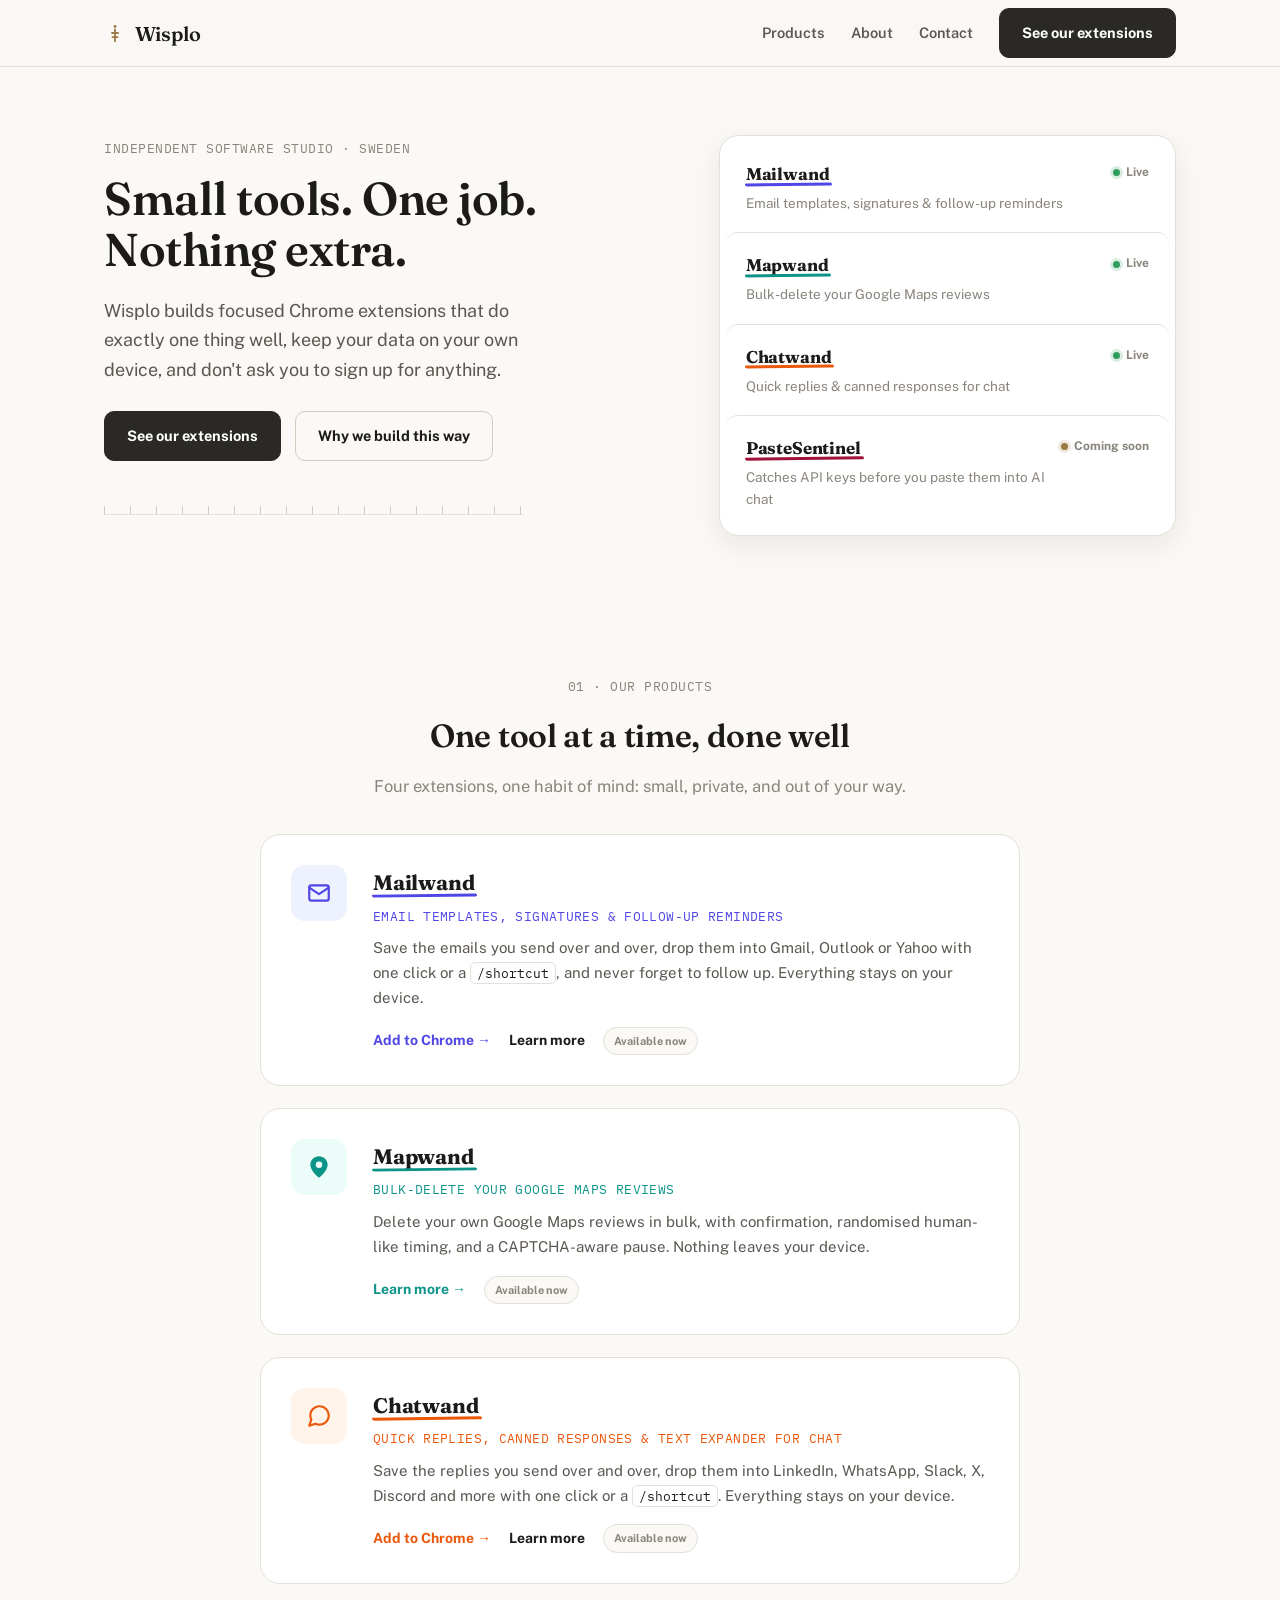
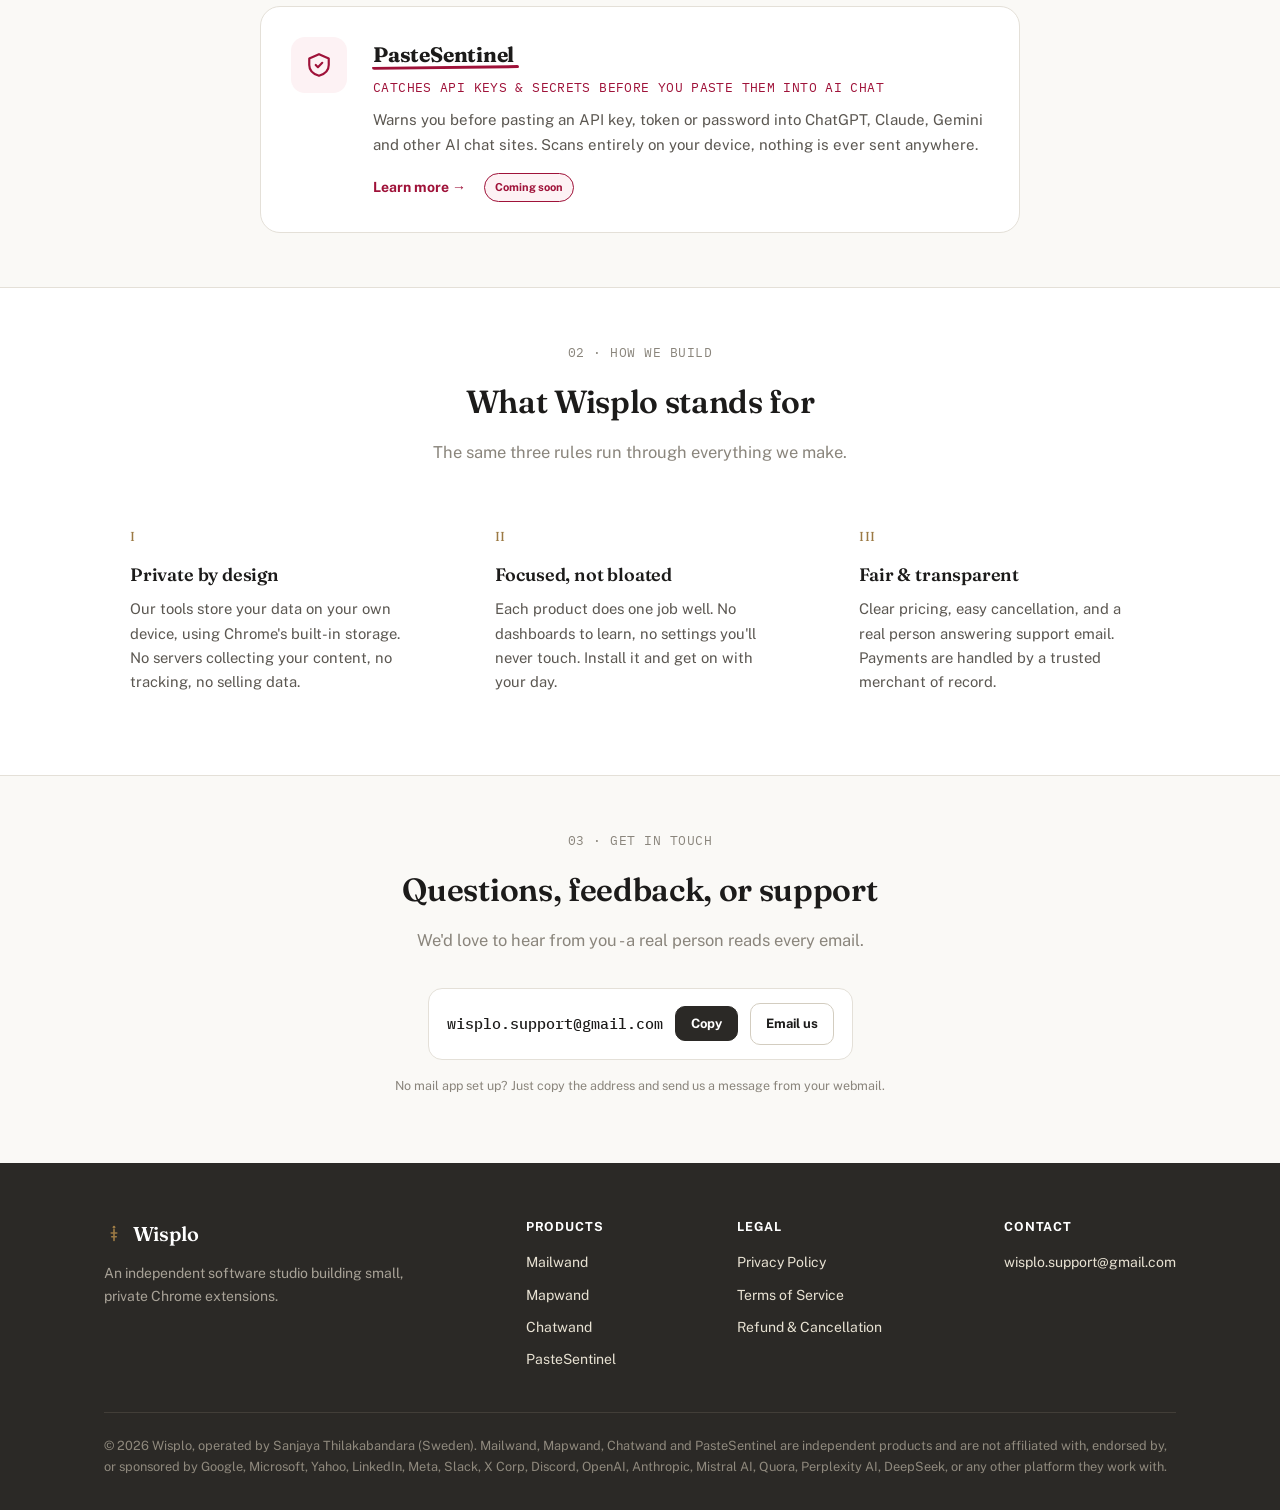
<file: index.html>
<!DOCTYPE html>
<html lang="en">
<head>
<meta charset="utf-8" />
<meta name="viewport" content="width=device-width, initial-scale=1" />
<title>Wisplo - Small, private Chrome extensions that stay on your device</title>
<meta name="description" content="Wisplo builds small, private Chrome extensions: Mailwand (email templates & reminders), Mapwand (bulk-delete Google Maps reviews) and Chatwand (quick replies for chat). No accounts, no servers." />
<meta name="keywords" content="Wisplo, Mailwand, Mapwand, Chatwand, Chrome extensions, email templates extension, quick reply extension, bulk delete Google Maps reviews, private browser extensions" />
<link rel="canonical" href="https://wisplo.github.io/" />

<meta property="og:type" content="website" />
<meta property="og:site_name" content="Wisplo" />
<meta property="og:title" content="Wisplo - Small, private Chrome extensions that stay on your device" />
<meta property="og:description" content="Mailwand, Mapwand and Chatwand: focused browser tools with no accounts, no tracking, and no data leaving your device." />
<meta property="og:url" content="https://wisplo.github.io/" />
<meta name="twitter:card" content="summary" />
<meta name="twitter:title" content="Wisplo - Small, private Chrome extensions" />
<meta name="twitter:description" content="Mailwand, Mapwand and Chatwand: focused browser tools with no accounts, no tracking, and no data leaving your device." />

<link rel="icon" href="data:image/svg+xml,%3Csvg xmlns='http://www.w3.org/2000/svg' viewBox='0 0 24 24' fill='none' stroke='%231c1b1a' stroke-width='2' stroke-linecap='round'%3E%3Ccircle cx='12' cy='5' r='1.6' fill='%231c1b1a' stroke='none'/%3E%3Cline x1='12' y1='8' x2='12' y2='21'/%3E%3Cline x1='8.7' y1='12' x2='15.3' y2='12'/%3E%3Cline x1='9.3' y1='16.5' x2='14.7' y2='16.5'/%3E%3C/svg%3E" />

<link rel="preconnect" href="https://fonts.googleapis.com" />
<link rel="preconnect" href="https://fonts.gstatic.com" crossorigin />
<link href="https://fonts.googleapis.com/css2?family=Fraunces:opsz,wght@9..144,500;9..144,600&family=Public+Sans:wght@400;500;600;700&family=IBM+Plex+Mono:wght@500&display=swap" rel="stylesheet" />
<link rel="stylesheet" href="styles.css" />

<script type="application/ld+json">
{
  "@context": "https://schema.org",
  "@type": "Organization",
  "name": "Wisplo",
  "url": "https://wisplo.github.io/",
  "email": "wisplo.support@gmail.com",
  "founder": { "@type": "Person", "name": "Sanjaya Thilakabandara" },
  "areaServed": "Worldwide",
  "sameAs": [
    "https://chromewebstore.google.com/detail/mailwand-%E2%80%94-email-template/bdbcpodclhigbdpkjklegboafaabkldg",
    "https://chromewebstore.google.com/detail/chatwand-quick-replies-ca/enoifickfoncepigjicllgffecklnncp"
  ]
}
</script>

<style>
  .hero { padding: 68px 0 var(--space-7); }
  .hero-grid {
    display: grid;
    grid-template-columns: 1.1fr 0.9fr;
    gap: 56px;
    align-items: start;
  }
  @media (max-width: 880px) {
    .hero-grid { grid-template-columns: 1fr; gap: 40px; }
  }
  .hero h1 {
    font-size: 46px;
    line-height: 1.12;
    margin: 0 0 20px;
    max-width: 560px;
  }
  .hero p.lead {
    font-size: 18px;
    max-width: 460px;
    margin: 0 0 26px;
  }
  @media (max-width: 560px) {
    .hero h1 { font-size: 34px; }
  }
  .roster {
    background: var(--paper-raised);
    border: 1px solid var(--hairline);
    border-radius: var(--radius-lg);
    padding: 6px;
    box-shadow: var(--shadow-md);
  }
  .roster-item {
    display: flex;
    align-items: flex-start;
    justify-content: space-between;
    gap: 14px;
    padding: 18px 20px;
    text-decoration: none;
    border-radius: 12px;
  }
  .roster-item + .roster-item {
    border-top: 1px solid var(--hairline);
  }
  .roster-item:hover {
    background: var(--paper);
    text-decoration: none;
  }
  .roster-item h3 {
    font-size: 17px;
    margin: 0 0 4px;
    color: var(--ink);
  }
  .roster-item p {
    margin: 0;
    font-size: 13.5px;
    color: var(--ink-faint);
  }
  .roster-status {
    display: flex;
    align-items: center;
    gap: 6px;
    font-size: 12px;
    font-weight: 700;
    color: var(--ink-faint);
    white-space: nowrap;
    margin-top: 3px;
  }
  .roster-status .dot {
    width: 7px;
    height: 7px;
    border-radius: 50%;
    background: #2f9e5c;
    box-shadow: 0 0 0 3px rgba(47, 158, 92, 0.18);
  }
  .roster-status--pending .dot {
    background: var(--studio-brass);
    box-shadow: 0 0 0 3px rgba(156, 122, 68, 0.18);
  }
  .products {
    display: grid;
    grid-template-columns: 1fr;
    gap: 22px;
    max-width: 760px;
    margin: 0 auto;
  }
  .product {
    display: grid;
    grid-template-columns: 60px 1fr;
    gap: 22px;
    border: 1px solid var(--hairline);
    border-radius: var(--radius-lg);
    padding: 30px;
    background: var(--paper-raised);
  }
  @media (max-width: 560px) {
    .product { grid-template-columns: 1fr; }
  }
  .product .logo {
    width: 56px;
    height: 56px;
    border-radius: 14px;
    display: flex;
    align-items: center;
    justify-content: center;
  }
  .product h3 {
    font-size: 21px;
    margin: 0 0 6px;
  }
  .product .tagline {
    font-family: var(--font-mono);
    font-size: 12.5px;
    text-transform: uppercase;
    letter-spacing: 0.03em;
    margin: 0 0 10px;
    color: var(--ink-faint);
  }
  .product p.desc {
    margin: 0 0 16px;
    font-size: 15px;
  }
  .product .links {
    display: flex;
    gap: 18px;
    align-items: center;
    font-size: 14px;
    font-weight: 700;
    flex-wrap: wrap;
  }
  .product .links a {
    text-decoration: none;
  }
  .values {
    display: grid;
    grid-template-columns: repeat(3, 1fr);
    gap: 22px;
  }
  @media (max-width: 720px) {
    .values { grid-template-columns: 1fr; }
  }
  .val {
    padding: 26px;
  }
  .val .num {
    font-family: var(--font-display);
    font-size: 13px;
    color: var(--studio-brass);
    margin-bottom: 12px;
    letter-spacing: 0.02em;
  }
  .val h3 {
    font-size: 18px;
    margin: 0 0 8px;
  }
  .val p {
    margin: 0;
    font-size: 14.75px;
  }
  .contact-card {
    display: inline-flex;
    align-items: center;
    gap: 12px;
    border: 1px solid var(--hairline);
    border-radius: 14px;
    padding: 14px 18px;
    background: var(--paper-raised);
    flex-wrap: wrap;
    justify-content: center;
  }
  .contact-card span.addr {
    font-family: var(--font-mono);
    font-weight: 500;
    color: var(--ink);
    font-size: 15px;
  }
</style>
</head>
<body>

<header class="nav">
  <div class="wrap nav-inner">
    <a class="brand" href="index.html">
      <svg viewBox="0 0 24 24" width="22" height="22" fill="none" stroke="currentColor" stroke-width="2" stroke-linecap="round"><circle cx="12" cy="5" r="1.6" fill="currentColor" stroke="none"/><line x1="12" y1="8" x2="12" y2="21"/><line x1="8.7" y1="12" x2="15.3" y2="12"/><line x1="9.3" y1="16.5" x2="14.7" y2="16.5"/></svg>
      Wisplo
    </a>
    <nav class="nav-links">
      <a href="#products">Products</a>
      <a href="#about">About</a>
      <a href="#contact">Contact</a>
      <a class="btn" href="#products">See our extensions</a>
    </nav>
  </div>
</header>

<section class="hero">
  <div class="wrap hero-grid">
    <div>
      <span class="eyebrow">Independent software studio &middot; Sweden</span>
      <h1>Small tools. One job. Nothing extra.</h1>
      <p class="lead">Wisplo builds focused Chrome extensions that do exactly one thing well, keep your data on your own device, and don't ask you to sign up for anything.</p>
      <div style="display:flex; gap:14px; flex-wrap:wrap;">
        <a class="btn" href="#products">See our extensions</a>
        <a class="btn ghost" href="#about">Why we build this way</a>
      </div>
      <div class="tick-rule" style="margin-top:44px; max-width:420px;"></div>
    </div>

    <div class="roster">
      <a class="roster-item" href="mailwand.html">
        <div>
          <h3><span class="mark mark--mailwand">Mailwand</span></h3>
          <p>Email templates, signatures &amp; follow-up reminders</p>
        </div>
        <span class="roster-status"><span class="dot"></span>Live</span>
      </a>
      <a class="roster-item" href="mapwand.html">
        <div>
          <h3><span class="mark mark--mapwand">Mapwand</span></h3>
          <p>Bulk-delete your Google Maps reviews</p>
        </div>
        <span class="roster-status"><span class="dot"></span>Live</span>
      </a>
      <a class="roster-item" href="chatwand.html">
        <div>
          <h3><span class="mark mark--chatwand">Chatwand</span></h3>
          <p>Quick replies &amp; canned responses for chat</p>
        </div>
        <span class="roster-status"><span class="dot"></span>Live</span>
      </a>
      <a class="roster-item" href="pastesentinel.html">
        <div>
          <h3><span class="mark mark--pastesentinel">PasteSentinel</span></h3>
          <p>Catches API keys before you paste them into AI chat</p>
        </div>
        <span class="roster-status roster-status--pending"><span class="dot"></span>Coming soon</span>
      </a>
    </div>
  </div>
</section>

<section id="products">
  <div class="wrap">
    <span class="eyebrow" style="display:flex; justify-content:center;">01 &middot; Our products</span>
    <h2 class="sec">One tool at a time, done well</h2>
    <p class="sub">Four extensions, one habit of mind: small, private, and out of your way.</p>

    <div class="products">
      <div class="product">
        <div class="logo" style="background:var(--mailwand-soft);">
          <svg viewBox="0 0 24 24" width="26" height="26" fill="none" stroke="var(--mailwand)" stroke-width="2" stroke-linecap="round" stroke-linejoin="round"><rect x="3" y="5" width="18" height="14" rx="2"/><path d="m3 7 9 6 9-6"/></svg>
        </div>
        <div>
          <h3><span class="mark mark--mailwand">Mailwand</span></h3>
          <p class="tagline" style="color:var(--mailwand);">Email templates, signatures &amp; follow-up reminders</p>
          <p class="desc">Save the emails you send over and over, drop them into Gmail, Outlook or Yahoo with one click or a <code>/shortcut</code>, and never forget to follow up. Everything stays on your device.</p>
          <div class="links">
            <a href="https://chromewebstore.google.com/detail/mailwand-%E2%80%94-email-template/bdbcpodclhigbdpkjklegboafaabkldg" target="_blank" rel="noopener" style="color:var(--mailwand);">Add to Chrome &rarr;</a>
            <a href="mailwand.html" style="color:var(--ink);">Learn more</a>
            <span class="badge">Available now</span>
          </div>
        </div>
      </div>

      <div class="product">
        <div class="logo" style="background:var(--mapwand-soft);">
          <svg viewBox="0 0 24 24" width="26" height="26" fill="var(--mapwand)"><path d="M12 2C7.6 2 4 5.6 4 10c0 4.4 5.2 10 8 12 2.8-2 8-7.6 8-12 0-4.4-3.6-8-8-8zm0 11a3 3 0 110-6 3 3 0 010 6z"/></svg>
        </div>
        <div>
          <h3><span class="mark mark--mapwand">Mapwand</span></h3>
          <p class="tagline" style="color:var(--mapwand);">Bulk-delete your Google Maps reviews</p>
          <p class="desc">Delete your own Google Maps reviews in bulk, with confirmation, randomised human-like timing, and a CAPTCHA-aware pause. Nothing leaves your device.</p>
          <div class="links">
            <a href="mapwand.html" style="color:var(--mapwand);">Learn more &rarr;</a>
            <span class="badge">Available now</span>
          </div>
        </div>
      </div>

      <div class="product">
        <div class="logo" style="background:var(--chatwand-soft);">
          <svg viewBox="0 0 24 24" width="26" height="26" fill="none" stroke="var(--chatwand)" stroke-width="2" stroke-linecap="round" stroke-linejoin="round"><path d="M21 11.5a8.38 8.38 0 0 1-.9 3.8 8.5 8.5 0 0 1-7.6 4.7 8.38 8.38 0 0 1-3.8-.9L3 21l1.9-5.7a8.38 8.38 0 0 1-.9-3.8 8.5 8.5 0 0 1 4.7-7.6 8.38 8.38 0 0 1 3.8-.9h.5a8.48 8.48 0 0 1 8 8v.5z"/></svg>
        </div>
        <div>
          <h3><span class="mark mark--chatwand">Chatwand</span></h3>
          <p class="tagline" style="color:var(--chatwand);">Quick replies, canned responses &amp; text expander for chat</p>
          <p class="desc">Save the replies you send over and over, drop them into LinkedIn, WhatsApp, Slack, X, Discord and more with one click or a <code>/shortcut</code>. Everything stays on your device.</p>
          <div class="links">
            <a href="https://chromewebstore.google.com/detail/chatwand-quick-replies-ca/enoifickfoncepigjicllgffecklnncp" target="_blank" rel="noopener" style="color:var(--chatwand);">Add to Chrome &rarr;</a>
            <a href="chatwand.html" style="color:var(--ink);">Learn more</a>
            <span class="badge">Available now</span>
          </div>
        </div>
      </div>

      <div class="product">
        <div class="logo" style="background:var(--pastesentinel-soft);">
          <svg viewBox="0 0 24 24" width="26" height="26" fill="none" stroke="var(--pastesentinel)" stroke-width="2" stroke-linecap="round" stroke-linejoin="round"><path d="M12 2 3 6v6c0 5 4 8.5 9 10 5-1.5 9-5 9-10V6z"/><path d="m9 12 2 2 4-4"/></svg>
        </div>
        <div>
          <h3><span class="mark mark--pastesentinel">PasteSentinel</span></h3>
          <p class="tagline" style="color:var(--pastesentinel);">Catches API keys &amp; secrets before you paste them into AI chat</p>
          <p class="desc">Warns you before pasting an API key, token or password into ChatGPT, Claude, Gemini and other AI chat sites. Scans entirely on your device, nothing is ever sent anywhere.</p>
          <div class="links">
            <a href="pastesentinel.html" style="color:var(--pastesentinel);">Learn more &rarr;</a>
            <span class="badge" style="color:var(--pastesentinel); border-color:var(--pastesentinel); background:var(--pastesentinel-soft);">Coming soon</span>
          </div>
        </div>
      </div>
    </div>
  </div>
</section>

<section id="about" class="alt">
  <div class="wrap">
    <span class="eyebrow" style="display:flex; justify-content:center;">02 &middot; How we build</span>
    <h2 class="sec">What Wisplo stands for</h2>
    <p class="sub">The same three rules run through everything we make.</p>
    <div class="values">
      <div class="val">
        <div class="num">I</div>
        <h3>Private by design</h3>
        <p>Our tools store your data on your own device, using Chrome's built-in storage. No servers collecting your content, no tracking, no selling data.</p>
      </div>
      <div class="val">
        <div class="num">II</div>
        <h3>Focused, not bloated</h3>
        <p>Each product does one job well. No dashboards to learn, no settings you'll never touch. Install it and get on with your day.</p>
      </div>
      <div class="val">
        <div class="num">III</div>
        <h3>Fair &amp; transparent</h3>
        <p>Clear pricing, easy cancellation, and a real person answering support email. Payments are handled by a trusted merchant of record.</p>
      </div>
    </div>
  </div>
</section>

<section id="contact">
  <div class="wrap" style="text-align:center;">
    <span class="eyebrow" style="display:flex; justify-content:center;">03 &middot; Get in touch</span>
    <h2 class="sec">Questions, feedback, or support</h2>
    <p class="sub">We'd love to hear from you - a real person reads every email.</p>
    <div class="contact-card">
      <span class="addr" id="contactEmail">wisplo.support@gmail.com</span>
      <button id="copyEmail" class="btn" style="padding:9px 15px; font-size:13px;">Copy</button>
      <a class="btn ghost" style="padding:9px 15px; font-size:13px;" href="mailto:wisplo.support@gmail.com">Email us</a>
    </div>
    <p style="font-size:12.5px; color:var(--ink-faint); margin-top:16px;">No mail app set up? Just copy the address and send us a message from your webmail.</p>
  </div>
</section>

<footer class="site">
  <div class="wrap">
    <div class="cols">
      <div style="max-width:300px;">
        <div class="brand" style="display:flex; align-items:center; gap:9px; margin-bottom:12px;">
          <svg viewBox="0 0 24 24" width="20" height="20" fill="none" stroke="currentColor" stroke-width="2" stroke-linecap="round"><circle cx="12" cy="5" r="1.6" fill="currentColor" stroke="none"/><line x1="12" y1="8" x2="12" y2="21"/><line x1="8.7" y1="12" x2="15.3" y2="12"/><line x1="9.3" y1="16.5" x2="14.7" y2="16.5"/></svg>
          Wisplo
        </div>
        <p style="margin:0; color:#a8a297;">An independent software studio building small, private Chrome extensions.</p>
      </div>
      <div>
        <h4>Products</h4>
        <ul>
          <li><a href="mailwand.html">Mailwand</a></li>
          <li><a href="mapwand.html">Mapwand</a></li>
          <li><a href="chatwand.html">Chatwand</a></li>
          <li><a href="pastesentinel.html">PasteSentinel</a></li>
        </ul>
      </div>
      <div>
        <h4>Legal</h4>
        <ul>
          <li><a href="privacy-policy.html">Privacy Policy</a></li>
          <li><a href="terms.html">Terms of Service</a></li>
          <li><a href="refund.html">Refund &amp; Cancellation</a></li>
        </ul>
      </div>
      <div>
        <h4>Contact</h4>
        <ul>
          <li><a href="mailto:wisplo.support@gmail.com">wisplo.support@gmail.com</a></li>
        </ul>
      </div>
    </div>
    <div class="legal">
      &copy; <span id="yr">2026</span> Wisplo, operated by Sanjaya Thilakabandara (Sweden). Mailwand, Mapwand, Chatwand and PasteSentinel are independent products and are not affiliated with, endorsed by, or sponsored by Google, Microsoft, Yahoo, LinkedIn, Meta, Slack, X Corp, Discord, OpenAI, Anthropic, Mistral AI, Quora, Perplexity AI, DeepSeek, or any other platform they work with.
    </div>
  </div>
</footer>

<script>
  document.getElementById('yr').textContent = new Date().getFullYear();
  const copyBtn = document.getElementById('copyEmail');
  if (copyBtn) {
    copyBtn.addEventListener('click', () => {
      navigator.clipboard.writeText('wisplo.support@gmail.com').then(() => {
        const original = copyBtn.textContent;
        copyBtn.textContent = 'Copied';
        setTimeout(() => { copyBtn.textContent = original; }, 1600);
      });
    });
  }
</script>

</body>
</html>
</file>
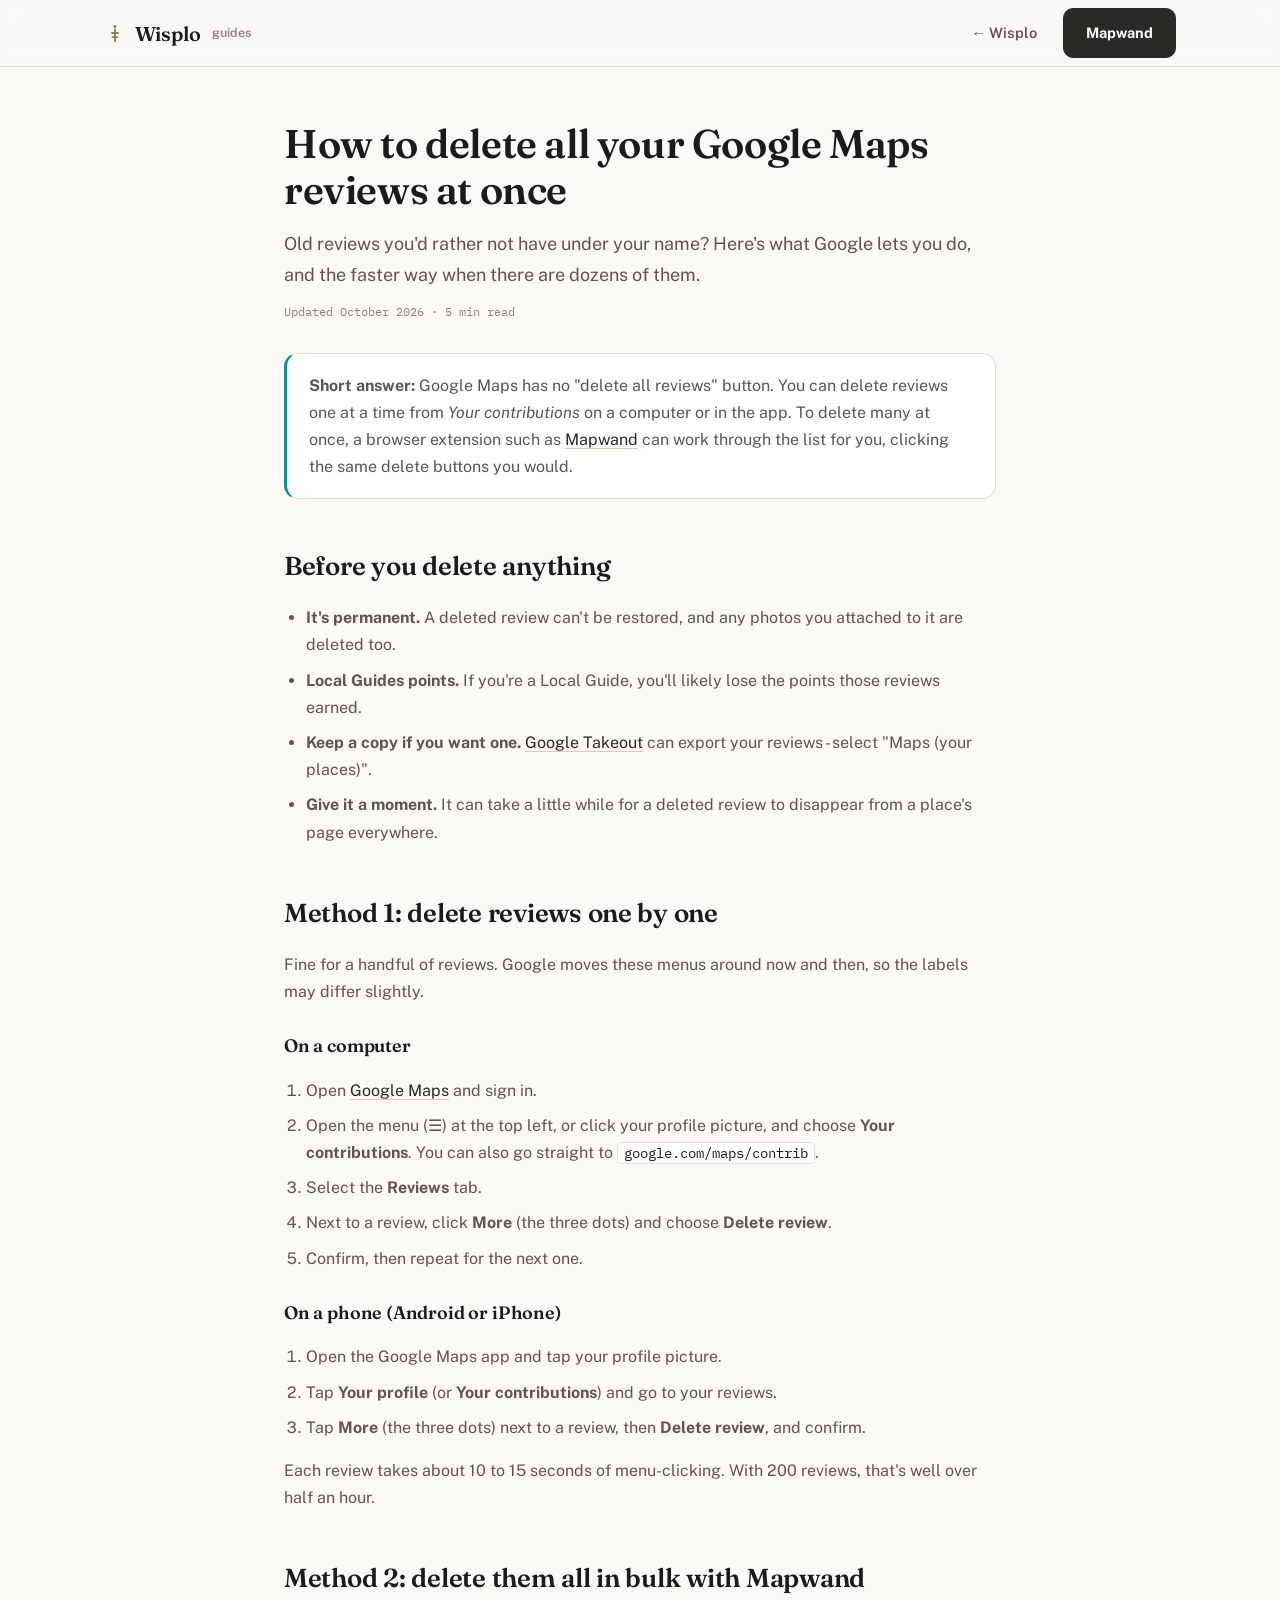
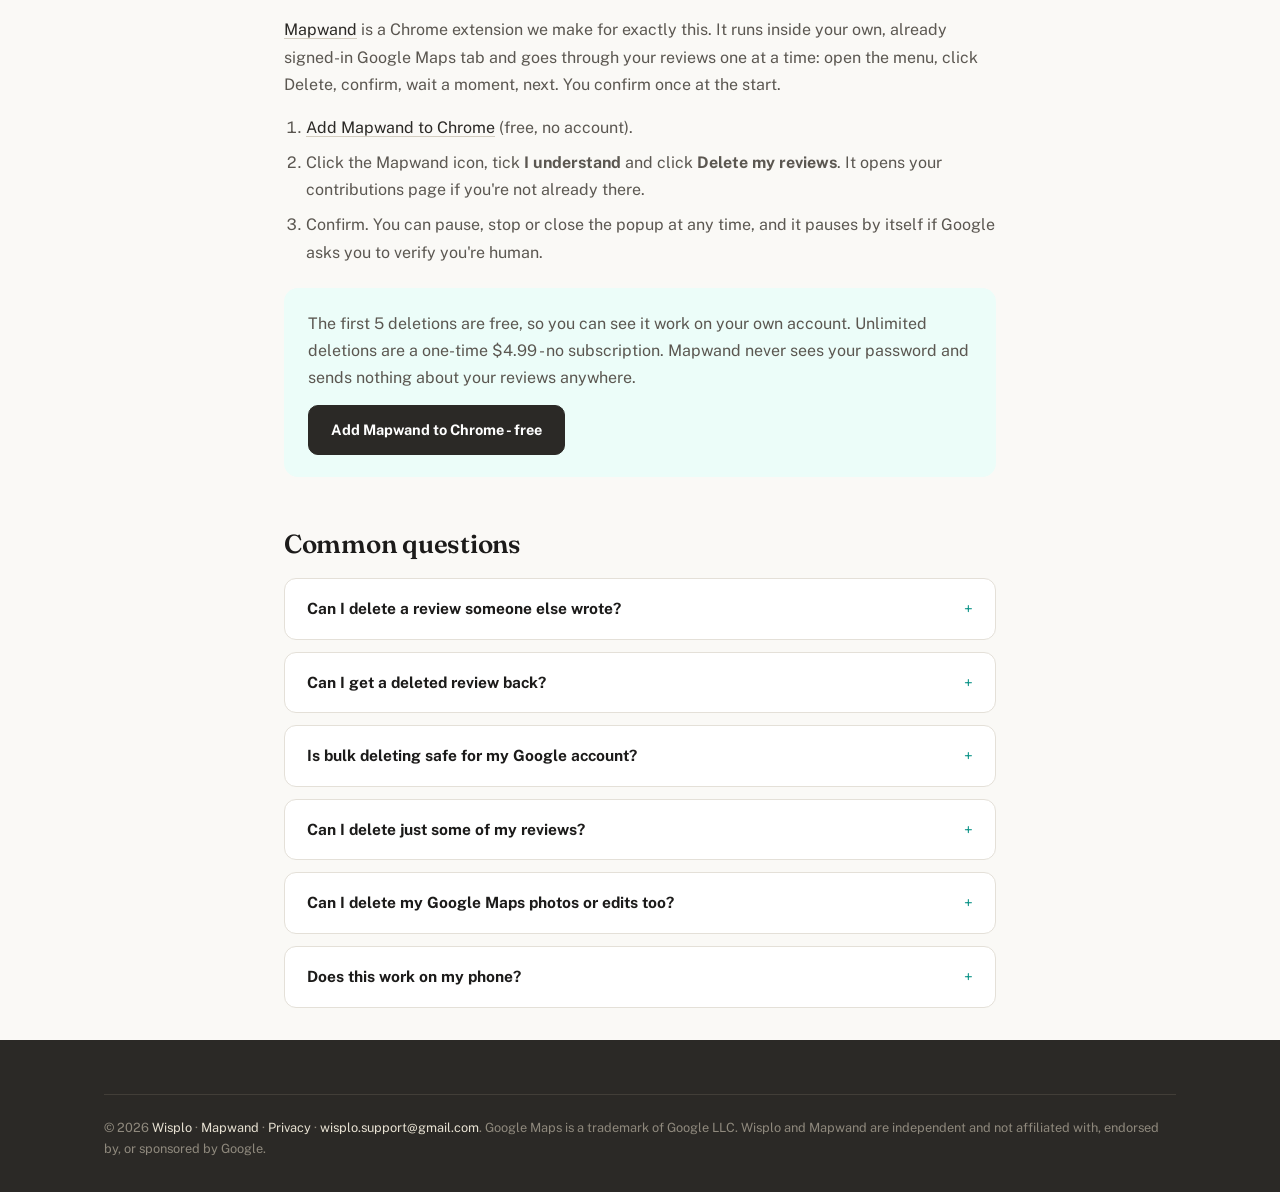
<file: delete-google-maps-reviews.html>
<!DOCTYPE html>
<html lang="en">
<head>
<meta charset="utf-8" />
<meta name="viewport" content="width=device-width, initial-scale=1" />
<title>How to Delete All Your Google Maps Reviews at Once (2026)</title>
<meta name="description" content="Google Maps has no delete-all button. Here's how to delete your Google Maps reviews one by one on desktop or phone - and how to remove all of them in bulk." />
<link rel="canonical" href="https://wisplo.github.io/delete-google-maps-reviews.html" />

<meta property="og:type" content="article" />
<meta property="og:site_name" content="Wisplo" />
<meta property="og:title" content="How to delete all your Google Maps reviews at once" />
<meta property="og:description" content="There's no delete-all button in Google Maps. The manual way, and the bulk way." />
<meta property="og:url" content="https://wisplo.github.io/delete-google-maps-reviews.html" />
<meta name="twitter:card" content="summary" />

<link rel="icon" href="data:image/svg+xml,%3Csvg xmlns='http://www.w3.org/2000/svg' viewBox='0 0 24 24' fill='%230d9488'%3E%3Cpath d='M12 2C7.6 2 4 5.6 4 10c0 4.4 5.2 10 8 12 2.8-2 8-7.6 8-12 0-4.4-3.6-8-8-8zm0 11a3 3 0 110-6 3 3 0 010 6z'/%3E%3C/svg%3E" />
<link rel="preconnect" href="https://fonts.googleapis.com" />
<link rel="preconnect" href="https://fonts.gstatic.com" crossorigin />
<link href="https://fonts.googleapis.com/css2?family=Fraunces:opsz,wght@9..144,500;9..144,600&family=Public+Sans:wght@400;500;600;700&family=IBM+Plex+Mono:wght@500&display=swap" rel="stylesheet" />
<link rel="stylesheet" href="styles.css" />

<script type="application/ld+json">
{
  "@context": "https://schema.org",
  "@type": "Article",
  "headline": "How to delete all your Google Maps reviews at once",
  "dateModified": "2026-10-29",
  "author": { "@type": "Organization", "name": "Wisplo" },
  "publisher": { "@type": "Organization", "name": "Wisplo" },
  "mainEntityOfPage": "https://wisplo.github.io/delete-google-maps-reviews.html"
}
</script>

<style>
  body { --accent: var(--mapwand); --accent-soft: var(--mapwand-soft); }
  .article { padding: 54px 0 20px; }
  .article h1 { font-size: 40px; line-height: 1.15; margin: 0 0 16px; }
  @media (max-width: 640px) { .article h1 { font-size: 30px; } }
  .article .lead { font-size: 18px; color: var(--ink-soft); margin: 0 0 8px; }
  .article .meta { font-family: var(--font-mono); font-size: 12px; color: var(--ink-faint); margin-bottom: 30px; }
  .article h2 { font-size: 26px; margin: 46px 0 12px; }
  .article h3 { font-size: 18px; margin: 26px 0 8px; }
  .article p, .article li { font-size: 16px; line-height: 1.7; }
  .article ol, .article ul { padding-left: 22px; }
  .article li { margin-bottom: 8px; }
  .answer { background: var(--paper-raised); border: 1px solid var(--hairline); border-left: 3px solid var(--accent); border-radius: 14px; padding: 18px 22px; margin: 0 0 10px; }
  .answer p { margin: 0; }
  .cta-inline { background: var(--accent-soft); border-radius: 14px; padding: 22px 24px; margin: 22px 0; }
  .cta-inline p { margin: 0 0 14px; }
</style>
</head>
<body>

<header class="nav">
  <div class="wrap nav-inner">
    <a class="brand" href="index.html">
      <svg viewBox="0 0 24 24" width="22" height="22" fill="none" stroke="currentColor" stroke-width="2" stroke-linecap="round"><circle cx="12" cy="5" r="1.6" fill="currentColor" stroke="none"/><line x1="12" y1="8" x2="12" y2="21"/><line x1="8.7" y1="12" x2="15.3" y2="12"/><line x1="9.3" y1="16.5" x2="14.7" y2="16.5"/></svg>
      Wisplo <small>guides</small>
    </a>
    <nav class="nav-links">
      <a class="nav-home" href="index.html">&larr; Wisplo</a>
      <a class="btn" href="mapwand.html">Mapwand</a>
    </nav>
  </div>
</header>

<main class="article">
  <div class="wrap wrap--narrow">
    <h1>How to delete all your Google Maps reviews at once</h1>
    <p class="lead">Old reviews you'd rather not have under your name? Here's what Google lets you do, and the faster way when there are dozens of them.</p>
    <p class="meta">Updated October 2026 &middot; 5 min read</p>

    <div class="answer">
      <p><strong>Short answer:</strong> Google Maps has no "delete all reviews" button. You can delete reviews one at a time from <em>Your contributions</em> on a computer or in the app. To delete many at once, a browser extension such as <a href="mapwand.html">Mapwand</a> can work through the list for you, clicking the same delete buttons you would.</p>
    </div>

    <h2>Before you delete anything</h2>
    <ul>
      <li><strong>It's permanent.</strong> A deleted review can't be restored, and any photos you attached to it are deleted too.</li>
      <li><strong>Local Guides points.</strong> If you're a Local Guide, you'll likely lose the points those reviews earned.</li>
      <li><strong>Keep a copy if you want one.</strong> <a href="https://takeout.google.com/" target="_blank" rel="noopener">Google Takeout</a> can export your reviews - select "Maps (your places)".</li>
      <li><strong>Give it a moment.</strong> It can take a little while for a deleted review to disappear from a place's page everywhere.</li>
    </ul>

    <h2>Method 1: delete reviews one by one</h2>
    <p>Fine for a handful of reviews. Google moves these menus around now and then, so the labels may differ slightly.</p>

    <h3>On a computer</h3>
    <ol>
      <li>Open <a href="https://www.google.com/maps" target="_blank" rel="noopener">Google Maps</a> and sign in.</li>
      <li>Open the menu (&#9776;) at the top left, or click your profile picture, and choose <strong>Your contributions</strong>. You can also go straight to <code>google.com/maps/contrib</code>.</li>
      <li>Select the <strong>Reviews</strong> tab.</li>
      <li>Next to a review, click <strong>More</strong> (the three dots) and choose <strong>Delete review</strong>.</li>
      <li>Confirm, then repeat for the next one.</li>
    </ol>

    <h3>On a phone (Android or iPhone)</h3>
    <ol>
      <li>Open the Google Maps app and tap your profile picture.</li>
      <li>Tap <strong>Your profile</strong> (or <strong>Your contributions</strong>) and go to your reviews.</li>
      <li>Tap <strong>More</strong> (the three dots) next to a review, then <strong>Delete review</strong>, and confirm.</li>
    </ol>
    <p>Each review takes about 10 to 15 seconds of menu-clicking. With 200 reviews, that's well over half an hour.</p>

    <h2>Method 2: delete them all in bulk with Mapwand</h2>
    <p><a href="mapwand.html">Mapwand</a> is a Chrome extension we make for exactly this. It runs inside your own, already signed-in Google Maps tab and goes through your reviews one at a time: open the menu, click Delete, confirm, wait a moment, next. You confirm once at the start.</p>
    <ol>
      <li><a href="https://chromewebstore.google.com/detail/nlddbgkldhblkbikdkojeboihaphehck?utm_source=wisplo-site&amp;utm_medium=website&amp;utm_campaign=guide" target="_blank" rel="noopener">Add Mapwand to Chrome</a> (free, no account).</li>
      <li>Click the Mapwand icon, tick <strong>I understand</strong> and click <strong>Delete my reviews</strong>. It opens your contributions page if you're not already there.</li>
      <li>Confirm. You can pause, stop or close the popup at any time, and it pauses by itself if Google asks you to verify you're human.</li>
    </ol>
    <div class="cta-inline">
      <p>The first 5 deletions are free, so you can see it work on your own account. Unlimited deletions are a one-time $4.99 - no subscription. Mapwand never sees your password and sends nothing about your reviews anywhere.</p>
      <a class="btn" href="https://chromewebstore.google.com/detail/nlddbgkldhblkbikdkojeboihaphehck?utm_source=wisplo-site&amp;utm_medium=website&amp;utm_campaign=guide" target="_blank" rel="noopener">Add Mapwand to Chrome - free</a>
    </div>

    <h2>Common questions</h2>
    <div class="faq" style="margin:0;">
      <details>
        <summary>Can I delete a review someone else wrote?</summary>
        <div class="a">No - only the account that wrote a review can delete it, and that includes Mapwand, which only works on your own reviews. If you own a business and a review breaks Google's content policies, you can report it from your Google Business Profile.</div>
      </details>
      <details>
        <summary>Can I get a deleted review back?</summary>
        <div class="a">No. Google has no undo for deleted reviews, so export a copy with Google Takeout first if you might want them later.</div>
      </details>
      <details>
        <summary>Is bulk deleting safe for my Google account?</summary>
        <div class="a">You're only removing your own content, the same way you would by hand. Mapwand adds randomised pauses between deletions and stops if Google shows a verification step. Any automated activity on Google services carries some risk, though, so if you have hundreds of reviews, splitting them across a few sittings is the gentlest approach.</div>
      </details>
      <details>
        <summary>Can I delete just some of my reviews?</summary>
        <div class="a">By hand, yes - pick any review and delete it. Mapwand currently works from the top of your list down, and you can stop it at any point.</div>
      </details>
      <details>
        <summary>Can I delete my Google Maps photos or edits too?</summary>
        <div class="a">Yes, by hand, from the Photos and Edits tabs of Your contributions. Mapwand deletes reviews only (including photos attached to a review); it doesn't handle stand-alone photos or edits yet.</div>
      </details>
      <details>
        <summary>Does this work on my phone?</summary>
        <div class="a">The manual method does. Mapwand is a desktop browser extension for Chrome (and Chromium-based browsers such as Edge) on Windows, Mac, Linux and ChromeOS.</div>
      </details>
    </div>
  </div>
</main>

<footer class="site">
  <div class="wrap">
    <div class="legal">
      &copy; <span id="yr">2026</span> <a href="index.html">Wisplo</a> &middot; <a href="mapwand.html">Mapwand</a> &middot; <a href="privacy-policy.html">Privacy</a> &middot; <a href="mailto:wisplo.support@gmail.com">wisplo.support@gmail.com</a>. Google Maps is a trademark of Google LLC. Wisplo and Mapwand are independent and not affiliated with, endorsed by, or sponsored by Google.
    </div>
  </div>
  <script>document.getElementById('yr').textContent = new Date().getFullYear();</script>
</footer>

</body>
</html>
</file>
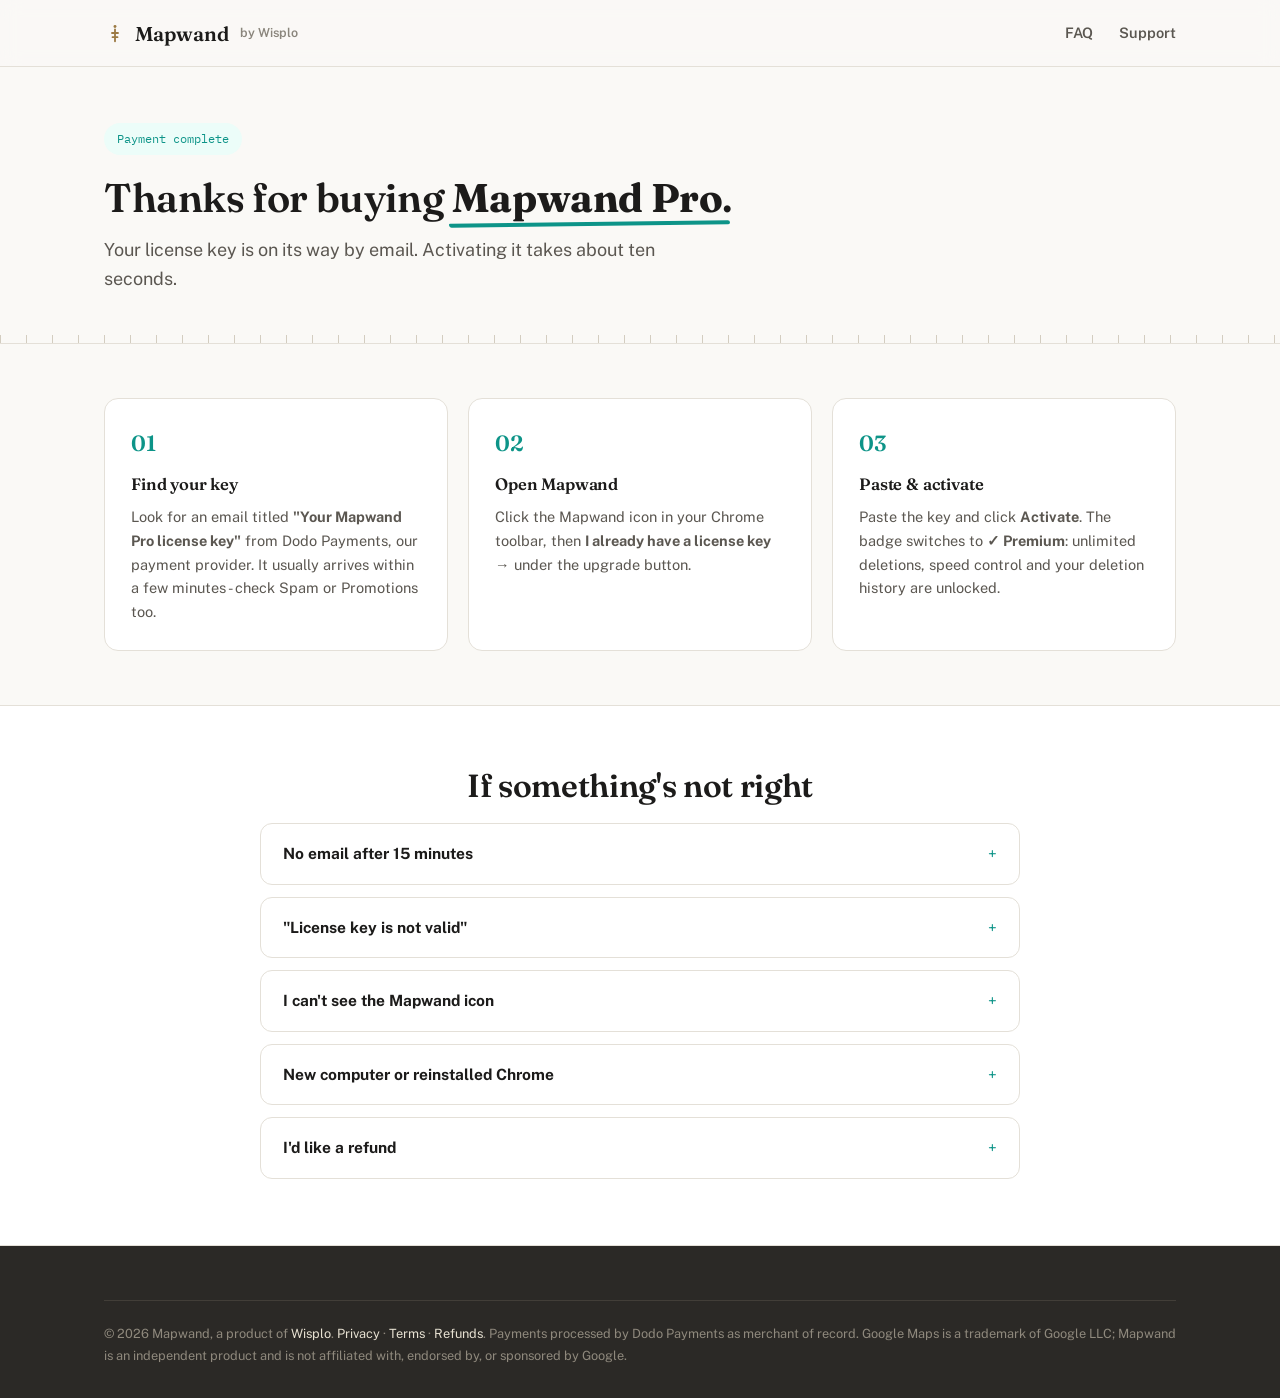
<file: mapwand-thanks.html>
<!DOCTYPE html>
<html lang="en">
<head>
<meta charset="utf-8" />
<meta name="viewport" content="width=device-width, initial-scale=1" />
<title>Thanks for Buying Mapwand Pro - Activate Your Key</title>
<meta name="description" content="How to activate your Mapwand Pro license key in three steps." />
<meta name="robots" content="noindex" />
<link rel="canonical" href="https://wisplo.github.io/mapwand-thanks.html" />
<link rel="icon" href="data:image/svg+xml,%3Csvg xmlns='http://www.w3.org/2000/svg' viewBox='0 0 24 24' fill='%230d9488'%3E%3Cpath d='M12 2C7.6 2 4 5.6 4 10c0 4.4 5.2 10 8 12 2.8-2 8-7.6 8-12 0-4.4-3.6-8-8-8zm0 11a3 3 0 110-6 3 3 0 010 6z'/%3E%3C/svg%3E" />
<link rel="preconnect" href="https://fonts.googleapis.com" />
<link rel="preconnect" href="https://fonts.gstatic.com" crossorigin />
<link href="https://fonts.googleapis.com/css2?family=Fraunces:opsz,wght@9..144,500;9..144,600&family=Public+Sans:wght@400;500;600;700&family=IBM+Plex+Mono:wght@500&display=swap" rel="stylesheet" />
<link rel="stylesheet" href="styles.css" />
<style>
  body { --accent: var(--mapwand); --accent-soft: var(--mapwand-soft); }
  .hero { padding: 56px 0 40px; }
  .hero h1 { font-size: 40px; line-height: 1.15; margin: 0 0 14px; }
  .hero p.lead { font-size: 18px; max-width: 620px; margin: 0; }
  @media (max-width: 640px) { .hero h1 { font-size: 31px; } }
  .pill { display: inline-block; font-family: var(--font-mono); font-size: 12px; color: var(--accent); background: var(--accent-soft); padding: 6px 13px; border-radius: 999px; margin-bottom: 20px; }
</style>
</head>
<body>

<header class="nav">
  <div class="wrap nav-inner">
    <a class="brand" href="mapwand.html">
      <svg viewBox="0 0 24 24" width="22" height="22" fill="none" stroke="currentColor" stroke-width="2" stroke-linecap="round"><circle cx="12" cy="5" r="1.6" fill="currentColor" stroke="none"/><line x1="12" y1="8" x2="12" y2="21"/><line x1="8.7" y1="12" x2="15.3" y2="12"/><line x1="9.3" y1="16.5" x2="14.7" y2="16.5"/></svg>
      Mapwand <small>by Wisplo</small>
    </a>
    <nav class="nav-links">
      <a href="mapwand.html#faq">FAQ</a>
      <a href="mailto:wisplo.support@gmail.com">Support</a>
    </nav>
  </div>
</header>

<section class="hero">
  <div class="wrap">
    <span class="pill">Payment complete</span>
    <h1>Thanks for buying <span class="mark mark--mapwand">Mapwand Pro</span>.</h1>
    <p class="lead">Your license key is on its way by email. Activating it takes about ten seconds.</p>
  </div>
</section>

<div class="tick-rule"></div>

<section>
  <div class="wrap">
    <div class="steps">
      <div class="step">
        <div class="n">01</div>
        <h3>Find your key</h3>
        <p>Look for an email titled <strong>"Your Mapwand Pro license key"</strong> from Dodo Payments, our payment provider. It usually arrives within a few minutes - check Spam or Promotions too.</p>
      </div>
      <div class="step">
        <div class="n">02</div>
        <h3>Open Mapwand</h3>
        <p>Click the Mapwand icon in your Chrome toolbar, then <strong>I already have a license key &rarr;</strong> under the upgrade button.</p>
      </div>
      <div class="step">
        <div class="n">03</div>
        <h3>Paste &amp; activate</h3>
        <p>Paste the key and click <strong>Activate</strong>. The badge switches to <strong>&#10003; Premium</strong>: unlimited deletions, speed control and your deletion history are unlocked.</p>
      </div>
    </div>
  </div>
</section>

<section id="help" class="alt">
  <div class="wrap">
    <h2 class="sec">If something's not right</h2>
    <div class="faq">
      <details>
        <summary>No email after 15 minutes</summary>
        <div class="a">Check Spam and Promotions first. Still nothing? Email <a href="mailto:wisplo.support@gmail.com?subject=Mapwand%20Pro%3A%20license%20key%20not%20received">wisplo.support@gmail.com</a> from the address you paid with, and we'll send your key manually.</div>
      </details>
      <details>
        <summary>"License key is not valid"</summary>
        <div class="a">Copy the whole key from the email, with no spaces before or after it, and try again. If it still fails, email us the key and we'll check it with Dodo Payments.</div>
      </details>
      <details>
        <summary>I can't see the Mapwand icon</summary>
        <div class="a">Click the puzzle-piece icon at the top right of Chrome and pin Mapwand. If it isn't listed there, the extension isn't installed in this browser yet - <a href="https://chromewebstore.google.com/detail/nlddbgkldhblkbikdkojeboihaphehck?utm_source=wisplo-site&amp;utm_medium=website&amp;utm_campaign=thanks-page" target="_blank" rel="noopener">get it from the Chrome Web Store</a>.</div>
      </details>
      <details>
        <summary>New computer or reinstalled Chrome</summary>
        <div class="a">Your key is stored only in your browser, so after reinstalling just paste the same key from your email again.</div>
      </details>
      <details>
        <summary>I'd like a refund</summary>
        <div class="a">See our <a href="refund.html">Refund &amp; Cancellation Policy</a>, or just email us.</div>
      </details>
    </div>
  </div>
</section>

<footer class="site">
  <div class="wrap">
    <div class="legal">
      &copy; <span id="yr">2026</span> Mapwand, a product of <a href="index.html">Wisplo</a>. <a href="privacy-policy.html">Privacy</a> &middot; <a href="terms.html">Terms</a> &middot; <a href="refund.html">Refunds</a>. Payments processed by Dodo Payments as merchant of record. Google Maps is a trademark of Google LLC; Mapwand is an independent product and is not affiliated with, endorsed by, or sponsored by Google.
    </div>
  </div>
  <script>document.getElementById('yr').textContent = new Date().getFullYear();</script>
</footer>

</body>
</html>
</file>
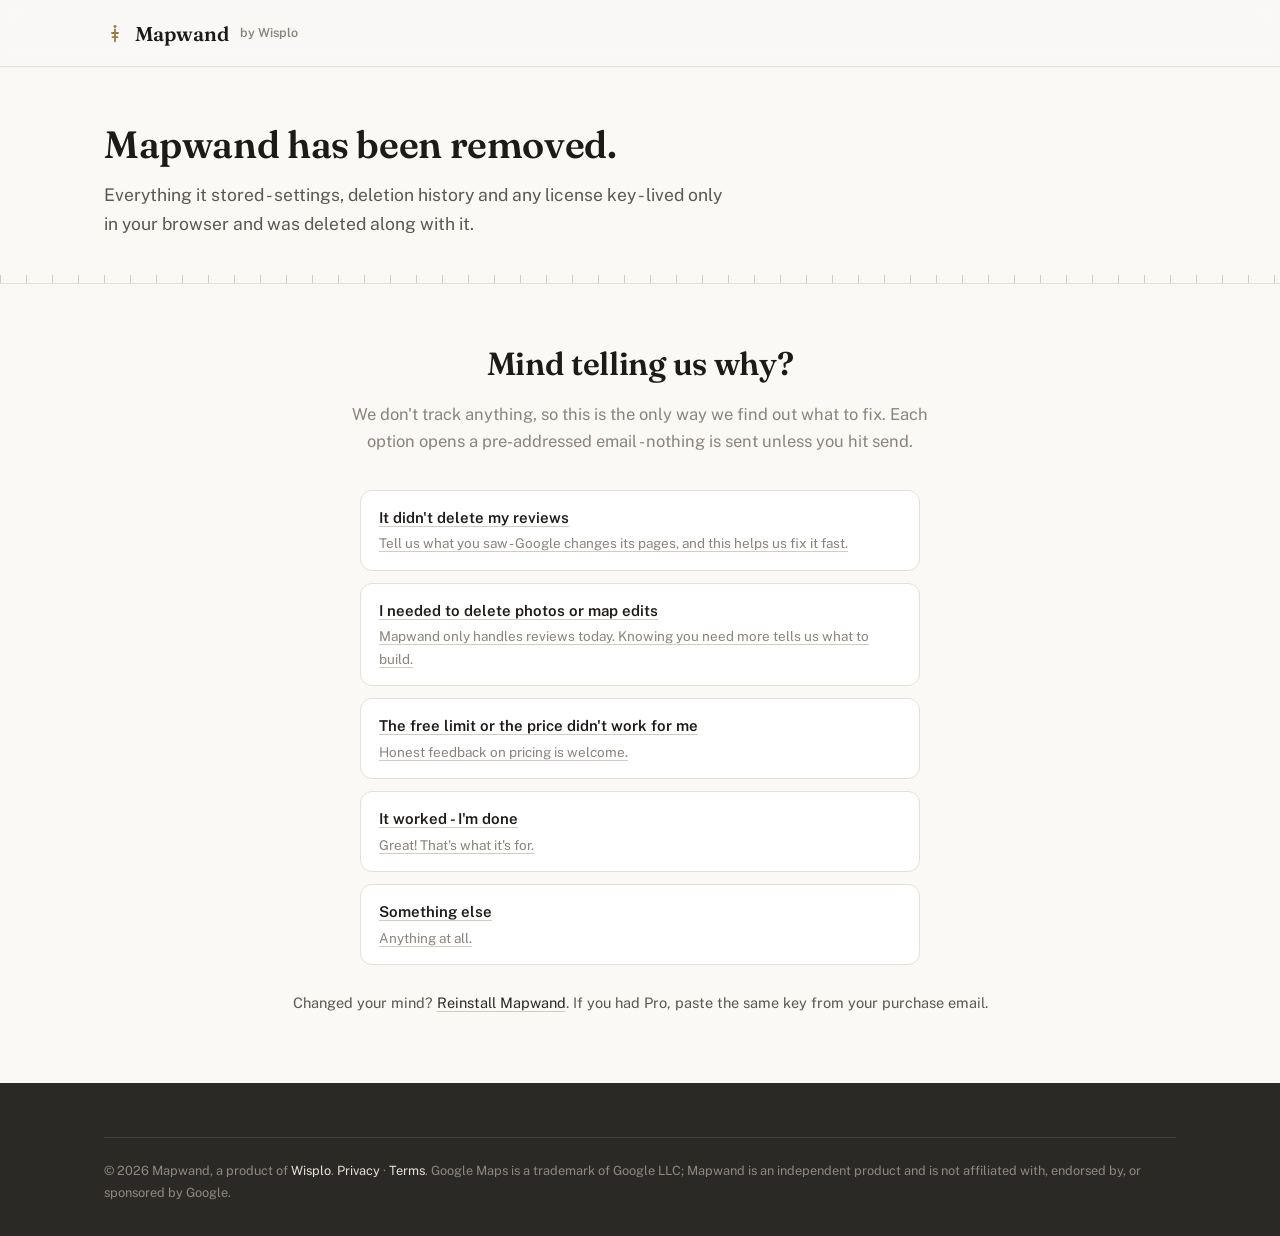
<file: mapwand-uninstall.html>
<!DOCTYPE html>
<html lang="en">
<head>
<meta charset="utf-8" />
<meta name="viewport" content="width=device-width, initial-scale=1" />
<title>Mapwand Removed - Quick Feedback</title>
<meta name="description" content="Mapwand has been removed from your browser." />
<meta name="robots" content="noindex" />
<link rel="canonical" href="https://wisplo.github.io/mapwand-uninstall.html" />
<link rel="icon" href="data:image/svg+xml,%3Csvg xmlns='http://www.w3.org/2000/svg' viewBox='0 0 24 24' fill='%230d9488'%3E%3Cpath d='M12 2C7.6 2 4 5.6 4 10c0 4.4 5.2 10 8 12 2.8-2 8-7.6 8-12 0-4.4-3.6-8-8-8zm0 11a3 3 0 110-6 3 3 0 010 6z'/%3E%3C/svg%3E" />
<link rel="preconnect" href="https://fonts.googleapis.com" />
<link rel="preconnect" href="https://fonts.gstatic.com" crossorigin />
<link href="https://fonts.googleapis.com/css2?family=Fraunces:opsz,wght@9..144,500;9..144,600&family=Public+Sans:wght@400;500;600;700&family=IBM+Plex+Mono:wght@500&display=swap" rel="stylesheet" />
<link rel="stylesheet" href="styles.css" />
<style>
  body { --accent: var(--mapwand); --accent-soft: var(--mapwand-soft); }
  .hero { padding: 56px 0 36px; }
  .hero h1 { font-size: 38px; line-height: 1.15; margin: 0 0 14px; }
  .hero p.lead { font-size: 17.5px; max-width: 620px; margin: 0; }
  @media (max-width: 640px) { .hero h1 { font-size: 30px; } }
  .reasons { display: grid; gap: 12px; max-width: 560px; margin: 0 auto; }
  .reasons a { display: block; background: var(--paper-raised); border: 1px solid var(--hairline); border-radius: 12px; padding: 15px 18px; color: var(--ink); font-weight: 600; font-size: 15px; }
  .reasons a:hover { border-color: var(--accent); text-decoration: none; }
  .reasons small { display: block; font-weight: 400; color: var(--ink-faint); font-size: 13.5px; margin-top: 2px; }
  .after { text-align: center; font-size: 14.5px; color: var(--ink-soft); margin-top: 26px; }
</style>
</head>
<body>

<header class="nav">
  <div class="wrap nav-inner">
    <a class="brand" href="mapwand.html">
      <svg viewBox="0 0 24 24" width="22" height="22" fill="none" stroke="currentColor" stroke-width="2" stroke-linecap="round"><circle cx="12" cy="5" r="1.6" fill="currentColor" stroke="none"/><line x1="12" y1="8" x2="12" y2="21"/><line x1="8.7" y1="12" x2="15.3" y2="12"/><line x1="9.3" y1="16.5" x2="14.7" y2="16.5"/></svg>
      Mapwand <small>by Wisplo</small>
    </a>
  </div>
</header>

<section class="hero">
  <div class="wrap">
    <h1>Mapwand has been removed.</h1>
    <p class="lead">Everything it stored - settings, deletion history and any license key - lived only in your browser and was deleted along with it.</p>
  </div>
</section>

<div class="tick-rule"></div>

<section>
  <div class="wrap">
    <h2 class="sec">Mind telling us why?</h2>
    <p class="sub">We don't track anything, so this is the only way we find out what to fix. Each option opens a pre-addressed email - nothing is sent unless you hit send.</p>
    <div class="reasons">
      <a href="mailto:wisplo.support@gmail.com?subject=Mapwand%20feedback%3A%20it%20didn't%20delete%20my%20reviews&amp;body=What%20happened%20when%20you%20clicked%20Delete%3F%0A%0A">It didn't delete my reviews<small>Tell us what you saw - Google changes its pages, and this helps us fix it fast.</small></a>
      <a href="mailto:wisplo.support@gmail.com?subject=Mapwand%20feedback%3A%20I%20needed%20photos%20or%20edits">I needed to delete photos or map edits<small>Mapwand only handles reviews today. Knowing you need more tells us what to build.</small></a>
      <a href="mailto:wisplo.support@gmail.com?subject=Mapwand%20feedback%3A%20pricing">The free limit or the price didn't work for me<small>Honest feedback on pricing is welcome.</small></a>
      <a href="mailto:wisplo.support@gmail.com?subject=Mapwand%20feedback%3A%20job%20done">It worked - I'm done<small>Great! That's what it's for.</small></a>
      <a href="mailto:wisplo.support@gmail.com?subject=Mapwand%20feedback">Something else<small>Anything at all.</small></a>
    </div>
    <p class="after">Changed your mind? <a href="https://chromewebstore.google.com/detail/nlddbgkldhblkbikdkojeboihaphehck?utm_source=wisplo-site&amp;utm_medium=website&amp;utm_campaign=uninstall-page" target="_blank" rel="noopener">Reinstall Mapwand</a>. If you had Pro, paste the same key from your purchase email.</p>
  </div>
</section>

<footer class="site">
  <div class="wrap">
    <div class="legal">
      &copy; <span id="yr">2026</span> Mapwand, a product of <a href="index.html">Wisplo</a>. <a href="privacy-policy.html">Privacy</a> &middot; <a href="terms.html">Terms</a>. Google Maps is a trademark of Google LLC; Mapwand is an independent product and is not affiliated with, endorsed by, or sponsored by Google.
    </div>
  </div>
  <script>document.getElementById('yr').textContent = new Date().getFullYear();</script>
</footer>

</body>
</html>
</file>
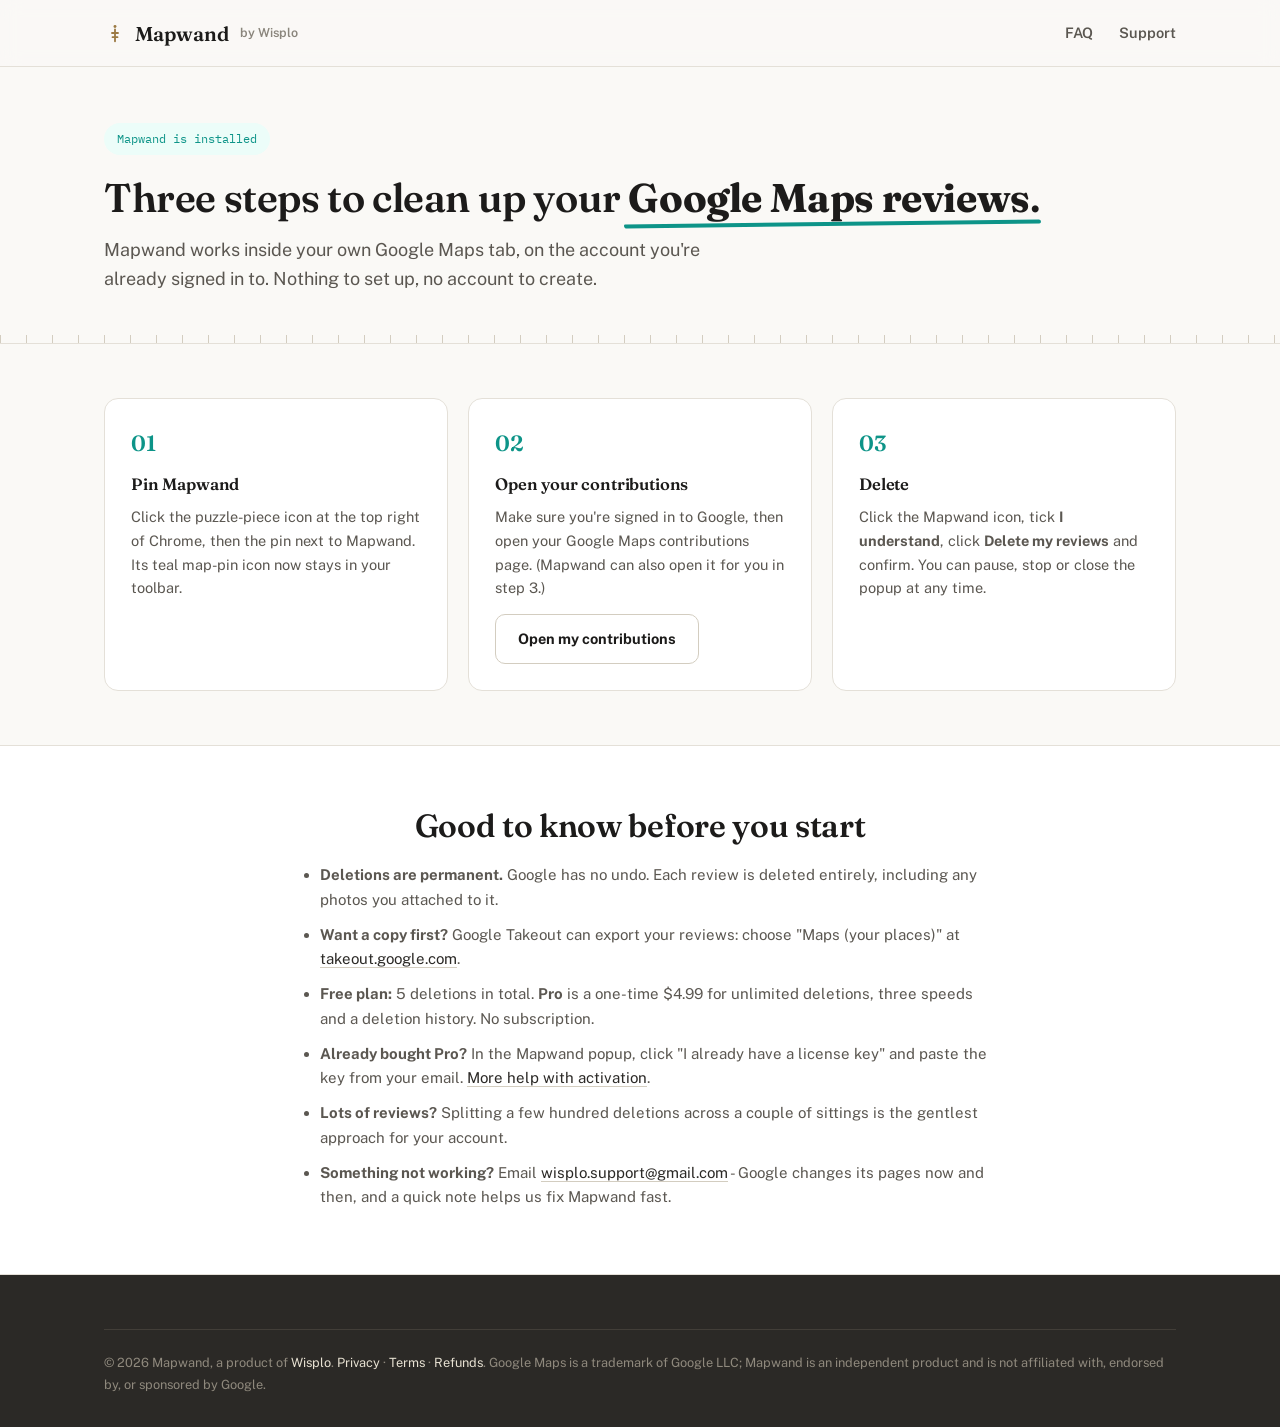
<file: mapwand-welcome.html>
<!DOCTYPE html>
<html lang="en">
<head>
<meta charset="utf-8" />
<meta name="viewport" content="width=device-width, initial-scale=1" />
<title>Welcome to Mapwand - Getting Started</title>
<meta name="description" content="Mapwand is installed. Three steps to bulk-delete your own Google Maps reviews." />
<meta name="robots" content="noindex" />
<link rel="canonical" href="https://wisplo.github.io/mapwand-welcome.html" />
<link rel="icon" href="data:image/svg+xml,%3Csvg xmlns='http://www.w3.org/2000/svg' viewBox='0 0 24 24' fill='%230d9488'%3E%3Cpath d='M12 2C7.6 2 4 5.6 4 10c0 4.4 5.2 10 8 12 2.8-2 8-7.6 8-12 0-4.4-3.6-8-8-8zm0 11a3 3 0 110-6 3 3 0 010 6z'/%3E%3C/svg%3E" />
<link rel="preconnect" href="https://fonts.googleapis.com" />
<link rel="preconnect" href="https://fonts.gstatic.com" crossorigin />
<link href="https://fonts.googleapis.com/css2?family=Fraunces:opsz,wght@9..144,500;9..144,600&family=Public+Sans:wght@400;500;600;700&family=IBM+Plex+Mono:wght@500&display=swap" rel="stylesheet" />
<link rel="stylesheet" href="styles.css" />
<style>
  body { --accent: var(--mapwand); --accent-soft: var(--mapwand-soft); }
  .hero { padding: 56px 0 40px; }
  .hero h1 { font-size: 40px; line-height: 1.15; margin: 0 0 14px; }
  .hero p.lead { font-size: 18px; max-width: 620px; margin: 0; }
  @media (max-width: 640px) { .hero h1 { font-size: 31px; } }
  .pill { display: inline-block; font-family: var(--font-mono); font-size: 12px; color: var(--accent); background: var(--accent-soft); padding: 6px 13px; border-radius: 999px; margin-bottom: 20px; }
  .notice { background: var(--paper-raised); border: 1px solid var(--hairline); border-left: 3px solid var(--accent); border-radius: 14px; padding: 18px 22px; margin: 0 0 28px; font-size: 15px; }
  .notice strong { color: var(--ink); }
  .step .btn { margin-top: 14px; }
  .facts { max-width: 720px; margin: 0 auto; }
  .facts li { margin-bottom: 10px; font-size: 15px; }
</style>
</head>
<body>

<header class="nav">
  <div class="wrap nav-inner">
    <a class="brand" href="mapwand.html">
      <svg viewBox="0 0 24 24" width="22" height="22" fill="none" stroke="currentColor" stroke-width="2" stroke-linecap="round"><circle cx="12" cy="5" r="1.6" fill="currentColor" stroke="none"/><line x1="12" y1="8" x2="12" y2="21"/><line x1="8.7" y1="12" x2="15.3" y2="12"/><line x1="9.3" y1="16.5" x2="14.7" y2="16.5"/></svg>
      Mapwand <small>by Wisplo</small>
    </a>
    <nav class="nav-links">
      <a href="mapwand.html#faq">FAQ</a>
      <a href="mailto:wisplo.support@gmail.com">Support</a>
    </nav>
  </div>
</header>

<section class="hero">
  <div class="wrap">
    <div id="updated" class="notice" hidden>
      <strong>Mapwand has been updated and now works properly.</strong> Version 1.0 had a bug that stopped the extension from starting, so if you tried it before and nothing happened, that's why - sorry about that. Your 5 free deletions are still there.
    </div>
    <span class="pill">Mapwand is installed</span>
    <h1>Three steps to clean up your <span class="mark mark--mapwand">Google Maps reviews</span>.</h1>
    <p class="lead">Mapwand works inside your own Google Maps tab, on the account you're already signed in to. Nothing to set up, no account to create.</p>
  </div>
</section>

<div class="tick-rule"></div>

<section>
  <div class="wrap">
    <div class="steps">
      <div class="step">
        <div class="n">01</div>
        <h3>Pin Mapwand</h3>
        <p>Click the puzzle-piece icon at the top right of Chrome, then the pin next to Mapwand. Its teal map-pin icon now stays in your toolbar.</p>
      </div>
      <div class="step">
        <div class="n">02</div>
        <h3>Open your contributions</h3>
        <p>Make sure you're signed in to Google, then open your Google Maps contributions page. (Mapwand can also open it for you in step 3.)</p>
        <a class="btn ghost" href="https://www.google.com/maps/contrib/" target="_blank" rel="noopener">Open my contributions</a>
      </div>
      <div class="step">
        <div class="n">03</div>
        <h3>Delete</h3>
        <p>Click the Mapwand icon, tick <strong>I understand</strong>, click <strong>Delete my reviews</strong> and confirm. You can pause, stop or close the popup at any time.</p>
      </div>
    </div>
  </div>
</section>

<section class="alt">
  <div class="wrap">
    <h2 class="sec">Good to know before you start</h2>
    <ul class="facts">
      <li><strong>Deletions are permanent.</strong> Google has no undo. Each review is deleted entirely, including any photos you attached to it.</li>
      <li><strong>Want a copy first?</strong> Google Takeout can export your reviews: choose "Maps (your places)" at <a href="https://takeout.google.com/" target="_blank" rel="noopener">takeout.google.com</a>.</li>
      <li><strong>Free plan:</strong> 5 deletions in total. <strong>Pro</strong> is a one-time $4.99 for unlimited deletions, three speeds and a deletion history. No subscription.</li>
      <li><strong>Already bought Pro?</strong> In the Mapwand popup, click "I already have a license key" and paste the key from your email. <a href="mapwand-thanks.html">More help with activation</a>.</li>
      <li><strong>Lots of reviews?</strong> Splitting a few hundred deletions across a couple of sittings is the gentlest approach for your account.</li>
      <li><strong>Something not working?</strong> Email <a href="mailto:wisplo.support@gmail.com">wisplo.support@gmail.com</a> - Google changes its pages now and then, and a quick note helps us fix Mapwand fast.</li>
    </ul>
  </div>
</section>

<footer class="site">
  <div class="wrap">
    <div class="legal">
      &copy; <span id="yr">2026</span> Mapwand, a product of <a href="index.html">Wisplo</a>. <a href="privacy-policy.html">Privacy</a> &middot; <a href="terms.html">Terms</a> &middot; <a href="refund.html">Refunds</a>. Google Maps is a trademark of Google LLC; Mapwand is an independent product and is not affiliated with, endorsed by, or sponsored by Google.
    </div>
  </div>
  <script>
    document.getElementById('yr').textContent = new Date().getFullYear();
    // Mapwand opens this page with #updated after upgrading from 1.0.x.
    if (location.hash === '#updated') document.getElementById('updated').hidden = false;
  </script>
</footer>

</body>
</html>
</file>
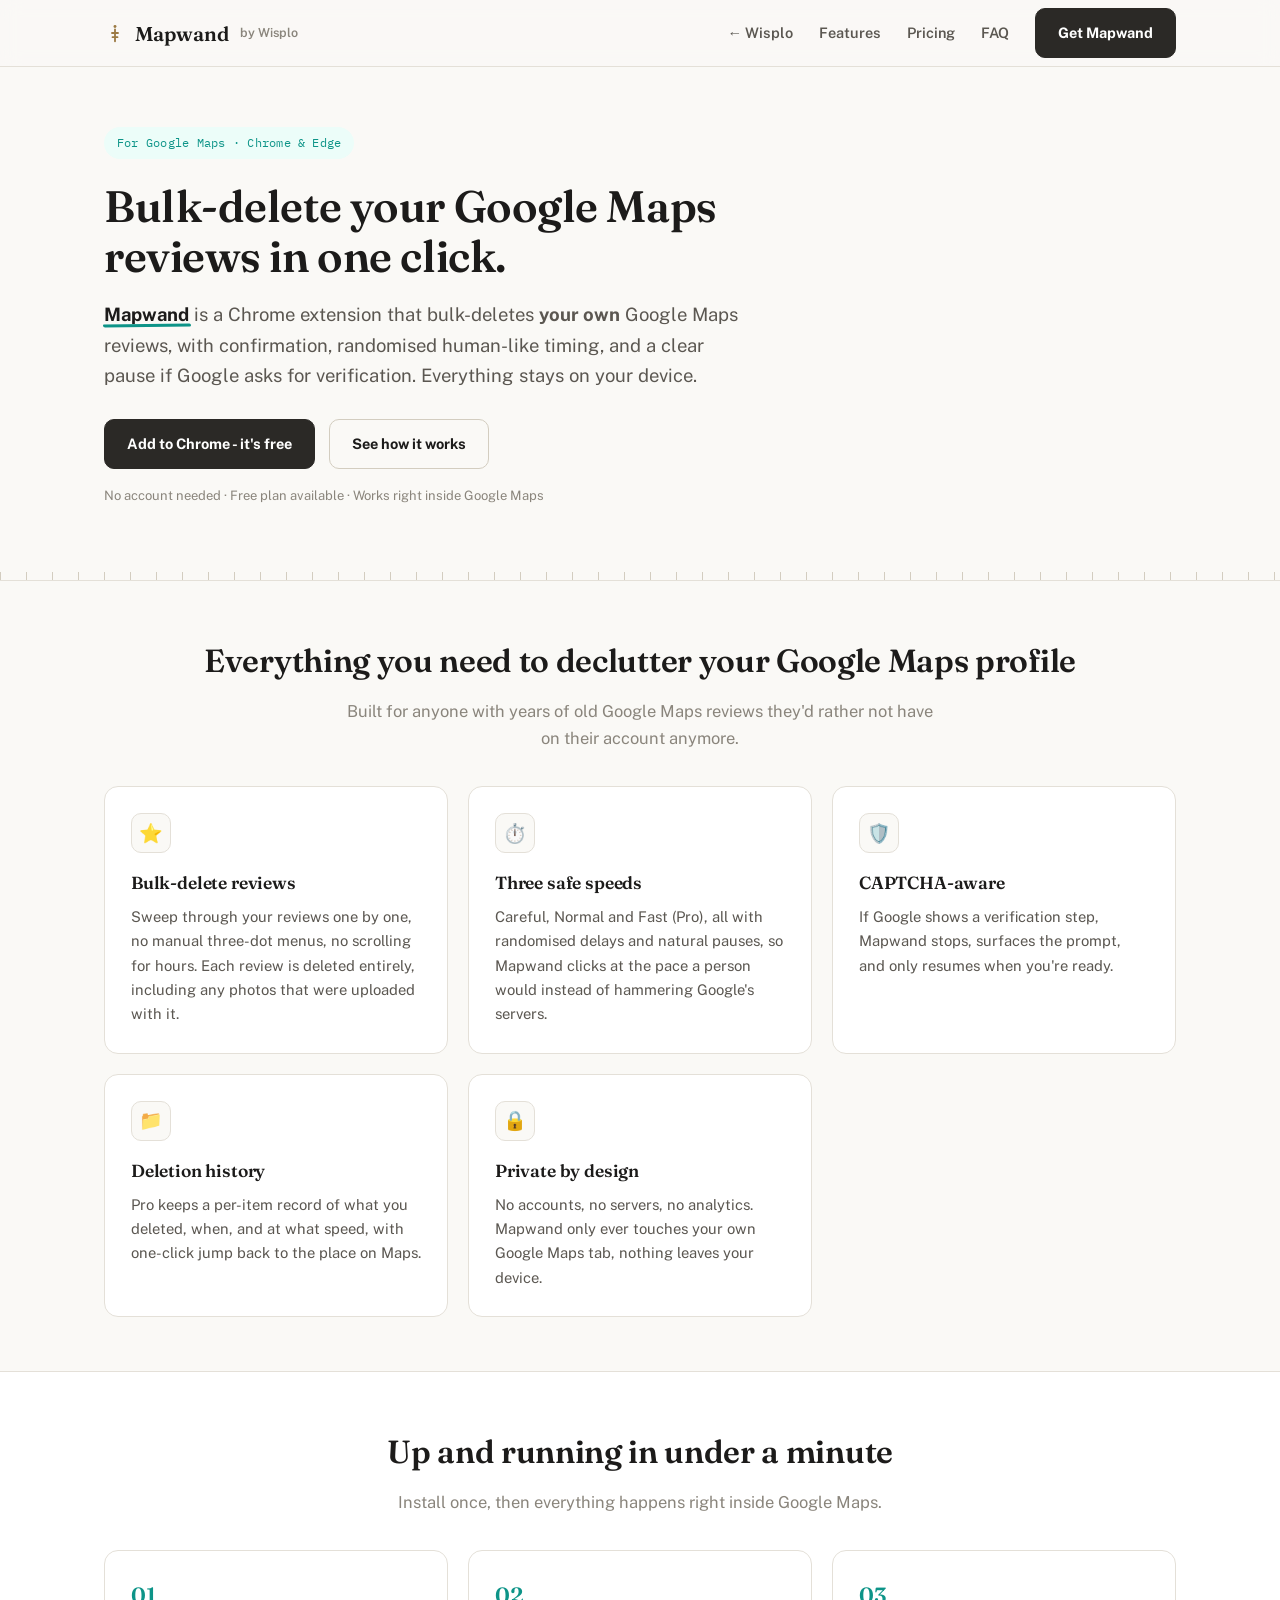
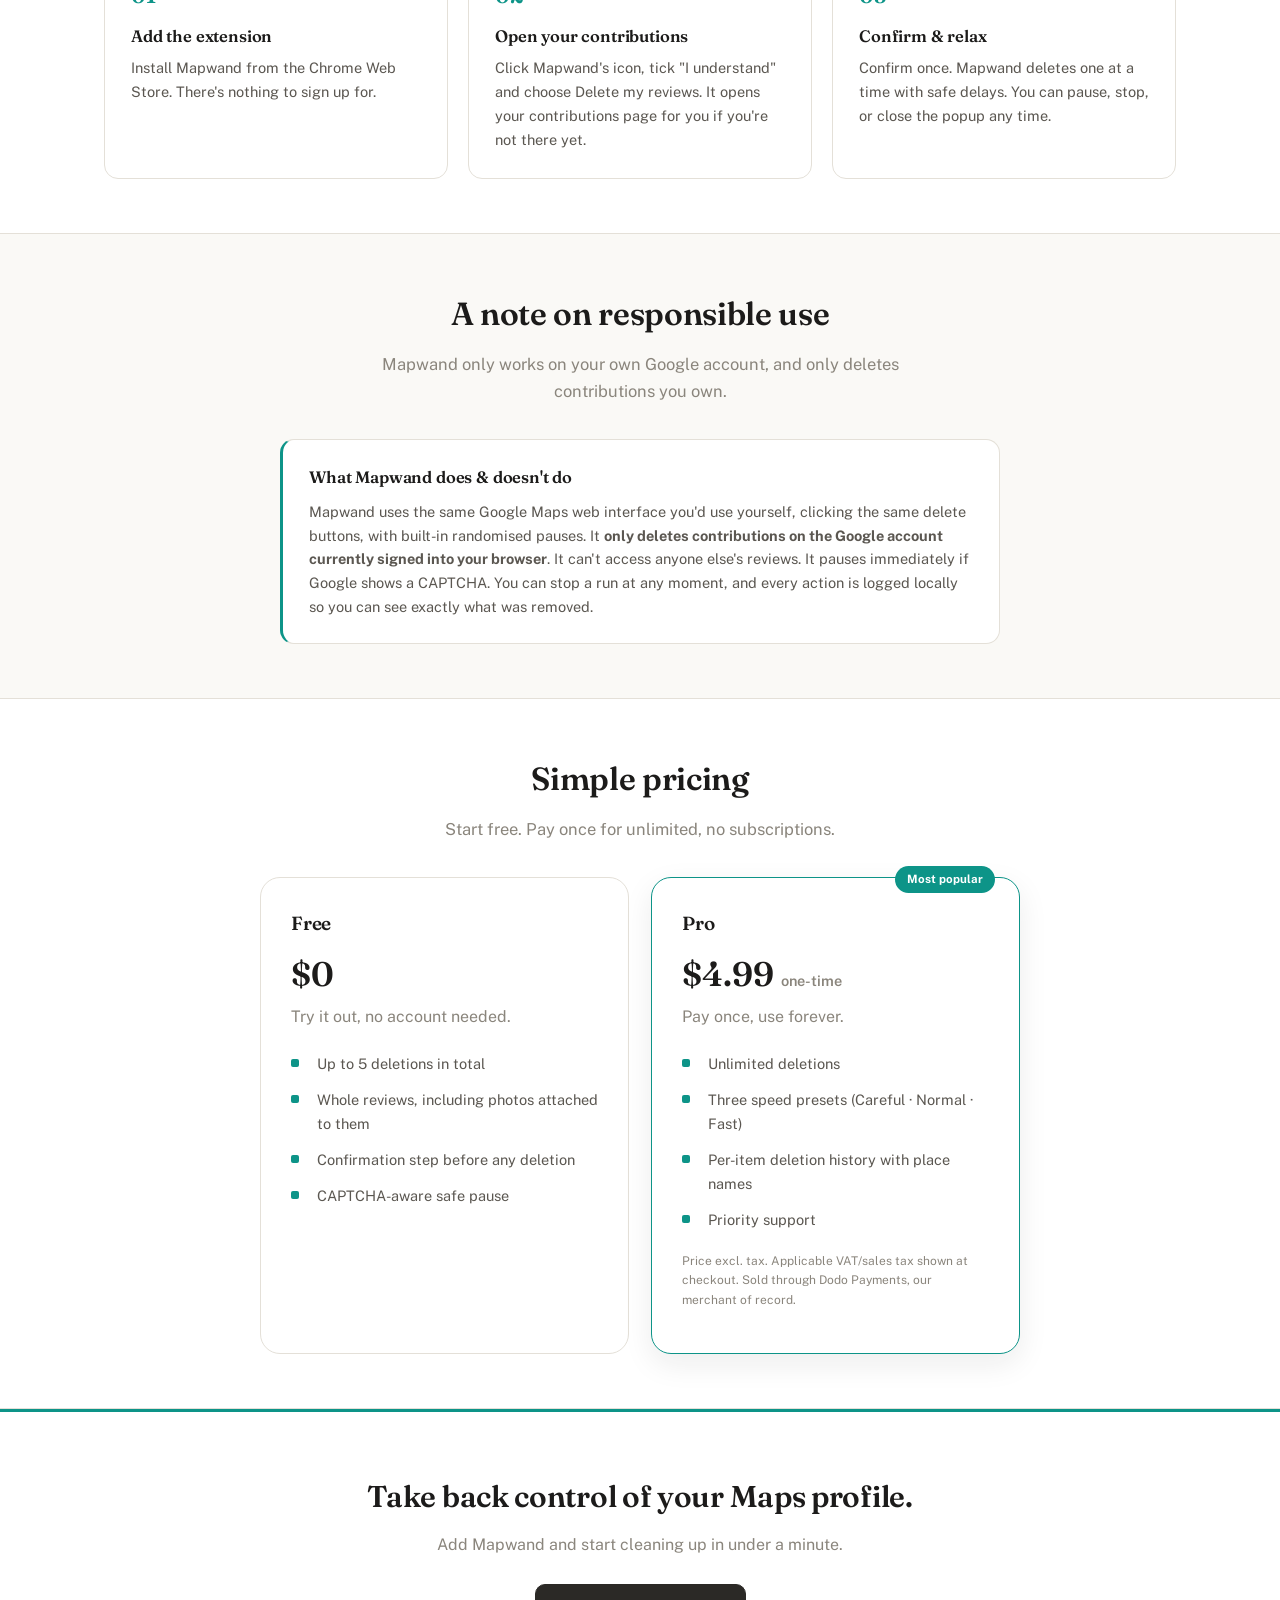
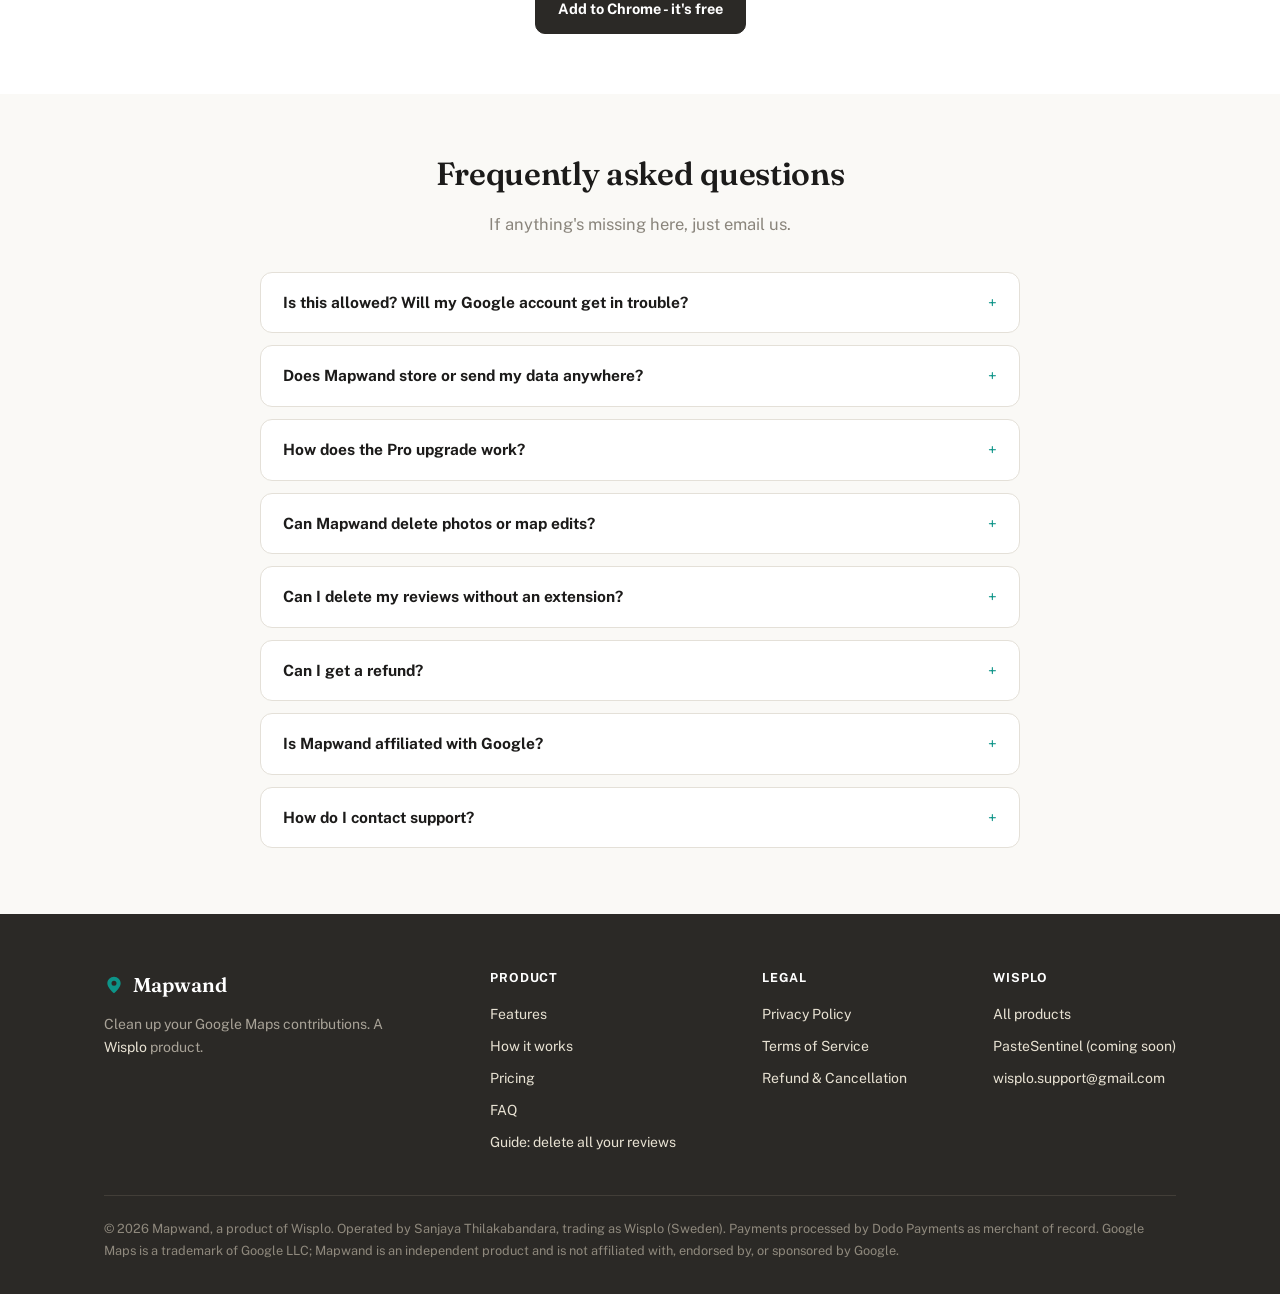
<file: mapwand.html>
<!DOCTYPE html>
<html lang="en">
<head>
<meta charset="utf-8" />
<meta name="viewport" content="width=device-width, initial-scale=1" />
<title>Mapwand - Bulk-Delete Your Google Maps Reviews Safely</title>
<meta name="description" content="Mapwand bulk-deletes your own Google Maps reviews, safely, with confirmation and human-like timing. Free up to 5 deletions; Pro is a one-time purchase. Private by design." />
<meta name="keywords" content="delete Google Maps reviews, bulk delete reviews, remove Google reviews, delete my Google Maps contributions, Google reviews cleanup extension" />
<link rel="canonical" href="https://wisplo.github.io/mapwand.html" />

<meta property="og:type" content="website" />
<meta property="og:site_name" content="Wisplo" />
<meta property="og:title" content="Mapwand - Bulk-delete your Google Maps reviews" />
<meta property="og:description" content="Delete your own Google Maps reviews in bulk, with confirmation, human-like timing, and a CAPTCHA-aware pause. Nothing leaves your device." />
<meta property="og:url" content="https://wisplo.github.io/mapwand.html" />
<meta name="twitter:card" content="summary" />
<meta name="twitter:title" content="Mapwand - Bulk-delete your Google Maps reviews" />
<meta name="twitter:description" content="Delete your own Google Maps reviews in bulk, safely and privately." />

<link rel="icon" href="data:image/svg+xml,%3Csvg xmlns='http://www.w3.org/2000/svg' viewBox='0 0 24 24' fill='%230d9488'%3E%3Cpath d='M12 2C7.6 2 4 5.6 4 10c0 4.4 5.2 10 8 12 2.8-2 8-7.6 8-12 0-4.4-3.6-8-8-8zm0 11a3 3 0 110-6 3 3 0 010 6z'/%3E%3C/svg%3E" />

<link rel="preconnect" href="https://fonts.googleapis.com" />
<link rel="preconnect" href="https://fonts.gstatic.com" crossorigin />
<link href="https://fonts.googleapis.com/css2?family=Fraunces:opsz,wght@9..144,500;9..144,600&family=Public+Sans:wght@400;500;600;700&family=IBM+Plex+Mono:wght@500&display=swap" rel="stylesheet" />
<link rel="stylesheet" href="styles.css" />

<script type="application/ld+json">
{
  "@context": "https://schema.org",
  "@type": "SoftwareApplication",
  "name": "Mapwand",
  "applicationCategory": "BrowserApplication",
  "operatingSystem": "Chrome",
  "url": "https://wisplo.github.io/mapwand.html",
  "description": "Bulk-delete your own Google Maps reviews, safely, with confirmation and human-like timing.",
  "offers": [
    { "@type": "Offer", "name": "Free", "price": "0", "priceCurrency": "USD" },
    { "@type": "Offer", "name": "Pro", "price": "4.99", "priceCurrency": "USD" }
  ],
  "publisher": { "@type": "Organization", "name": "Wisplo" }
}
</script>

<style>
  body { --accent: var(--mapwand); --accent-soft: var(--mapwand-soft); }
  .hero { padding: 60px 0 52px; }
  .hero h1 { font-size: 44px; line-height: 1.14; margin: 0 0 18px; max-width: 660px; }
  .hero p.lead { font-size: 18.5px; max-width: 640px; margin: 0 0 28px; }
  @media (max-width: 640px) { .hero h1 { font-size: 33px; } }
  .cta-row { display: flex; gap: 14px; flex-wrap: wrap; align-items: center; }
  .note { font-size: 13px; color: var(--ink-faint); margin-top: 16px; }
  .pill { display: inline-block; font-family: var(--font-mono); font-size: 12px; color: var(--accent); background: var(--accent-soft); padding: 6px 13px; border-radius: 999px; margin-bottom: 22px; letter-spacing: 0.02em; }
  .safety { background: var(--paper-raised); border: 1px solid var(--hairline); border-left: 3px solid var(--accent); border-radius: 14px; padding: 24px 26px; margin: 0 auto; max-width: 720px; }
  .safety h3 { margin: 0 0 8px; font-size: 16.5px; }
  .safety p { margin: 0; font-size: 14.5px; }
</style>
</head>
<body>

<header class="nav">
  <div class="wrap nav-inner">
    <a class="brand" href="index.html">
      <svg viewBox="0 0 24 24" width="22" height="22" fill="none" stroke="currentColor" stroke-width="2" stroke-linecap="round"><circle cx="12" cy="5" r="1.6" fill="currentColor" stroke="none"/><line x1="12" y1="8" x2="12" y2="21"/><line x1="8.7" y1="12" x2="15.3" y2="12"/><line x1="9.3" y1="16.5" x2="14.7" y2="16.5"/></svg>
      Mapwand <small>by Wisplo</small>
    </a>
    <nav class="nav-links">
      <a class="nav-home" href="index.html">&larr; Wisplo</a>
      <a href="#features">Features</a>
      <a href="#pricing">Pricing</a>
      <a href="#faq">FAQ</a>
      <a class="btn" href="https://chromewebstore.google.com/detail/nlddbgkldhblkbikdkojeboihaphehck?utm_source=wisplo-site&amp;utm_medium=website&amp;utm_campaign=mapwand-page" target="_blank" rel="noopener">Get Mapwand</a>
    </nav>
  </div>
</header>

<section class="hero">
  <div class="wrap">
    <span class="pill">For Google Maps &middot; Chrome &amp; Edge</span>
    <h1>Bulk-delete your Google Maps reviews in one click.</h1>
    <p class="lead"><span class="mark mark--mapwand">Mapwand</span> is a Chrome extension that bulk-deletes <strong>your own</strong> Google Maps reviews, with confirmation, randomised human-like timing, and a clear pause if Google asks for verification. Everything stays on your device.</p>
    <div class="cta-row" id="install">
      <a class="btn" href="https://chromewebstore.google.com/detail/nlddbgkldhblkbikdkojeboihaphehck?utm_source=wisplo-site&amp;utm_medium=website&amp;utm_campaign=mapwand-page" target="_blank" rel="noopener">Add to Chrome - it's free</a>
      <a class="btn ghost" href="#how">See how it works</a>
    </div>
    <p class="note">No account needed &middot; Free plan available &middot; Works right inside Google Maps</p>
  </div>
</section>

<div class="tick-rule"></div>

<section id="features">
  <div class="wrap">
    <h2 class="sec">Everything you need to declutter your Google Maps profile</h2>
    <p class="sub">Built for anyone with years of old Google Maps reviews they'd rather not have on their account anymore.</p>
    <div class="grid">
      <div class="card">
        <div class="ic">&#11088;</div>
        <h3>Bulk-delete reviews</h3>
        <p>Sweep through your reviews one by one, no manual three-dot menus, no scrolling for hours. Each review is deleted entirely, including any photos that were uploaded with it.</p>
      </div>
      <div class="card">
        <div class="ic">&#9201;&#65039;</div>
        <h3>Three safe speeds</h3>
        <p>Careful, Normal and Fast (Pro), all with randomised delays and natural pauses, so Mapwand clicks at the pace a person would instead of hammering Google's servers.</p>
      </div>
      <div class="card">
        <div class="ic">&#128737;&#65039;</div>
        <h3>CAPTCHA-aware</h3>
        <p>If Google shows a verification step, Mapwand stops, surfaces the prompt, and only resumes when you're ready.</p>
      </div>
      <div class="card">
        <div class="ic">&#128193;</div>
        <h3>Deletion history</h3>
        <p>Pro keeps a per-item record of what you deleted, when, and at what speed, with one-click jump back to the place on Maps.</p>
      </div>
      <div class="card">
        <div class="ic">&#128274;</div>
        <h3>Private by design</h3>
        <p>No accounts, no servers, no analytics. Mapwand only ever touches your own Google Maps tab, nothing leaves your device.</p>
      </div>
    </div>
  </div>
</section>

<section id="how" class="alt">
  <div class="wrap">
    <h2 class="sec">Up and running in under a minute</h2>
    <p class="sub">Install once, then everything happens right inside Google Maps.</p>
    <div class="steps">
      <div class="step">
        <div class="n">01</div>
        <h3>Add the extension</h3>
        <p>Install Mapwand from the Chrome Web Store. There's nothing to sign up for.</p>
      </div>
      <div class="step">
        <div class="n">02</div>
        <h3>Open your contributions</h3>
        <p>Click Mapwand's icon, tick "I understand" and choose Delete my reviews. It opens your contributions page for you if you're not there yet.</p>
      </div>
      <div class="step">
        <div class="n">03</div>
        <h3>Confirm &amp; relax</h3>
        <p>Confirm once. Mapwand deletes one at a time with safe delays. You can pause, stop, or close the popup any time.</p>
      </div>
    </div>
  </div>
</section>

<section id="safety">
  <div class="wrap">
    <h2 class="sec">A note on responsible use</h2>
    <p class="sub">Mapwand only works on your own Google account, and only deletes contributions you own.</p>
    <div class="safety">
      <h3>What Mapwand does &amp; doesn't do</h3>
      <p>Mapwand uses the same Google Maps web interface you'd use yourself, clicking the same delete buttons, with built-in randomised pauses. It <strong>only deletes contributions on the Google account currently signed into your browser</strong>. It can't access anyone else's reviews. It pauses immediately if Google shows a CAPTCHA. You can stop a run at any moment, and every action is logged locally so you can see exactly what was removed.</p>
    </div>
  </div>
</section>

<section id="pricing" class="alt">
  <div class="wrap">
    <h2 class="sec">Simple pricing</h2>
    <p class="sub">Start free. Pay once for unlimited, no subscriptions.</p>
    <div class="prices">
      <div class="price">
        <h3>Free</h3>
        <div class="amt">$0</div>
        <p style="margin:0; color:var(--ink-faint);">Try it out, no account needed.</p>
        <ul>
          <li>Up to 5 deletions in total</li>
          <li>Whole reviews, including photos attached to them</li>
          <li>Confirmation step before any deletion</li>
          <li>CAPTCHA-aware safe pause</li>
        </ul>
      </div>
      <div class="price feature">
        <span class="tag">Most popular</span>
        <h3>Pro</h3>
        <div class="amt">$4.99 <small>one-time</small></div>
        <p style="margin:0; color:var(--ink-faint);">Pay once, use forever.</p>
        <ul>
          <li>Unlimited deletions</li>
          <li>Three speed presets (Careful &middot; Normal &middot; Fast)</li>
          <li>Per-item deletion history with place names</li>
          <li>Priority support</li>
        </ul>
        <p class="vat">Price excl. tax. Applicable VAT/sales tax shown at checkout. Sold through Dodo Payments, our merchant of record.</p>
      </div>
    </div>
  </div>
</section>

<div class="cta-band">
  <div class="wrap">
    <h2>Take back control of your Maps profile.</h2>
    <p>Add Mapwand and start cleaning up in under a minute.</p>
    <a class="btn" href="https://chromewebstore.google.com/detail/nlddbgkldhblkbikdkojeboihaphehck?utm_source=wisplo-site&amp;utm_medium=website&amp;utm_campaign=mapwand-page" target="_blank" rel="noopener">Add to Chrome - it's free</a>
  </div>
</div>

<section id="faq">
  <div class="wrap">
    <h2 class="sec">Frequently asked questions</h2>
    <p class="sub">If anything's missing here, just email us.</p>
    <div class="faq">
      <details>
        <summary>Is this allowed? Will my Google account get in trouble?</summary>
        <div class="a">Mapwand only deletes contributions you own, using the same buttons you'd click yourself. It never logs into your account and never scrapes data. The randomised, human-like pauses and CAPTCHA-aware behavior are designed specifically to stay within reasonable automation behavior. That said, all bulk actions on Google services carry some risk - if you have hundreds of items to remove, splitting them across a few sittings is the safest route.</div>
      </details>
      <details>
        <summary>Does Mapwand store or send my data anywhere?</summary>
        <div class="a">No. Mapwand has no server. Your deletion history, settings and license key are stored locally in your browser. The only network call we ever make is to Dodo Payments to validate your Pro license, nothing else leaves your device. See our <a href="privacy-policy.html">Privacy Policy</a>.</div>
      </details>
      <details>
        <summary>How does the Pro upgrade work?</summary>
        <div class="a">Pro is a one-time purchase ($4.99). Checkout is handled by Dodo Payments, our merchant of record, who collect and remit any applicable tax. After purchase you receive a license key by email - paste it into Mapwand once to unlock unlimited deletions, speed control and per-item history. Step-by-step: <a href="mapwand-thanks.html">activating your license key</a>.</div>
      </details>
      <details>
        <summary>Can Mapwand delete photos or map edits?</summary>
        <div class="a">Not yet. Mapwand deletes reviews - each review entirely, including any photos you uploaded with it. Stand-alone photos and map edits aren't supported today. If you need them, <a href="mailto:wisplo.support@gmail.com?subject=Mapwand%3A%20photo%20and%20edit%20deletion">email us</a> - it tells us what to build next.</div>
      </details>
      <details>
        <summary>Can I delete my reviews without an extension?</summary>
        <div class="a">Yes, one at a time - Google Maps has no "delete all" button. Our guide covers both ways: <a href="delete-google-maps-reviews.html">how to delete all your Google Maps reviews</a>.</div>
      </details>
      <details>
        <summary>Can I get a refund?</summary>
        <div class="a">Yes - see our <a href="refund.html">Refund &amp; Cancellation Policy</a>. EU/EEA customers also have statutory withdrawal rights.</div>
      </details>
      <details>
        <summary>Is Mapwand affiliated with Google?</summary>
        <div class="a">No. Mapwand is an independent tool by Wisplo, not affiliated with, endorsed by, or sponsored by Google. Google Maps is a trademark of Google LLC.</div>
      </details>
      <details>
        <summary>How do I contact support?</summary>
        <div class="a">Email <a href="mailto:wisplo.support@gmail.com">wisplo.support@gmail.com</a> and we'll get back to you.</div>
      </details>
    </div>
  </div>
</section>

<footer class="site">
  <div class="wrap">
    <div class="cols">
      <div style="max-width:300px;">
        <div class="brand" style="display:flex; align-items:center; gap:9px; margin-bottom:12px;">
          <svg viewBox="0 0 24 24" width="20" height="20" fill="var(--mapwand)" xmlns="http://www.w3.org/2000/svg"><path d="M12 2C7.6 2 4 5.6 4 10c0 4.4 5.2 10 8 12 2.8-2 8-7.6 8-12 0-4.4-3.6-8-8-8zm0 11a3 3 0 110-6 3 3 0 010 6z"/></svg>
          Mapwand
        </div>
        <p style="margin:0; color:#a8a297;">Clean up your Google Maps contributions. A <a href="index.html">Wisplo</a> product.</p>
      </div>
      <div>
        <h4>Product</h4>
        <ul>
          <li><a href="#features">Features</a></li>
          <li><a href="#how">How it works</a></li>
          <li><a href="#pricing">Pricing</a></li>
          <li><a href="#faq">FAQ</a></li>
          <li><a href="delete-google-maps-reviews.html">Guide: delete all your reviews</a></li>
        </ul>
      </div>
      <div>
        <h4>Legal</h4>
        <ul>
          <li><a href="privacy-policy.html">Privacy Policy</a></li>
          <li><a href="terms.html">Terms of Service</a></li>
          <li><a href="refund.html">Refund &amp; Cancellation</a></li>
        </ul>
      </div>
      <div>
        <h4>Wisplo</h4>
        <ul>
          <li><a href="index.html">All products</a></li>
          <li><a href="pastesentinel.html">PasteSentinel (coming soon)</a></li>
          <li><a href="mailto:wisplo.support@gmail.com">wisplo.support@gmail.com</a></li>
        </ul>
      </div>
    </div>
    <div class="legal">
      &copy; <span id="yr">2026</span> Mapwand, a product of Wisplo. Operated by Sanjaya Thilakabandara, trading as Wisplo (Sweden). Payments processed by Dodo Payments as merchant of record. Google Maps is a trademark of Google LLC; Mapwand is an independent product and is not affiliated with, endorsed by, or sponsored by Google.
    </div>
  </div>
  <script>document.getElementById('yr').textContent = new Date().getFullYear();</script>
</footer>

</body>
</html>
</file>
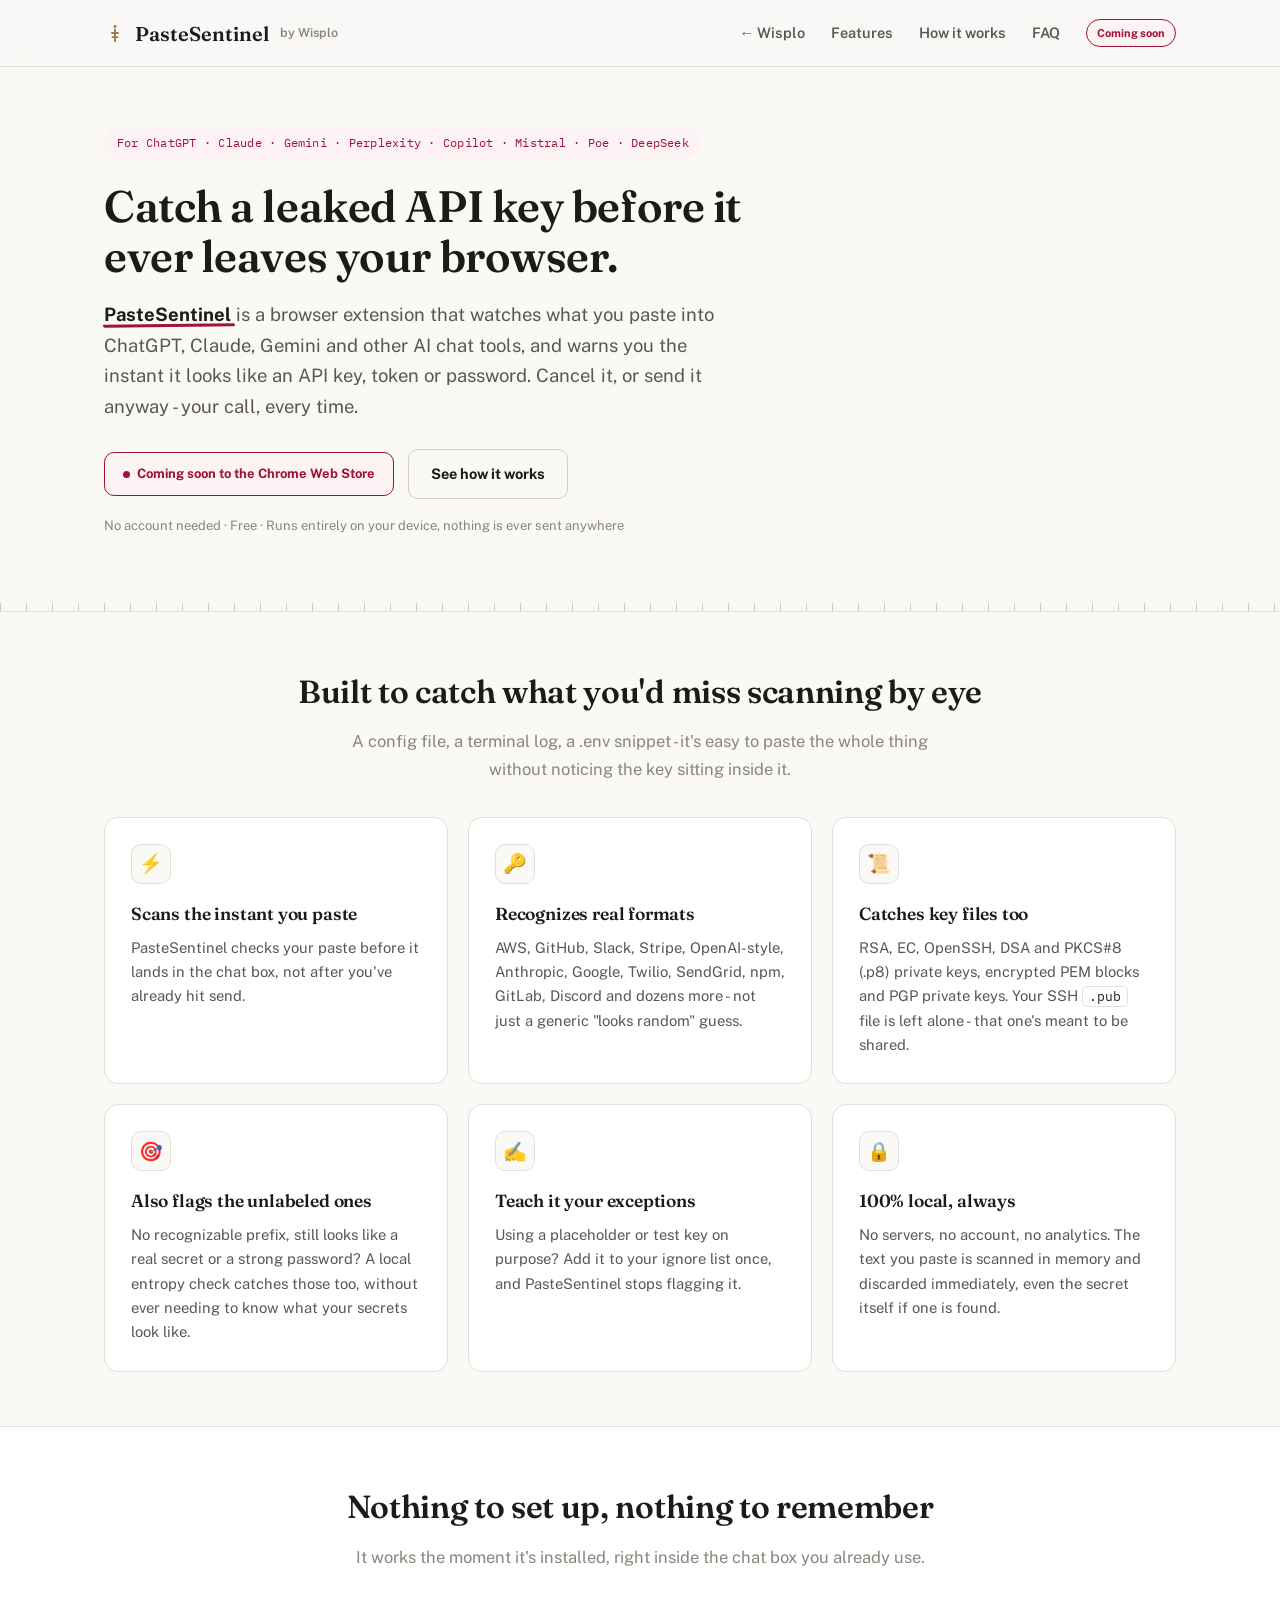
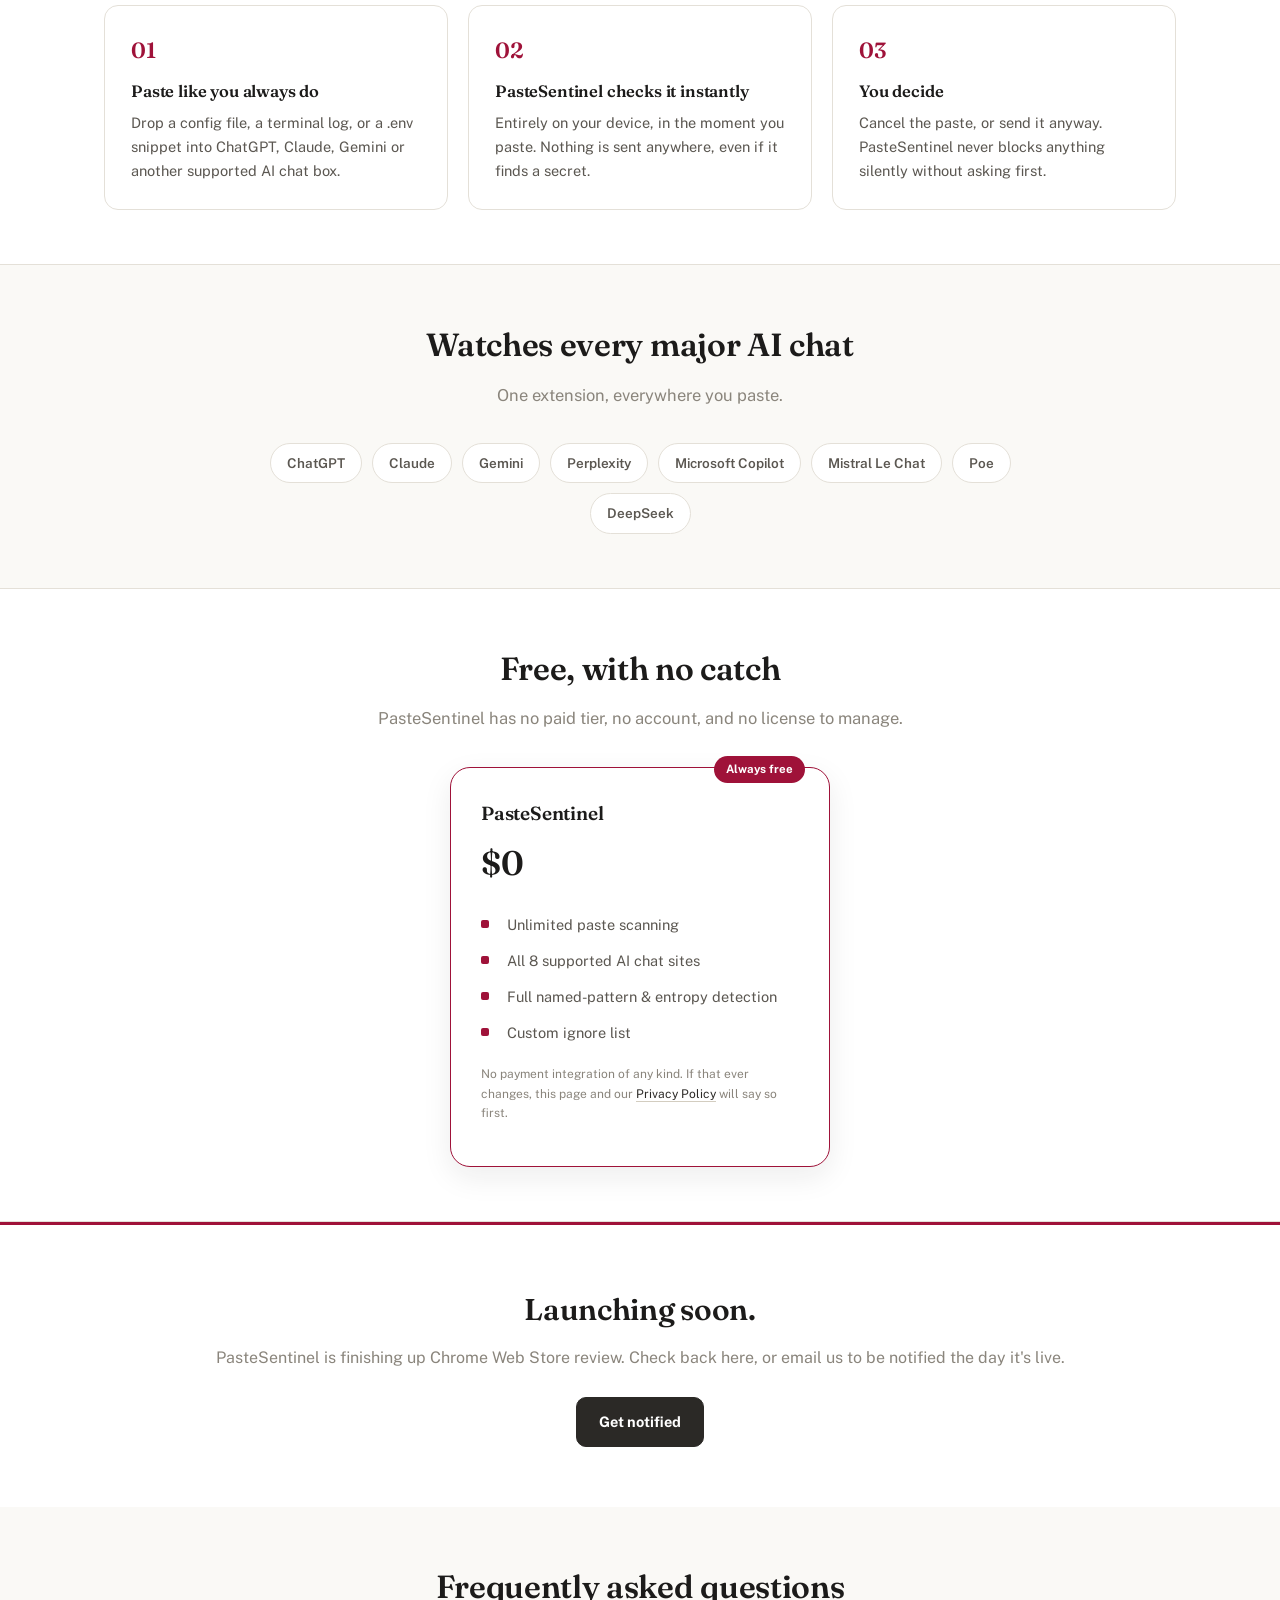
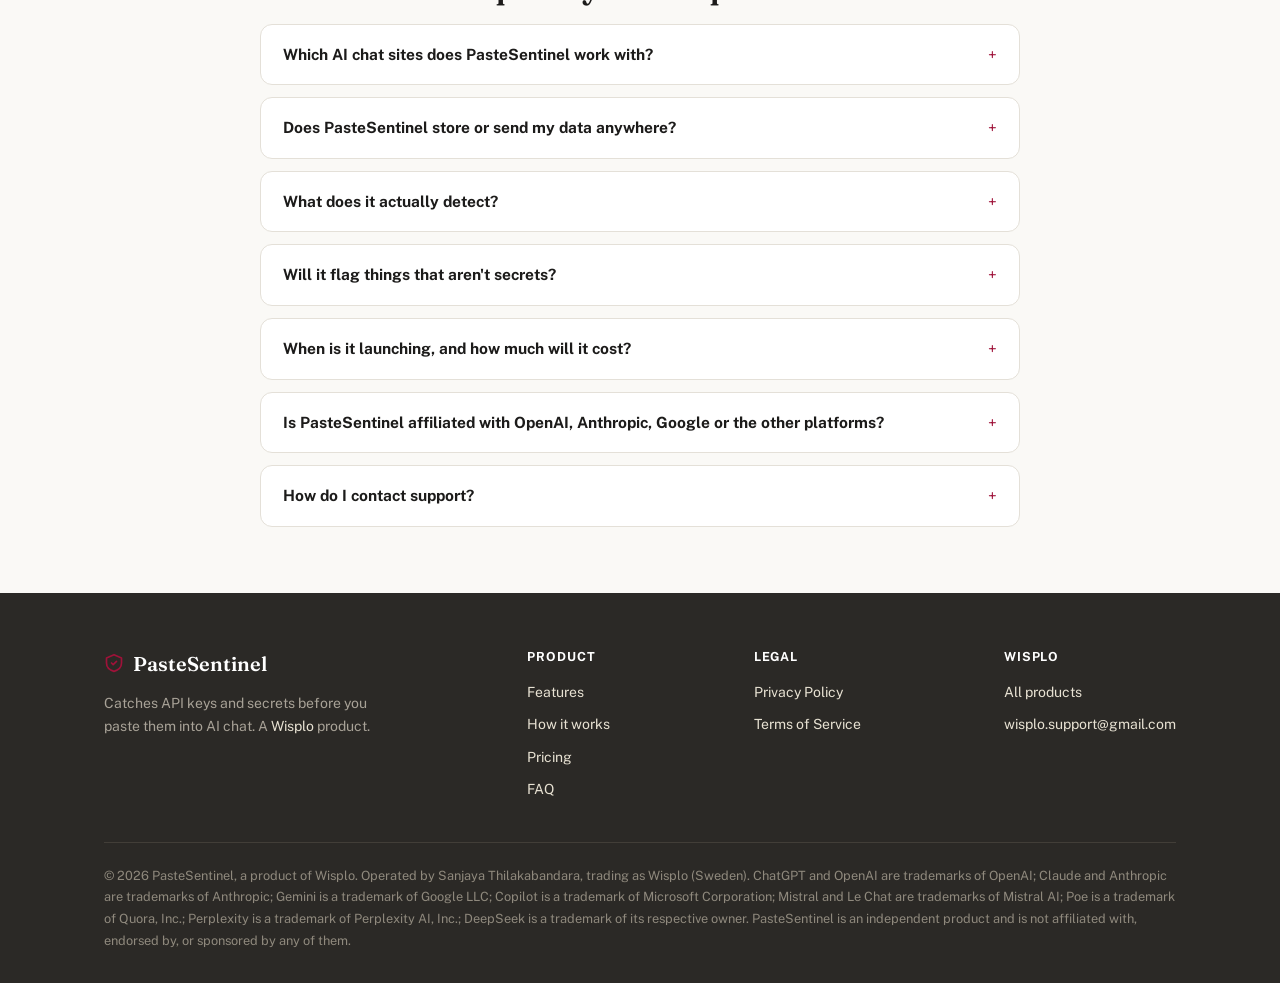
<file: pastesentinel.html>
<!DOCTYPE html>
<html lang="en">
<head>
<meta charset="utf-8" />
<meta name="viewport" content="width=device-width, initial-scale=1" />
<title>PasteSentinel - Catch API Keys &amp; Secrets Before You Paste Them Into ChatGPT, Claude or Gemini</title>
<meta name="description" content="PasteSentinel warns you before pasting an API key, token or password into ChatGPT, Claude, Gemini and other AI chat sites. Scans entirely on your device. Coming soon to the Chrome Web Store." />
<meta name="keywords" content="stop pasting API keys into ChatGPT, secret scanner extension, prevent credential leak AI chat, Claude paste warning, API key detector Chrome extension" />
<link rel="canonical" href="https://wisplo.github.io/pastesentinel.html" />

<meta property="og:type" content="website" />
<meta property="og:site_name" content="Wisplo" />
<meta property="og:title" content="PasteSentinel - Catch a leaked secret before it leaves your browser" />
<meta property="og:description" content="Warns you before pasting an API key, token or password into ChatGPT, Claude, Gemini and other AI chat sites. 100% local. Coming soon." />
<meta property="og:url" content="https://wisplo.github.io/pastesentinel.html" />
<meta name="twitter:card" content="summary" />
<meta name="twitter:title" content="PasteSentinel - Catch a leaked secret before it leaves your browser" />
<meta name="twitter:description" content="Warns you before pasting an API key, token or password into ChatGPT, Claude, Gemini and other AI chat sites." />

<link rel="icon" href="data:image/svg+xml,%3Csvg xmlns='http://www.w3.org/2000/svg' viewBox='0 0 24 24' fill='none' stroke='%239f1239' stroke-width='2' stroke-linecap='round' stroke-linejoin='round'%3E%3Cpath d='M12 2 3 6v6c0 5 4 8.5 9 10 5-1.5 9-5 9-10V6z'/%3E%3Cpath d='m9 12 2 2 4-4'/%3E%3C/svg%3E" />

<link rel="preconnect" href="https://fonts.googleapis.com" />
<link rel="preconnect" href="https://fonts.gstatic.com" crossorigin />
<link href="https://fonts.googleapis.com/css2?family=Fraunces:opsz,wght@9..144,500;9..144,600&family=Public+Sans:wght@400;500;600;700&family=IBM+Plex+Mono:wght@500&display=swap" rel="stylesheet" />
<link rel="stylesheet" href="styles.css" />

<script type="application/ld+json">
{
  "@context": "https://schema.org",
  "@type": "SoftwareApplication",
  "name": "PasteSentinel",
  "applicationCategory": "BrowserApplication",
  "operatingSystem": "Chrome",
  "url": "https://wisplo.github.io/pastesentinel.html",
  "description": "Warns you before pasting an API key, token or password into ChatGPT, Claude, Gemini and other AI chat sites.",
  "offers": { "@type": "Offer", "name": "Free", "price": "0", "priceCurrency": "USD" },
  "publisher": { "@type": "Organization", "name": "Wisplo" }
}
</script>

<style>
  body { --accent: var(--pastesentinel); --accent-soft: var(--pastesentinel-soft); }
  .hero { padding: 60px 0 52px; }
  .hero h1 { font-size: 44px; line-height: 1.14; margin: 0 0 18px; max-width: 660px; }
  .hero p.lead { font-size: 18.5px; max-width: 640px; margin: 0 0 28px; }
  @media (max-width: 640px) { .hero h1 { font-size: 33px; } }
  .cta-row { display: flex; gap: 14px; flex-wrap: wrap; align-items: center; }
  .note { font-size: 13px; color: var(--ink-faint); margin-top: 16px; }
  .pill { display: inline-block; font-family: var(--font-mono); font-size: 12px; color: var(--accent); background: var(--accent-soft); padding: 6px 13px; border-radius: 999px; margin-bottom: 22px; letter-spacing: 0.02em; }
  .soon-badge { display: inline-flex; align-items: center; gap: 7px; font-size: 13px; font-weight: 700; color: var(--accent); background: var(--accent-soft); border: 1px solid var(--accent); padding: 10px 18px; border-radius: 10px; }
  .soon-badge .dot { width: 7px; height: 7px; border-radius: 50%; background: var(--accent); }
  .prices--single { grid-template-columns: 1fr; max-width: 380px; }
</style>
</head>
<body>

<header class="nav">
  <div class="wrap nav-inner">
    <a class="brand" href="index.html">
      <svg viewBox="0 0 24 24" width="22" height="22" fill="none" stroke="currentColor" stroke-width="2" stroke-linecap="round"><circle cx="12" cy="5" r="1.6" fill="currentColor" stroke="none"/><line x1="12" y1="8" x2="12" y2="21"/><line x1="8.7" y1="12" x2="15.3" y2="12"/><line x1="9.3" y1="16.5" x2="14.7" y2="16.5"/></svg>
      PasteSentinel <small>by Wisplo</small>
    </a>
    <nav class="nav-links">
      <a class="nav-home" href="index.html">&larr; Wisplo</a>
      <a href="#features">Features</a>
      <a href="#how">How it works</a>
      <a href="#faq">FAQ</a>
      <span class="badge" style="color:var(--pastesentinel); border-color:var(--pastesentinel); background:var(--pastesentinel-soft);">Coming soon</span>
    </nav>
  </div>
</header>

<section class="hero">
  <div class="wrap">
    <span class="pill">For ChatGPT &middot; Claude &middot; Gemini &middot; Perplexity &middot; Copilot &middot; Mistral &middot; Poe &middot; DeepSeek</span>
    <h1>Catch a leaked API key before it ever leaves your browser.</h1>
    <p class="lead"><span class="mark mark--pastesentinel">PasteSentinel</span> is a browser extension that watches what you paste into ChatGPT, Claude, Gemini and other AI chat tools, and warns you the instant it looks like an API key, token or password. Cancel it, or send it anyway - your call, every time.</p>
    <div class="cta-row">
      <span class="soon-badge"><span class="dot"></span>Coming soon to the Chrome Web Store</span>
      <a class="btn ghost" href="#how">See how it works</a>
    </div>
    <p class="note">No account needed &middot; Free &middot; Runs entirely on your device, nothing is ever sent anywhere</p>
  </div>
</section>

<div class="tick-rule"></div>

<section id="features">
  <div class="wrap">
    <h2 class="sec">Built to catch what you'd miss scanning by eye</h2>
    <p class="sub">A config file, a terminal log, a .env snippet - it's easy to paste the whole thing without noticing the key sitting inside it.</p>
    <div class="grid">
      <div class="card">
        <div class="ic">&#9889;</div>
        <h3>Scans the instant you paste</h3>
        <p>PasteSentinel checks your paste before it lands in the chat box, not after you've already hit send.</p>
      </div>
      <div class="card">
        <div class="ic">&#128273;</div>
        <h3>Recognizes real formats</h3>
        <p>AWS, GitHub, Slack, Stripe, OpenAI-style, Anthropic, Google, Twilio, SendGrid, npm, GitLab, Discord and dozens more - not just a generic "looks random" guess.</p>
      </div>
      <div class="card">
        <div class="ic">&#128220;</div>
        <h3>Catches key files too</h3>
        <p>RSA, EC, OpenSSH, DSA and PKCS#8 (.p8) private keys, encrypted PEM blocks and PGP private keys. Your SSH <code>.pub</code> file is left alone - that one's meant to be shared.</p>
      </div>
      <div class="card">
        <div class="ic">&#127919;</div>
        <h3>Also flags the unlabeled ones</h3>
        <p>No recognizable prefix, still looks like a real secret or a strong password? A local entropy check catches those too, without ever needing to know what your secrets look like.</p>
      </div>
      <div class="card">
        <div class="ic">&#9997;&#65039;</div>
        <h3>Teach it your exceptions</h3>
        <p>Using a placeholder or test key on purpose? Add it to your ignore list once, and PasteSentinel stops flagging it.</p>
      </div>
      <div class="card">
        <div class="ic">&#128274;</div>
        <h3>100% local, always</h3>
        <p>No servers, no account, no analytics. The text you paste is scanned in memory and discarded immediately, even the secret itself if one is found.</p>
      </div>
    </div>
  </div>
</section>

<section id="how" class="alt">
  <div class="wrap">
    <h2 class="sec">Nothing to set up, nothing to remember</h2>
    <p class="sub">It works the moment it's installed, right inside the chat box you already use.</p>
    <div class="steps">
      <div class="step">
        <div class="n">01</div>
        <h3>Paste like you always do</h3>
        <p>Drop a config file, a terminal log, or a .env snippet into ChatGPT, Claude, Gemini or another supported AI chat box.</p>
      </div>
      <div class="step">
        <div class="n">02</div>
        <h3>PasteSentinel checks it instantly</h3>
        <p>Entirely on your device, in the moment you paste. Nothing is sent anywhere, even if it finds a secret.</p>
      </div>
      <div class="step">
        <div class="n">03</div>
        <h3>You decide</h3>
        <p>Cancel the paste, or send it anyway. PasteSentinel never blocks anything silently without asking first.</p>
      </div>
    </div>
  </div>
</section>

<section id="platforms">
  <div class="wrap">
    <h2 class="sec">Watches every major AI chat</h2>
    <p class="sub">One extension, everywhere you paste.</p>
    <div class="chips">
      <span>ChatGPT</span><span>Claude</span><span>Gemini</span><span>Perplexity</span>
      <span>Microsoft Copilot</span><span>Mistral Le Chat</span><span>Poe</span><span>DeepSeek</span>
    </div>
  </div>
</section>

<section id="pricing" class="alt">
  <div class="wrap">
    <h2 class="sec">Free, with no catch</h2>
    <p class="sub">PasteSentinel has no paid tier, no account, and no license to manage.</p>
    <div class="prices prices--single">
      <div class="price feature">
        <span class="tag">Always free</span>
        <h3>PasteSentinel</h3>
        <div class="amt">$0</div>
        <ul>
          <li>Unlimited paste scanning</li>
          <li>All 8 supported AI chat sites</li>
          <li>Full named-pattern &amp; entropy detection</li>
          <li>Custom ignore list</li>
        </ul>
        <p class="vat">No payment integration of any kind. If that ever changes, this page and our <a href="privacy-policy.html">Privacy Policy</a> will say so first.</p>
      </div>
    </div>
  </div>
</section>

<div class="cta-band">
  <div class="wrap">
    <h2>Launching soon.</h2>
    <p>PasteSentinel is finishing up Chrome Web Store review. Check back here, or email us to be notified the day it's live.</p>
    <a class="btn" href="mailto:wisplo.support@gmail.com?subject=Notify%20me%20when%20PasteSentinel%20launches">Get notified</a>
  </div>
</div>

<section id="faq">
  <div class="wrap">
    <h2 class="sec">Frequently asked questions</h2>
    <div class="faq">
      <details>
        <summary>Which AI chat sites does PasteSentinel work with?</summary>
        <div class="a">ChatGPT (chatgpt.com, chat.openai.com), Claude (claude.ai), Gemini (gemini.google.com), Perplexity (perplexity.ai), Microsoft Copilot (copilot.microsoft.com), Mistral's Le Chat (chat.mistral.ai), Poe (poe.com) and DeepSeek (chat.deepseek.com) - the web versions you open in your browser.</div>
      </details>
      <details>
        <summary>Does PasteSentinel store or send my data anywhere?</summary>
        <div class="a">No. PasteSentinel has no server. The text you paste is scanned entirely in memory, in your browser, and discarded the instant the check completes - it's never written to storage or sent anywhere, even when a secret is found. Only your on/off setting, your own ignore-list entries, and a simple detection counter are saved, locally on your device. See our <a href="privacy-policy.html">Privacy Policy</a>.</div>
      </details>
      <details>
        <summary>What does it actually detect?</summary>
        <div class="a">Dozens of named formats - AWS, GitHub, Slack, Stripe, OpenAI-style, Anthropic, Google, Twilio, SendGrid, npm, GitLab, Discord and more - plus private key files (RSA, EC, OpenSSH, DSA, PKCS#8, encrypted PEM, PGP) and database connection strings with embedded passwords. Anything that doesn't match a known format but still looks like a strong, random secret is caught by a local entropy check. Your SSH <code>.pub</code> file is deliberately left alone, since that's meant to be shared.</div>
      </details>
      <details>
        <summary>Will it flag things that aren't secrets?</summary>
        <div class="a">Rarely, but any scanner like this can have false positives on unusual-looking text. If PasteSentinel flags something you use on purpose, like a placeholder or test key, add it to your ignore list once from the extension's settings and it won't be flagged again.</div>
      </details>
      <details>
        <summary>When is it launching, and how much will it cost?</summary>
        <div class="a">PasteSentinel is currently in Chrome Web Store review. It will be free with no paid tier at launch. Email us and we'll let you know the day it's live.</div>
      </details>
      <details>
        <summary>Is PasteSentinel affiliated with OpenAI, Anthropic, Google or the other platforms?</summary>
        <div class="a">No. PasteSentinel is an independent tool and is not affiliated with, endorsed by, or sponsored by OpenAI, Anthropic, Google, Microsoft, Mistral AI, Quora (Poe), Perplexity AI, DeepSeek, or any other platform named on this page.</div>
      </details>
      <details>
        <summary>How do I contact support?</summary>
        <div class="a">Email <a href="mailto:wisplo.support@gmail.com">wisplo.support@gmail.com</a> and we'll get back to you.</div>
      </details>
    </div>
  </div>
</section>

<footer class="site">
  <div class="wrap">
    <div class="cols">
      <div style="max-width:280px;">
        <div class="brand" style="display:flex; align-items:center; gap:9px; margin-bottom:12px;">
          <svg viewBox="0 0 24 24" width="20" height="20" fill="none" stroke="var(--pastesentinel)" stroke-width="2" stroke-linecap="round" stroke-linejoin="round"><path d="M12 2 3 6v6c0 5 4 8.5 9 10 5-1.5 9-5 9-10V6z"/><path d="m9 12 2 2 4-4"/></svg>
          PasteSentinel
        </div>
        <p style="margin:0; color:#a8a297;">Catches API keys and secrets before you paste them into AI chat. A <a href="index.html">Wisplo</a> product.</p>
      </div>
      <div>
        <h4>Product</h4>
        <ul>
          <li><a href="#features">Features</a></li>
          <li><a href="#how">How it works</a></li>
          <li><a href="#pricing">Pricing</a></li>
          <li><a href="#faq">FAQ</a></li>
        </ul>
      </div>
      <div>
        <h4>Legal</h4>
        <ul>
          <li><a href="privacy-policy.html">Privacy Policy</a></li>
          <li><a href="terms.html">Terms of Service</a></li>
        </ul>
      </div>
      <div>
        <h4>Wisplo</h4>
        <ul>
          <li><a href="index.html">All products</a></li>
          <li><a href="mailto:wisplo.support@gmail.com">wisplo.support@gmail.com</a></li>
        </ul>
      </div>
    </div>
    <div class="legal">
      &copy; <span id="yr">2026</span> PasteSentinel, a product of Wisplo. Operated by Sanjaya Thilakabandara, trading as Wisplo (Sweden). ChatGPT and OpenAI are trademarks of OpenAI; Claude and Anthropic are trademarks of Anthropic; Gemini is a trademark of Google LLC; Copilot is a trademark of Microsoft Corporation; Mistral and Le Chat are trademarks of Mistral AI; Poe is a trademark of Quora, Inc.; Perplexity is a trademark of Perplexity AI, Inc.; DeepSeek is a trademark of its respective owner. PasteSentinel is an independent product and is not affiliated with, endorsed by, or sponsored by any of them.
    </div>
  </div>
  <script>document.getElementById('yr').textContent = new Date().getFullYear();</script>
</footer>

</body>
</html>
</file>
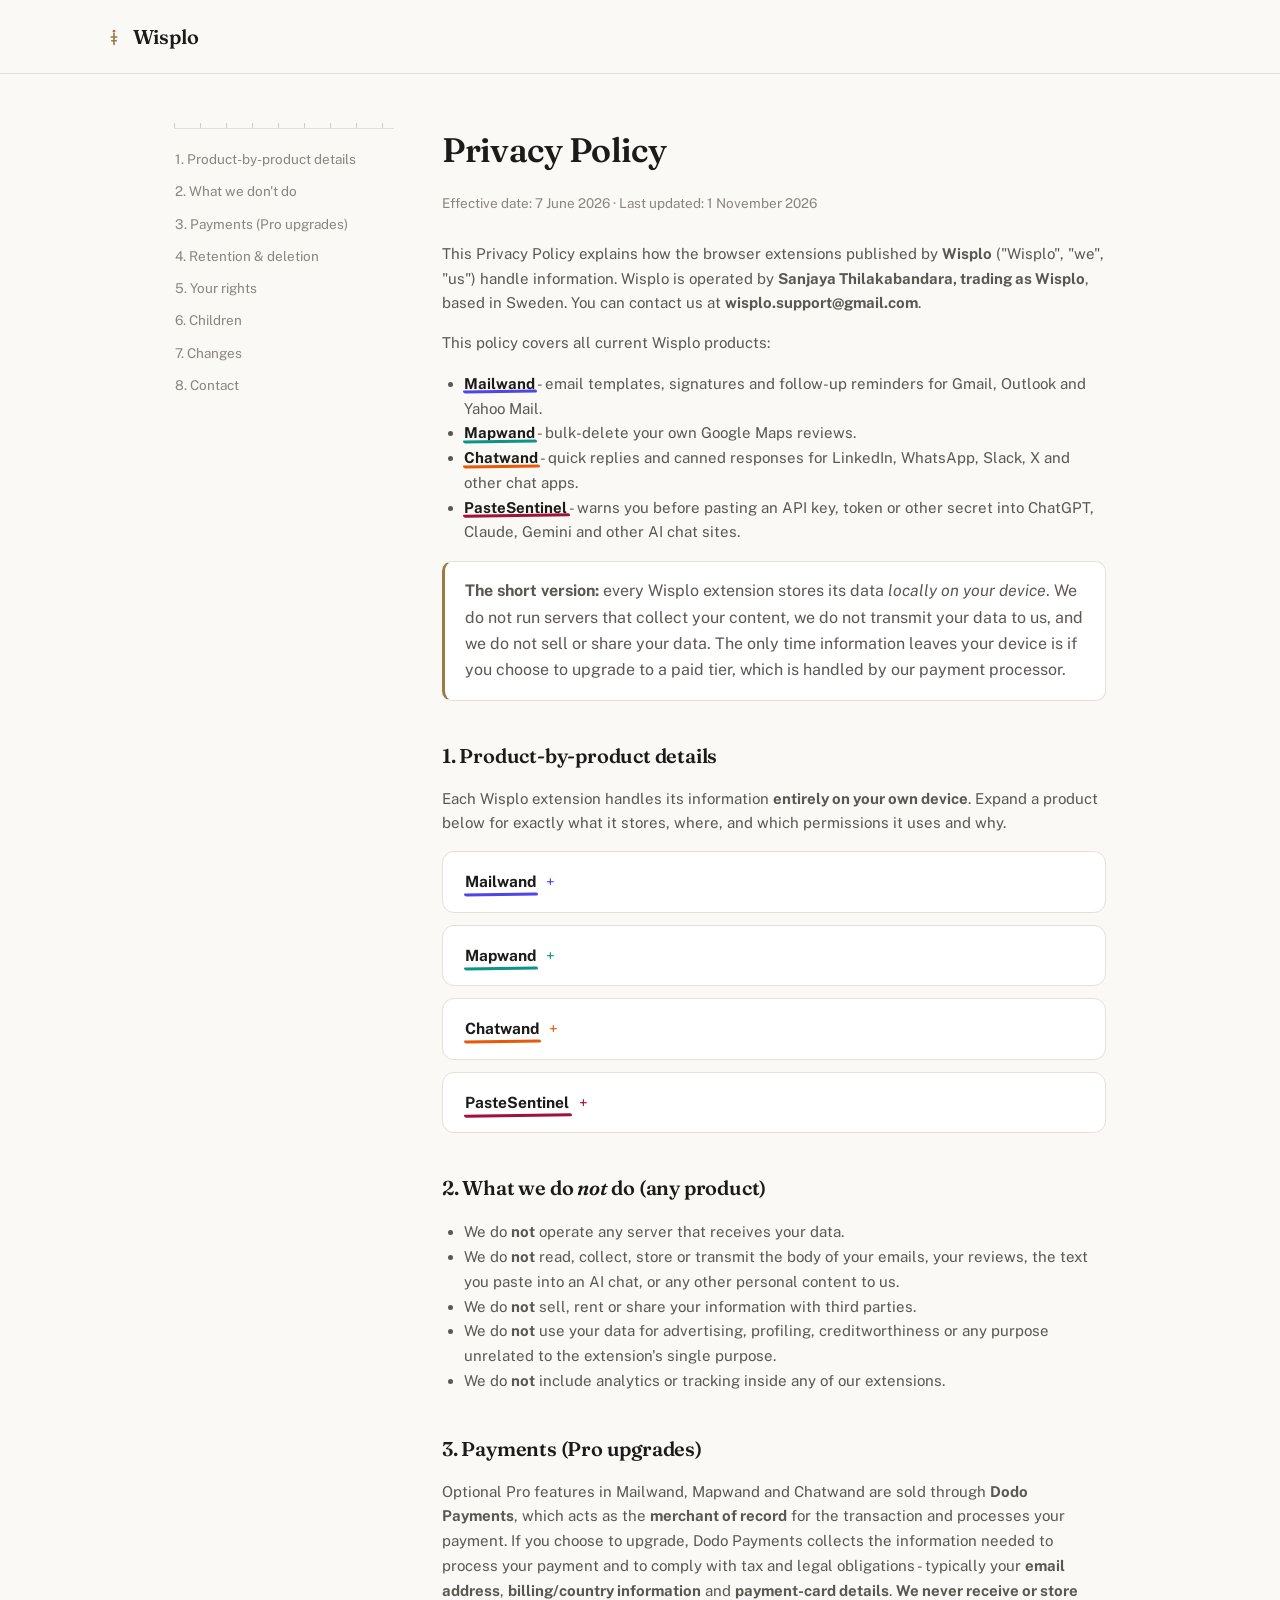
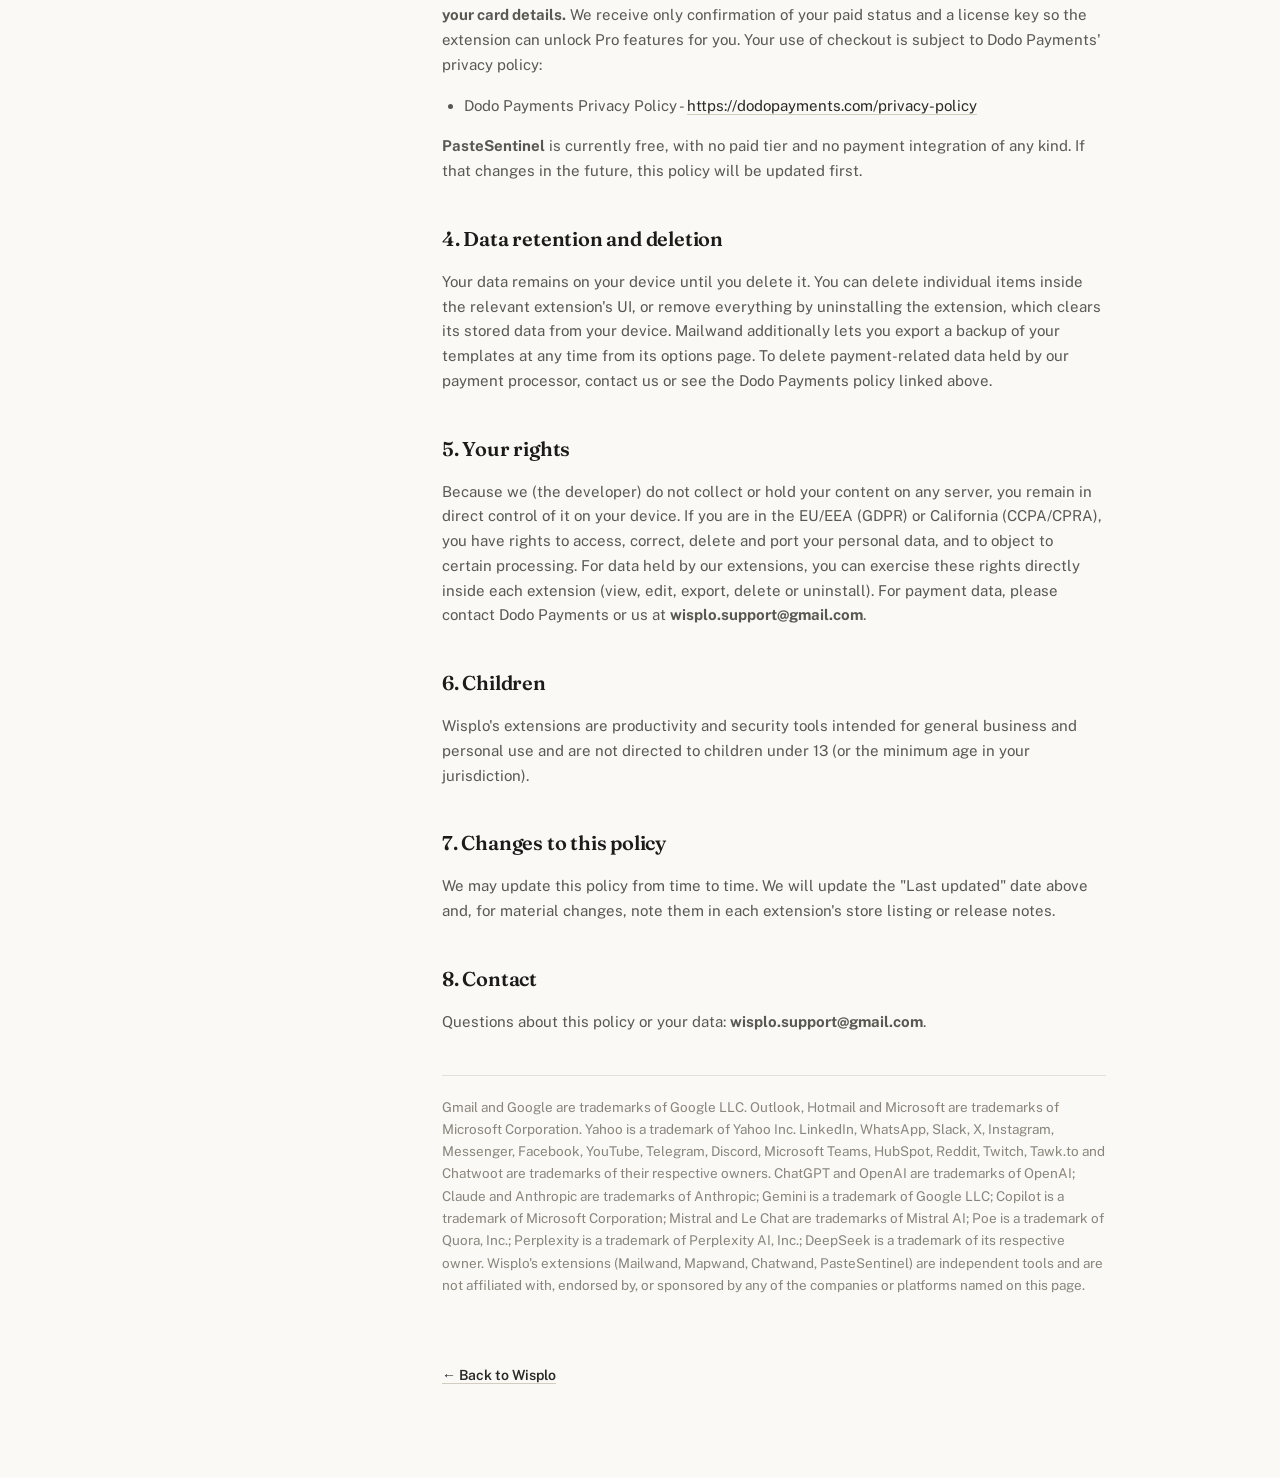
<file: privacy-policy.html>
<!DOCTYPE html>
<html lang="en">
<head>
<meta charset="utf-8" />
<meta name="viewport" content="width=device-width, initial-scale=1" />
<title>Privacy Policy - Wisplo (Mailwand, Mapwand, Chatwand, PasteSentinel)</title>
<meta name="description" content="How Wisplo's Chrome extensions - Mailwand, Mapwand, Chatwand and PasteSentinel - handle your data. Everything is stored locally on your device; we run no servers that collect your content." />
<meta name="robots" content="noindex, follow" />
<link rel="canonical" href="https://wisplo.github.io/privacy-policy.html" />
<link rel="icon" href="data:image/svg+xml,%3Csvg xmlns='http://www.w3.org/2000/svg' viewBox='0 0 24 24' fill='none' stroke='%231c1b1a' stroke-width='2' stroke-linecap='round'%3E%3Ccircle cx='12' cy='5' r='1.6' fill='%231c1b1a' stroke='none'/%3E%3Cline x1='12' y1='8' x2='12' y2='21'/%3E%3Cline x1='8.7' y1='12' x2='15.3' y2='12'/%3E%3Cline x1='9.3' y1='16.5' x2='14.7' y2='16.5'/%3E%3C/svg%3E" />
<link rel="preconnect" href="https://fonts.googleapis.com" />
<link rel="preconnect" href="https://fonts.gstatic.com" crossorigin />
<link href="https://fonts.googleapis.com/css2?family=Fraunces:opsz,wght@9..144,500;9..144,600&family=Public+Sans:wght@400;500;600;700&family=IBM+Plex+Mono:wght@500&display=swap" rel="stylesheet" />
<link rel="stylesheet" href="styles.css" />
</head>
<body>

<div class="top-min"><div class="wrap"><a class="brand" href="index.html">
  <svg viewBox="0 0 24 24" width="20" height="20" fill="none" stroke="currentColor" stroke-width="2" stroke-linecap="round"><circle cx="12" cy="5" r="1.6" fill="currentColor" stroke="none"/><line x1="12" y1="8" x2="12" y2="21"/><line x1="8.7" y1="12" x2="15.3" y2="12"/><line x1="9.3" y1="16.5" x2="14.7" y2="16.5"/></svg>
  Wisplo
</a></div></div>

<div class="legal-layout">
  <nav class="legal-toc">
    <div class="tick-rule tick-rule--tight"></div>
    <a href="#products">1. Product-by-product details</a>
    <a href="#not-do">2. What we don't do</a>
    <a href="#payments">3. Payments (Pro upgrades)</a>
    <a href="#retention">4. Retention &amp; deletion</a>
    <a href="#rights">5. Your rights</a>
    <a href="#children">6. Children</a>
    <a href="#changes">7. Changes</a>
    <a href="#contact">8. Contact</a>
  </nav>

  <div class="legal-body">
    <h1>Privacy Policy</h1>
    <p class="meta">Effective date: 7 June 2026 &middot; Last updated: 1 November 2026</p>

    <p>This Privacy Policy explains how the browser extensions published by <strong>Wisplo</strong> ("Wisplo", "we", "us") handle information. Wisplo is operated by <strong>Sanjaya Thilakabandara, trading as Wisplo</strong>, based in Sweden. You can contact us at <strong>wisplo.support@gmail.com</strong>.</p>

    <p>This policy covers all current Wisplo products:</p>
    <ul>
      <li><span class="mark mark--mailwand">Mailwand</span> - email templates, signatures and follow-up reminders for Gmail, Outlook and Yahoo Mail.</li>
      <li><span class="mark mark--mapwand">Mapwand</span> - bulk-delete your own Google Maps reviews.</li>
      <li><span class="mark mark--chatwand">Chatwand</span> - quick replies and canned responses for LinkedIn, WhatsApp, Slack, X and other chat apps.</li>
      <li><span class="mark mark--pastesentinel">PasteSentinel</span> - warns you before pasting an API key, token or other secret into ChatGPT, Claude, Gemini and other AI chat sites.</li>
    </ul>

    <div class="box">
      <strong>The short version:</strong> every Wisplo extension stores its data <em>locally on your device</em>. We do not run servers that collect your content, we do not transmit your data to us, and we do not sell or share your data. The only time information leaves your device is if you choose to upgrade to a paid tier, which is handled by our payment processor.
    </div>

    <h2 id="products">1. Product-by-product details</h2>
    <p>Each Wisplo extension handles its information <strong>entirely on your own device</strong>. Expand a product below for exactly what it stores, where, and which permissions it uses and why.</p>

    <details class="product-detail" style="--detail-accent: var(--mailwand);">
      <summary><span class="mark mark--mailwand">Mailwand</span></summary>
      <div class="a">
        <h4>Single purpose</h4>
        <p>Mailwand is an email-productivity tool. Its single purpose is to let you save and insert reusable email templates and signatures, and to set follow-up reminders, within supported webmail services (Gmail, Outlook/Hotmail and Yahoo Mail).</p>

        <h4>Information handled</h4>
        <ul>
          <li><strong>Content you create</strong> - the email templates, signatures, folder names and shortcuts you choose to save.</li>
          <li><strong>Reminder details</strong> - the note, time and (optionally) the subject line and link of the email you set a follow-up reminder for, plus a short local history of reminders that have fired.</li>
          <li><strong>Recently viewed email subjects</strong> - to offer them as quick suggestions when you create a reminder, Mailwand keeps a short list (most recent ~20) of subject lines and the page address they came from. Stored locally; never transmitted to us.</li>
          <li><strong>Your settings</strong> - such as your chosen reminder sound.</li>
        </ul>
        <p>Mailwand's in-page component reads the subject field and the open message's subject heading on supported mail sites, and inserts your chosen template text into the message you are composing. This processing happens locally in your browser and is not recorded or sent anywhere by us.</p>

        <h4>Where it's stored</h4>
        <p>Templates and signatures are stored using Chrome's <code>storage.sync</code>, which keeps them on your device and, if you are signed into your browser with sync enabled, syncs them across your own browsers via your browser vendor (e.g., Google) under their privacy terms. Reminders, recent subjects, the fired-reminder history and settings are stored using Chrome's <code>storage.local</code> on your device only.</p>

        <h4>Permissions and why</h4>
        <ul>
          <li><code>storage</code> - to save your templates, signatures, reminders and settings.</li>
          <li><code>alarms</code> - to trigger your follow-up reminders at the time you set.</li>
          <li><code>notifications</code> - to show a desktop notification when a reminder is due.</li>
          <li><code>offscreen</code> - to play the reminder chime.</li>
          <li>Host access to <code>mail.google.com</code>, <code>outlook.live.com</code>, <code>outlook.office.com</code>, <code>outlook.office365.com</code> and <code>mail.yahoo.com</code> - so the extension can add its template tools to your compose window and detect the subject for reminders.</li>
          <li>Host access to <code>dodopayments.com</code> - to validate your Pro license with our payment processor.</li>
        </ul>
      </div>
    </details>

    <details class="product-detail" style="--detail-accent: var(--mapwand);">
      <summary><span class="mark mark--mapwand">Mapwand</span></summary>
      <div class="a">
        <h4>Single purpose</h4>
        <p>Mapwand is a contributions-management tool. Its single purpose is to let you bulk-delete <em>your own</em> Google Maps reviews from your "Your contributions" page, one at a time, with confirmation and human-like timing.</p>

        <h4>Information handled</h4>
        <ul>
          <li><strong>Free-tier counter</strong> - a small number that tracks how many free deletions you have used (the free plan allows up to 5 deletions).</li>
          <li><strong>Your speed preference</strong> - whether you've chosen Careful, Normal or Fast.</li>
          <li><strong>License key</strong> - if you've upgraded to Pro, your license key string is stored so the extension knows you're a paying customer.</li>
          <li><strong>Per-item deletion history</strong> - a local record of each review you deleted: the place name shown on the card, the date you deleted it, the speed setting you used, and (when available) a link back to that place on Google Maps. Kept on your device only and capped at the most recent 100 entries.</li>
          <li><strong>Rating-prompt flag</strong> - a yes/no value recording that you've already clicked through to rate Mapwand, so it doesn't ask again.</li>
          <li><strong>Time-filter choice</strong> - which reviews you last chose to delete (for example "older than 2 years"), so the popup remembers it.</li>
          <li><strong>Current run state</strong> - progress of a deletion run in progress, its last result, and the last count of your reviews (how many there are and how many match your filter - numbers only, no review content), held in Chrome's session storage so the popup can be closed and reopened. Cleared when the browser closes.</li>
        </ul>
        <p>When you install Mapwand it opens a getting-started page on wisplo.github.io, and when you uninstall it Chrome opens a short feedback page there. These are ordinary web pages: the extension sends no data with them, and feedback is only ever sent if you choose to email us.</p>
        <p>Mapwand's in-page component runs on <code>www.google.com/maps/*</code> and <code>maps.google.com/*</code> only. It locates the contribution cards on your "Your contributions" page, counts them, reads the date Google shows on each review (for example "3 years ago") when you choose a time filter, and clicks the same delete menu you would click yourself. Those dates are only used on the spot to decide which reviews match - they are never stored or sent. It never reads, copies or transmits any other content from the page.</p>

        <h4>Where it's stored</h4>
        <p>All data (free counter, speed preference, license key, deletion history, rating-prompt flag, time-filter choice) is stored using Chrome's <code>storage.local</code> on your device only; the current run state uses <code>storage.session</code>. Nothing is synced across devices, and uninstalling Mapwand deletes all of it.</p>

        <h4>Permissions and why</h4>
        <ul>
          <li><code>storage</code> - to save your free-tier counter, speed preference, license key, per-item deletion history, rating-prompt flag and time-filter choice.</li>
          <li><code>activeTab</code> - so the extension only acts on the Google Maps tab you have open when you click the popup.</li>
          <li>Host access to <code>www.google.com/maps/*</code> and <code>maps.google.com/*</code> - so the deletion content script can run on your Google Maps "Your contributions" page.</li>
          <li>Host access to <code>live.dodopayments.com</code> and <code>checkout.dodopayments.com</code> - to open the Pro checkout page and validate your license key against Dodo's public licensing endpoint.</li>
        </ul>
      </div>
    </details>

    <details class="product-detail" style="--detail-accent: var(--chatwand);">
      <summary><span class="mark mark--chatwand">Chatwand</span></summary>
      <div class="a">
        <h4>Single purpose</h4>
        <p>Chatwand is a chat-productivity tool. Its single purpose is to let you save and insert reusable quick replies and canned responses, with optional fill-in fields, within supported chat, social and support apps (LinkedIn, WhatsApp Web, Slack, X/Twitter, Instagram, Messenger, Facebook, YouTube, Telegram, Discord, Microsoft Teams, HubSpot, Google Chat, Reddit, Twitch, Tawk.to and Chatwoot).</p>

        <h4>Information handled</h4>
        <ul>
          <li><strong>Content you create</strong> - the quick replies, canned responses, folder names, shortcuts and fill-in field values you choose to save.</li>
          <li><strong>Usage counters</strong> - a local count of how many times each quick reply has been used, so you can see which ones you rely on most.</li>
          <li><strong>License key</strong> - if you've upgraded to Pro, your license key string is stored so the extension knows you're a paying customer.</li>
          <li><strong>Your settings</strong> - such as your chosen hotkey and folder view.</li>
        </ul>
        <p>Chatwand's in-page component watches the message box you are actively typing in for a <code>/shortcut</code> pattern or a palette selection, and inserts your chosen reply text into that box. This processing happens locally in your browser and is not recorded or sent anywhere by us. Chatwand does not read, copy or transmit the content of messages you receive, or any other page content beyond the compose box you are typing into.</p>

        <h4>Where it's stored</h4>
        <p>Quick replies, folders and settings are stored using Chrome's <code>storage.sync</code>, which keeps them on your device and, if you are signed into your browser with sync enabled, syncs them across your own browsers via your browser vendor (e.g., Google) under their privacy terms. Usage counters and your license key are stored using Chrome's <code>storage.local</code> on your device only.</p>

        <h4>Permissions and why</h4>
        <ul>
          <li><code>storage</code> - to save your quick replies, folders, usage counters, license key and settings.</li>
          <li><code>contextMenus</code> - to add the "Save as quick reply" right-click menu item.</li>
          <li>Content-script access on supported chat/social/support sites (LinkedIn, WhatsApp Web, Slack, X/Twitter, Instagram, Messenger, Facebook, YouTube, Telegram, Discord, Microsoft Teams, HubSpot, Google Chat, Reddit, Twitch, Tawk.to, Chatwoot) - so the extension can add the quick-pick palette and expand <code>/shortcut</code>s inside the message box you are typing in on those sites.</li>
          <li>Host access to <code>dodopayments.com</code> - to validate your Pro license with our payment processor.</li>
        </ul>
      </div>
    </details>

    <details class="product-detail" style="--detail-accent: var(--pastesentinel);">
      <summary><span class="mark mark--pastesentinel">PasteSentinel</span></summary>
      <div class="a">
        <h4>Single purpose</h4>
        <p>PasteSentinel is a security tool. Its single purpose is to scan text you paste into a supported AI chat site (ChatGPT, Claude, Gemini, Perplexity, Microsoft Copilot, Mistral's Le Chat, Poe and DeepSeek) for patterns that look like an API key, access token, password or other secret, and warn you before the paste completes so you can cancel it or send it anyway.</p>

        <h4>Information handled</h4>
        <ul>
          <li><strong>Protection setting</strong> - whether scanning is switched on or off.</li>
          <li><strong>Ignore-list entries</strong> - exact text snippets you've chosen to stop flagging, such as a placeholder or test key you use on purpose. You type these in yourself; PasteSentinel never stores the actual secrets it detects.</li>
          <li><strong>Detection counters</strong> - a simple count of how many pastes were flagged today and in total, shown to you in the popup.</li>
        </ul>
        <p><strong>The text you paste is never stored.</strong> PasteSentinel scans it entirely in memory, in your browser, at the instant you paste. It is never written to storage, never transmitted anywhere, and is discarded immediately once the check completes - including the secret itself, if one is found.</p>

        <h4>Where it's stored</h4>
        <p>Your protection setting, ignore-list entries and detection counters are stored using Chrome's <code>storage.local</code> on your device only. PasteSentinel does not use Chrome's <code>storage.sync</code>, so nothing is synced across your devices or through your Google account.</p>

        <h4>Permissions and why</h4>
        <ul>
          <li><code>storage</code> - to save your protection setting, ignore-list entries and detection counters.</li>
          <li>Content-script access on <code>chatgpt.com</code>, <code>chat.openai.com</code>, <code>claude.ai</code>, <code>gemini.google.com</code>, <code>perplexity.ai</code>, <code>www.perplexity.ai</code>, <code>copilot.microsoft.com</code>, <code>chat.mistral.ai</code>, <code>poe.com</code> and <code>chat.deepseek.com</code> - so the extension can watch for a paste into the chat box on those sites and show its warning dialog. No other sites are touched.</li>
        </ul>
        <p>PasteSentinel requests no <code>host_permissions</code> and makes no network requests of any kind - there is nothing for it to call.</p>
      </div>
    </details>

    <h2 id="not-do">2. What we do <em>not</em> do (any product)</h2>
    <ul>
      <li>We do <strong>not</strong> operate any server that receives your data.</li>
      <li>We do <strong>not</strong> read, collect, store or transmit the body of your emails, your reviews, the text you paste into an AI chat, or any other personal content to us.</li>
      <li>We do <strong>not</strong> sell, rent or share your information with third parties.</li>
      <li>We do <strong>not</strong> use your data for advertising, profiling, creditworthiness or any purpose unrelated to the extension's single purpose.</li>
      <li>We do <strong>not</strong> include analytics or tracking inside any of our extensions.</li>
    </ul>

    <h2 id="payments">3. Payments (Pro upgrades)</h2>
    <p>Optional Pro features in Mailwand, Mapwand and Chatwand are sold through <strong>Dodo Payments</strong>, which acts as the <strong>merchant of record</strong> for the transaction and processes your payment. If you choose to upgrade, Dodo Payments collects the information needed to process your payment and to comply with tax and legal obligations - typically your <strong>email address</strong>, <strong>billing/country information</strong> and <strong>payment-card details</strong>. <strong>We never receive or store your card details.</strong> We receive only confirmation of your paid status and a license key so the extension can unlock Pro features for you. Your use of checkout is subject to Dodo Payments' privacy policy:</p>
    <ul>
      <li>Dodo Payments Privacy Policy - <a href="https://dodopayments.com/privacy-policy">https://dodopayments.com/privacy-policy</a></li>
    </ul>
    <p><strong>PasteSentinel</strong> is currently free, with no paid tier and no payment integration of any kind. If that changes in the future, this policy will be updated first.</p>

    <h2 id="retention">4. Data retention and deletion</h2>
    <p>Your data remains on your device until you delete it. You can delete individual items inside the relevant extension's UI, or remove everything by uninstalling the extension, which clears its stored data from your device. Mailwand additionally lets you export a backup of your templates at any time from its options page. To delete payment-related data held by our payment processor, contact us or see the Dodo Payments policy linked above.</p>

    <h2 id="rights">5. Your rights</h2>
    <p>Because we (the developer) do not collect or hold your content on any server, you remain in direct control of it on your device. If you are in the EU/EEA (GDPR) or California (CCPA/CPRA), you have rights to access, correct, delete and port your personal data, and to object to certain processing. For data held by our extensions, you can exercise these rights directly inside each extension (view, edit, export, delete or uninstall). For payment data, please contact Dodo Payments or us at <strong>wisplo.support@gmail.com</strong>.</p>

    <h2 id="children">6. Children</h2>
    <p>Wisplo's extensions are productivity and security tools intended for general business and personal use and are not directed to children under 13 (or the minimum age in your jurisdiction).</p>

    <h2 id="changes">7. Changes to this policy</h2>
    <p>We may update this policy from time to time. We will update the "Last updated" date above and, for material changes, note them in each extension's store listing or release notes.</p>

    <h2 id="contact">8. Contact</h2>
    <p>Questions about this policy or your data: <strong>wisplo.support@gmail.com</strong>.</p>

    <hr />
    <p class="meta">Gmail and Google are trademarks of Google LLC. Outlook, Hotmail and Microsoft are trademarks of Microsoft Corporation. Yahoo is a trademark of Yahoo Inc. LinkedIn, WhatsApp, Slack, X, Instagram, Messenger, Facebook, YouTube, Telegram, Discord, Microsoft Teams, HubSpot, Reddit, Twitch, Tawk.to and Chatwoot are trademarks of their respective owners. ChatGPT and OpenAI are trademarks of OpenAI; Claude and Anthropic are trademarks of Anthropic; Gemini is a trademark of Google LLC; Copilot is a trademark of Microsoft Corporation; Mistral and Le Chat are trademarks of Mistral AI; Poe is a trademark of Quora, Inc.; Perplexity is a trademark of Perplexity AI, Inc.; DeepSeek is a trademark of its respective owner. Wisplo's extensions (Mailwand, Mapwand, Chatwand, PasteSentinel) are independent tools and are not affiliated with, endorsed by, or sponsored by any of the companies or platforms named on this page.</p>

    <a class="back-link" href="index.html">&larr; Back to Wisplo</a>
  </div>
</div>

</body>
</html>
</file>
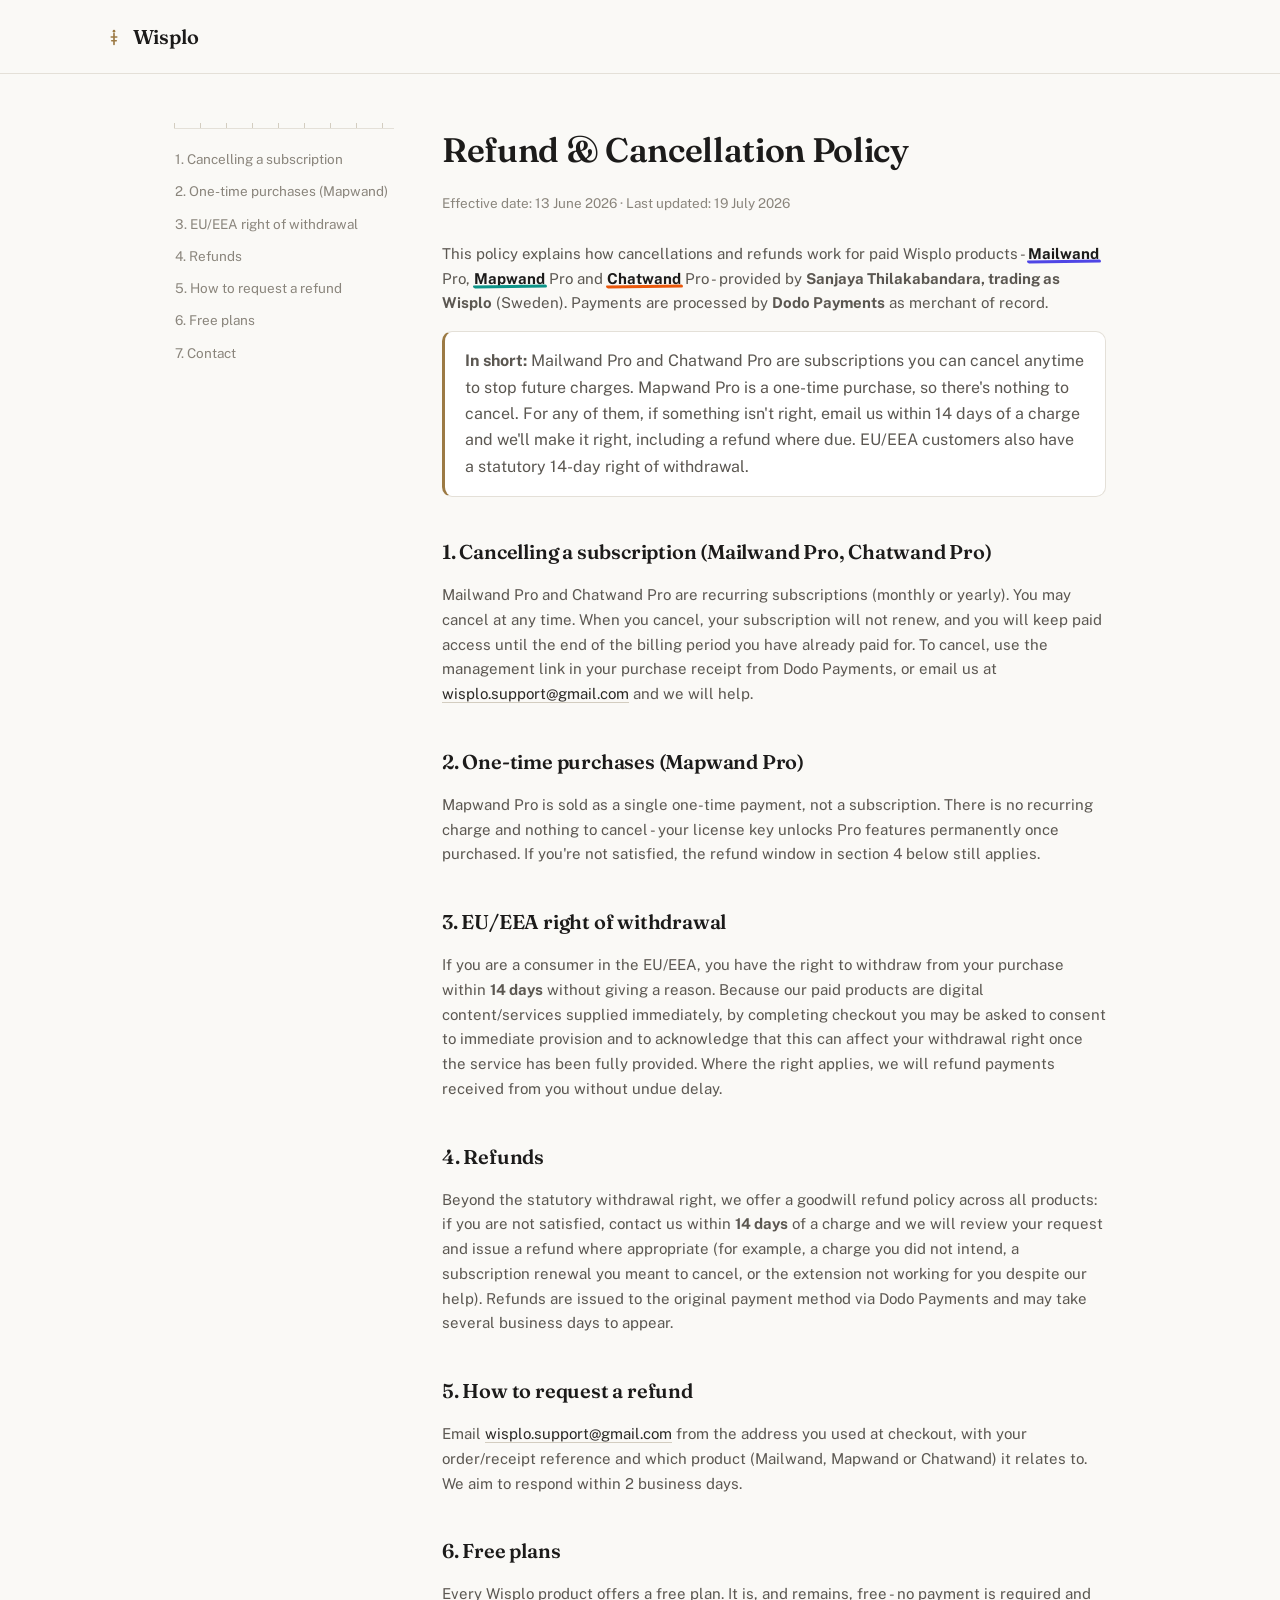
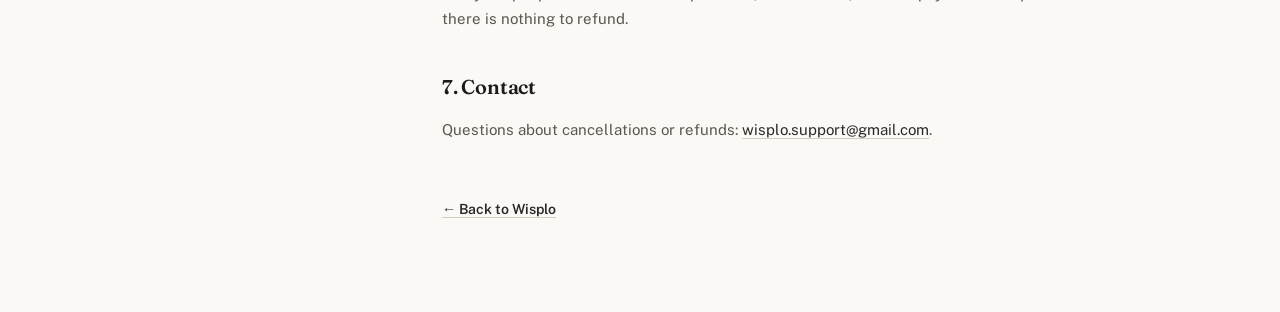
<file: refund.html>
<!DOCTYPE html>
<html lang="en">
<head>
<meta charset="utf-8" />
<meta name="viewport" content="width=device-width, initial-scale=1" />
<title>Refund &amp; Cancellation Policy - Wisplo</title>
<meta name="description" content="Refund and cancellation policy for Wisplo's paid Chrome extension tiers: Mailwand Pro, Mapwand Pro and Chatwand Pro." />
<meta name="robots" content="noindex, follow" />
<link rel="canonical" href="https://wisplo.github.io/refund.html" />
<link rel="icon" href="data:image/svg+xml,%3Csvg xmlns='http://www.w3.org/2000/svg' viewBox='0 0 24 24' fill='none' stroke='%231c1b1a' stroke-width='2' stroke-linecap='round'%3E%3Ccircle cx='12' cy='5' r='1.6' fill='%231c1b1a' stroke='none'/%3E%3Cline x1='12' y1='8' x2='12' y2='21'/%3E%3Cline x1='8.7' y1='12' x2='15.3' y2='12'/%3E%3Cline x1='9.3' y1='16.5' x2='14.7' y2='16.5'/%3E%3C/svg%3E" />
<link rel="preconnect" href="https://fonts.googleapis.com" />
<link rel="preconnect" href="https://fonts.gstatic.com" crossorigin />
<link href="https://fonts.googleapis.com/css2?family=Fraunces:opsz,wght@9..144,500;9..144,600&family=Public+Sans:wght@400;500;600;700&family=IBM+Plex+Mono:wght@500&display=swap" rel="stylesheet" />
<link rel="stylesheet" href="styles.css" />
</head>
<body>

<div class="top-min"><div class="wrap"><a class="brand" href="index.html">
  <svg viewBox="0 0 24 24" width="20" height="20" fill="none" stroke="currentColor" stroke-width="2" stroke-linecap="round"><circle cx="12" cy="5" r="1.6" fill="currentColor" stroke="none"/><line x1="12" y1="8" x2="12" y2="21"/><line x1="8.7" y1="12" x2="15.3" y2="12"/><line x1="9.3" y1="16.5" x2="14.7" y2="16.5"/></svg>
  Wisplo
</a></div></div>

<div class="legal-layout">
  <nav class="legal-toc">
    <div class="tick-rule tick-rule--tight"></div>
    <a href="#cancelling">1. Cancelling a subscription</a>
    <a href="#onetime">2. One-time purchases (Mapwand)</a>
    <a href="#withdrawal">3. EU/EEA right of withdrawal</a>
    <a href="#refunds">4. Refunds</a>
    <a href="#how">5. How to request a refund</a>
    <a href="#free">6. Free plans</a>
    <a href="#contact">7. Contact</a>
  </nav>

  <div class="legal-body">
    <h1>Refund &amp; Cancellation Policy</h1>
    <p class="meta">Effective date: 13 June 2026 &middot; Last updated: 19 July 2026</p>

    <p>This policy explains how cancellations and refunds work for paid Wisplo products - <span class="mark mark--mailwand">Mailwand</span> Pro, <span class="mark mark--mapwand">Mapwand</span> Pro and <span class="mark mark--chatwand">Chatwand</span> Pro - provided by <strong>Sanjaya Thilakabandara, trading as Wisplo</strong> (Sweden). Payments are processed by <strong>Dodo Payments</strong> as merchant of record.</p>

    <div class="box">
      <strong>In short:</strong> Mailwand Pro and Chatwand Pro are subscriptions you can cancel anytime to stop future charges. Mapwand Pro is a one-time purchase, so there's nothing to cancel. For any of them, if something isn't right, email us within 14 days of a charge and we'll make it right, including a refund where due. EU/EEA customers also have a statutory 14-day right of withdrawal.
    </div>

    <h2 id="cancelling">1. Cancelling a subscription (Mailwand Pro, Chatwand Pro)</h2>
    <p>Mailwand Pro and Chatwand Pro are recurring subscriptions (monthly or yearly). You may cancel at any time. When you cancel, your subscription will not renew, and you will keep paid access until the end of the billing period you have already paid for. To cancel, use the management link in your purchase receipt from Dodo Payments, or email us at <a href="mailto:wisplo.support@gmail.com">wisplo.support@gmail.com</a> and we will help.</p>

    <h2 id="onetime">2. One-time purchases (Mapwand Pro)</h2>
    <p>Mapwand Pro is sold as a single one-time payment, not a subscription. There is no recurring charge and nothing to cancel - your license key unlocks Pro features permanently once purchased. If you're not satisfied, the refund window in section 4 below still applies.</p>

    <h2 id="withdrawal">3. EU/EEA right of withdrawal</h2>
    <p>If you are a consumer in the EU/EEA, you have the right to withdraw from your purchase within <strong>14 days</strong> without giving a reason. Because our paid products are digital content/services supplied immediately, by completing checkout you may be asked to consent to immediate provision and to acknowledge that this can affect your withdrawal right once the service has been fully provided. Where the right applies, we will refund payments received from you without undue delay.</p>

    <h2 id="refunds">4. Refunds</h2>
    <p>Beyond the statutory withdrawal right, we offer a goodwill refund policy across all products: if you are not satisfied, contact us within <strong>14 days</strong> of a charge and we will review your request and issue a refund where appropriate (for example, a charge you did not intend, a subscription renewal you meant to cancel, or the extension not working for you despite our help). Refunds are issued to the original payment method via Dodo Payments and may take several business days to appear.</p>

    <h2 id="how">5. How to request a refund</h2>
    <p>Email <a href="mailto:wisplo.support@gmail.com">wisplo.support@gmail.com</a> from the address you used at checkout, with your order/receipt reference and which product (Mailwand, Mapwand or Chatwand) it relates to. We aim to respond within 2 business days.</p>

    <h2 id="free">6. Free plans</h2>
    <p>Every Wisplo product offers a free plan. It is, and remains, free - no payment is required and there is nothing to refund.</p>

    <h2 id="contact">7. Contact</h2>
    <p>Questions about cancellations or refunds: <a href="mailto:wisplo.support@gmail.com">wisplo.support@gmail.com</a>.</p>

    <a class="back-link" href="index.html">&larr; Back to Wisplo</a>
  </div>
</div>

</body>
</html>
</file>
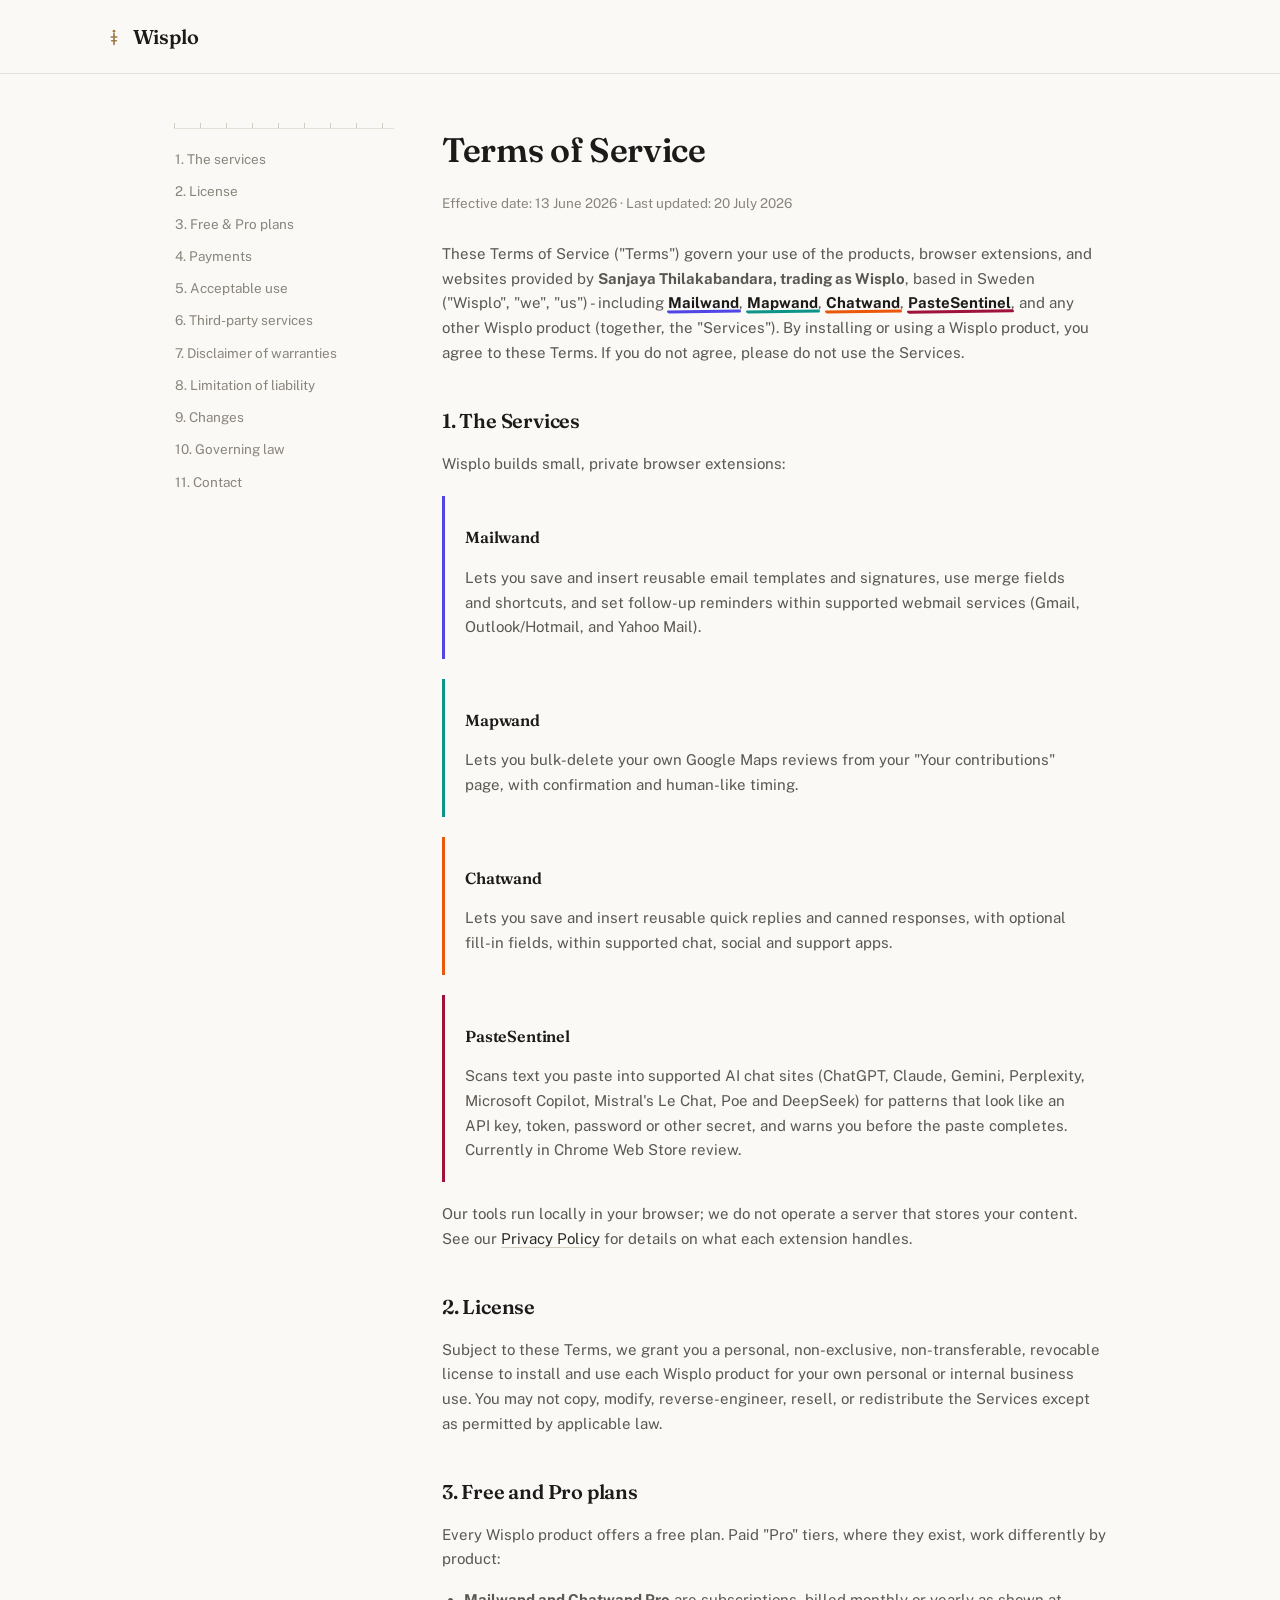
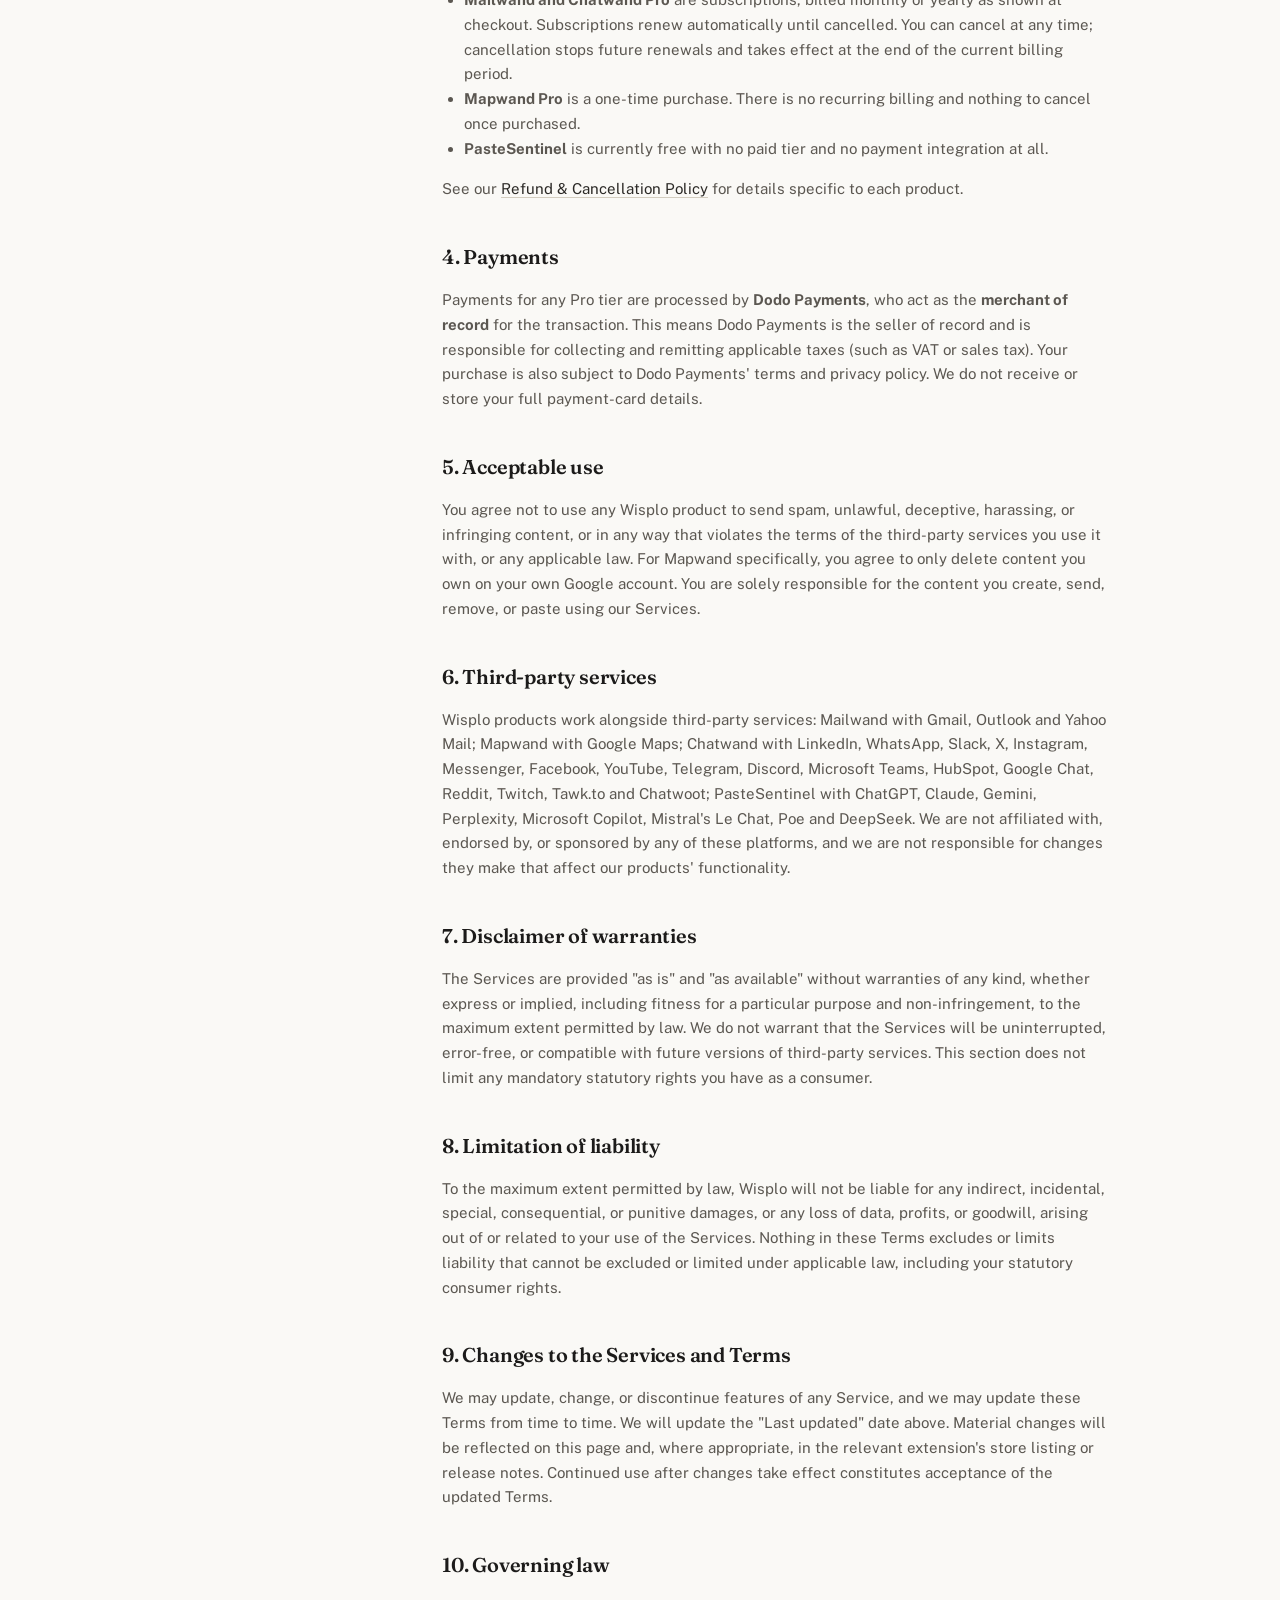
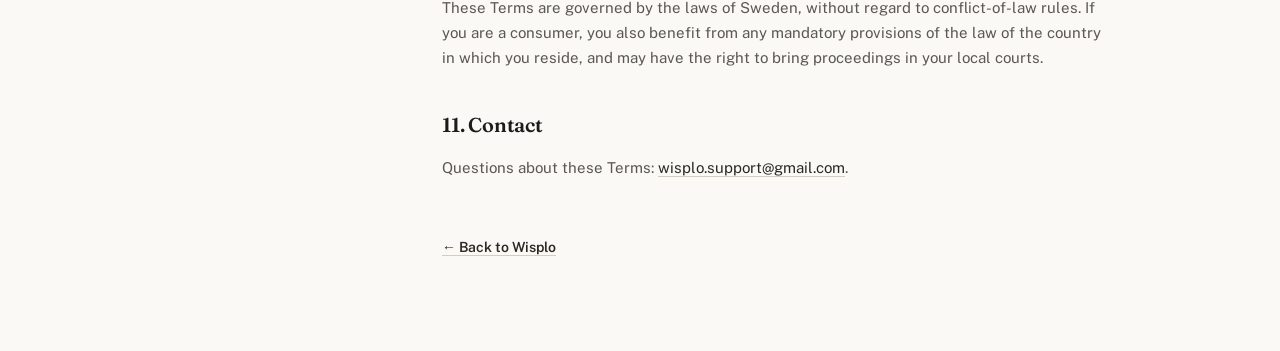
<file: terms.html>
<!DOCTYPE html>
<html lang="en">
<head>
<meta charset="utf-8" />
<meta name="viewport" content="width=device-width, initial-scale=1" />
<title>Terms of Service - Wisplo</title>
<meta name="description" content="Terms of Service for Wisplo's Chrome extensions: Mailwand, Mapwand and Chatwand." />
<meta name="robots" content="noindex, follow" />
<link rel="canonical" href="https://wisplo.github.io/terms.html" />
<link rel="icon" href="data:image/svg+xml,%3Csvg xmlns='http://www.w3.org/2000/svg' viewBox='0 0 24 24' fill='none' stroke='%231c1b1a' stroke-width='2' stroke-linecap='round'%3E%3Ccircle cx='12' cy='5' r='1.6' fill='%231c1b1a' stroke='none'/%3E%3Cline x1='12' y1='8' x2='12' y2='21'/%3E%3Cline x1='8.7' y1='12' x2='15.3' y2='12'/%3E%3Cline x1='9.3' y1='16.5' x2='14.7' y2='16.5'/%3E%3C/svg%3E" />
<link rel="preconnect" href="https://fonts.googleapis.com" />
<link rel="preconnect" href="https://fonts.gstatic.com" crossorigin />
<link href="https://fonts.googleapis.com/css2?family=Fraunces:opsz,wght@9..144,500;9..144,600&family=Public+Sans:wght@400;500;600;700&family=IBM+Plex+Mono:wght@500&display=swap" rel="stylesheet" />
<link rel="stylesheet" href="styles.css" />
</head>
<body>

<div class="top-min"><div class="wrap"><a class="brand" href="index.html">
  <svg viewBox="0 0 24 24" width="20" height="20" fill="none" stroke="currentColor" stroke-width="2" stroke-linecap="round"><circle cx="12" cy="5" r="1.6" fill="currentColor" stroke="none"/><line x1="12" y1="8" x2="12" y2="21"/><line x1="8.7" y1="12" x2="15.3" y2="12"/><line x1="9.3" y1="16.5" x2="14.7" y2="16.5"/></svg>
  Wisplo
</a></div></div>

<div class="legal-layout">
  <nav class="legal-toc">
    <div class="tick-rule tick-rule--tight"></div>
    <a href="#services">1. The services</a>
    <a href="#license">2. License</a>
    <a href="#plans">3. Free &amp; Pro plans</a>
    <a href="#payments">4. Payments</a>
    <a href="#use">5. Acceptable use</a>
    <a href="#third-party">6. Third-party services</a>
    <a href="#warranty">7. Disclaimer of warranties</a>
    <a href="#liability">8. Limitation of liability</a>
    <a href="#changes">9. Changes</a>
    <a href="#law">10. Governing law</a>
    <a href="#contact">11. Contact</a>
  </nav>

  <div class="legal-body">
    <h1>Terms of Service</h1>
    <p class="meta">Effective date: 13 June 2026 &middot; Last updated: 20 July 2026</p>

    <p>These Terms of Service ("Terms") govern your use of the products, browser extensions, and websites provided by <strong>Sanjaya Thilakabandara, trading as Wisplo</strong>, based in Sweden ("Wisplo", "we", "us") - including <span class="mark mark--mailwand">Mailwand</span>, <span class="mark mark--mapwand">Mapwand</span>, <span class="mark mark--chatwand">Chatwand</span>, <span class="mark mark--pastesentinel">PasteSentinel</span>, and any other Wisplo product (together, the "Services"). By installing or using a Wisplo product, you agree to these Terms. If you do not agree, please do not use the Services.</p>

    <h2 id="services">1. The Services</h2>
    <p>Wisplo builds small, private browser extensions:</p>
    <div class="product-block product-block--mailwand">
      <h3>Mailwand</h3>
      <p>Lets you save and insert reusable email templates and signatures, use merge fields and shortcuts, and set follow-up reminders within supported webmail services (Gmail, Outlook/Hotmail, and Yahoo Mail).</p>
    </div>
    <div class="product-block product-block--mapwand">
      <h3>Mapwand</h3>
      <p>Lets you bulk-delete your own Google Maps reviews from your "Your contributions" page, with confirmation and human-like timing.</p>
    </div>
    <div class="product-block product-block--chatwand">
      <h3>Chatwand</h3>
      <p>Lets you save and insert reusable quick replies and canned responses, with optional fill-in fields, within supported chat, social and support apps.</p>
    </div>
    <div class="product-block product-block--pastesentinel">
      <h3>PasteSentinel</h3>
      <p>Scans text you paste into supported AI chat sites (ChatGPT, Claude, Gemini, Perplexity, Microsoft Copilot, Mistral's Le Chat, Poe and DeepSeek) for patterns that look like an API key, token, password or other secret, and warns you before the paste completes. Currently in Chrome Web Store review.</p>
    </div>
    <p>Our tools run locally in your browser; we do not operate a server that stores your content. See our <a href="privacy-policy.html">Privacy Policy</a> for details on what each extension handles.</p>

    <h2 id="license">2. License</h2>
    <p>Subject to these Terms, we grant you a personal, non-exclusive, non-transferable, revocable license to install and use each Wisplo product for your own personal or internal business use. You may not copy, modify, reverse-engineer, resell, or redistribute the Services except as permitted by applicable law.</p>

    <h2 id="plans">3. Free and Pro plans</h2>
    <p>Every Wisplo product offers a free plan. Paid "Pro" tiers, where they exist, work differently by product:</p>
    <ul>
      <li><strong>Mailwand and Chatwand Pro</strong> are subscriptions, billed monthly or yearly as shown at checkout. Subscriptions renew automatically until cancelled. You can cancel at any time; cancellation stops future renewals and takes effect at the end of the current billing period.</li>
      <li><strong>Mapwand Pro</strong> is a one-time purchase. There is no recurring billing and nothing to cancel once purchased.</li>
      <li><strong>PasteSentinel</strong> is currently free with no paid tier and no payment integration at all.</li>
    </ul>
    <p>See our <a href="refund.html">Refund &amp; Cancellation Policy</a> for details specific to each product.</p>

    <h2 id="payments">4. Payments</h2>
    <p>Payments for any Pro tier are processed by <strong>Dodo Payments</strong>, who act as the <strong>merchant of record</strong> for the transaction. This means Dodo Payments is the seller of record and is responsible for collecting and remitting applicable taxes (such as VAT or sales tax). Your purchase is also subject to Dodo Payments' terms and privacy policy. We do not receive or store your full payment-card details.</p>

    <h2 id="use">5. Acceptable use</h2>
    <p>You agree not to use any Wisplo product to send spam, unlawful, deceptive, harassing, or infringing content, or in any way that violates the terms of the third-party services you use it with, or any applicable law. For Mapwand specifically, you agree to only delete content you own on your own Google account. You are solely responsible for the content you create, send, remove, or paste using our Services.</p>

    <h2 id="third-party">6. Third-party services</h2>
    <p>Wisplo products work alongside third-party services: Mailwand with Gmail, Outlook and Yahoo Mail; Mapwand with Google Maps; Chatwand with LinkedIn, WhatsApp, Slack, X, Instagram, Messenger, Facebook, YouTube, Telegram, Discord, Microsoft Teams, HubSpot, Google Chat, Reddit, Twitch, Tawk.to and Chatwoot; PasteSentinel with ChatGPT, Claude, Gemini, Perplexity, Microsoft Copilot, Mistral's Le Chat, Poe and DeepSeek. We are not affiliated with, endorsed by, or sponsored by any of these platforms, and we are not responsible for changes they make that affect our products' functionality.</p>

    <h2 id="warranty">7. Disclaimer of warranties</h2>
    <p>The Services are provided "as is" and "as available" without warranties of any kind, whether express or implied, including fitness for a particular purpose and non-infringement, to the maximum extent permitted by law. We do not warrant that the Services will be uninterrupted, error-free, or compatible with future versions of third-party services. This section does not limit any mandatory statutory rights you have as a consumer.</p>

    <h2 id="liability">8. Limitation of liability</h2>
    <p>To the maximum extent permitted by law, Wisplo will not be liable for any indirect, incidental, special, consequential, or punitive damages, or any loss of data, profits, or goodwill, arising out of or related to your use of the Services. Nothing in these Terms excludes or limits liability that cannot be excluded or limited under applicable law, including your statutory consumer rights.</p>

    <h2 id="changes">9. Changes to the Services and Terms</h2>
    <p>We may update, change, or discontinue features of any Service, and we may update these Terms from time to time. We will update the "Last updated" date above. Material changes will be reflected on this page and, where appropriate, in the relevant extension's store listing or release notes. Continued use after changes take effect constitutes acceptance of the updated Terms.</p>

    <h2 id="law">10. Governing law</h2>
    <p>These Terms are governed by the laws of Sweden, without regard to conflict-of-law rules. If you are a consumer, you also benefit from any mandatory provisions of the law of the country in which you reside, and may have the right to bring proceedings in your local courts.</p>

    <h2 id="contact">11. Contact</h2>
    <p>Questions about these Terms: <a href="mailto:wisplo.support@gmail.com">wisplo.support@gmail.com</a>.</p>

    <a class="back-link" href="index.html">&larr; Back to Wisplo</a>
  </div>
</div>

</body>
</html>
</file>
<file: styles.css>
/* ==========================================================================
   Wisplo shared design system
   Signature devices: the tick-rule (a ruler/gauge divider) and the mark
   (a pen-stroke underline in a product's accent color) - both derived from
   the "small precision instrument" idea behind every Wisplo product name
   ending in "-wand".
   ========================================================================== */

:root {
  /* Neutral base - warm paper, not stark white */
  --paper: #faf9f6;
  --paper-raised: #ffffff;
  --ink: #1c1b1a;
  --ink-soft: #5b5751;
  --ink-faint: #8a857c;
  --hairline: #e4e0d8;
  --hairline-strong: #d3cdc0;

  /* Wisplo (studio-level) accent - restrained, not a product color */
  --studio: #2b2926;
  --studio-brass: #9c7a44;

  /* Product accents - match each extension's live icon/UI, do not change */
  --mailwand: #4f46e5;
  --mailwand-soft: #eef2ff;
  --mapwand: #0d9488;
  --mapwand-soft: #ecfdf9;
  --chatwand: #ea580c;
  --chatwand-soft: #fff3ea;
  --pastesentinel: #9f1239;
  --pastesentinel-soft: #fdf2f4;

  --radius-sm: 8px;
  --radius-md: 14px;
  --radius-lg: 20px;

  --space-1: 4px;
  --space-2: 8px;
  --space-3: 14px;
  --space-4: 22px;
  --space-5: 34px;
  --space-6: 54px;
  --space-7: 86px;

  --shadow-sm: 0 1px 2px rgba(28, 27, 26, 0.05);
  --shadow-md: 0 10px 30px rgba(28, 27, 26, 0.08);

  --font-display: "Fraunces", "Iowan Old Style", Georgia, serif;
  --font-body: "Public Sans", -apple-system, "Segoe UI", Roboto, Arial, sans-serif;
  --font-mono: "IBM Plex Mono", ui-monospace, "SF Mono", Menlo, monospace;

  color-scheme: light;
}

* {
  box-sizing: border-box;
}

html {
  scroll-behavior: smooth;
}

@media (prefers-reduced-motion: reduce) {
  html {
    scroll-behavior: auto;
  }
  * {
    animation-duration: 0.01ms !important;
    animation-iteration-count: 1 !important;
    transition-duration: 0.01ms !important;
  }
}

body {
  margin: 0;
  background: var(--paper);
  color: var(--ink-soft);
  font-family: var(--font-body);
  font-size: 16px;
  line-height: 1.65;
  -webkit-font-smoothing: antialiased;
}

a {
  color: var(--studio);
  text-decoration-color: var(--hairline-strong);
  text-underline-offset: 3px;
}
a:hover {
  text-decoration-color: currentColor;
}

::selection {
  background: var(--studio-brass);
  color: #fff;
}

:focus-visible {
  outline: 2px solid var(--studio-brass);
  outline-offset: 3px;
  border-radius: 3px;
}

h1, h2, h3 {
  font-family: var(--font-display);
  color: var(--ink);
  font-weight: 600;
  letter-spacing: -0.01em;
  margin: 0;
}

code, .mono {
  font-family: var(--font-mono);
  font-size: 0.88em;
  background: var(--paper-raised);
  border: 1px solid var(--hairline);
  padding: 1px 6px;
  border-radius: 5px;
  color: var(--ink);
}

.wrap {
  max-width: 1120px;
  margin: 0 auto;
  padding: 0 24px;
}
.wrap--narrow {
  max-width: 760px;
}

/* -------------------------------------------------------------------------
   Product "mark" - a pen-stroke underline in the product's accent color.
   Usage: <span class="mark mark--mailwand">Mailwand</span>
   ------------------------------------------------------------------------- */
.mark {
  position: relative;
  white-space: nowrap;
  font-weight: 700;
  color: var(--ink);
}
.mark::after {
  content: "";
  position: absolute;
  left: -1%;
  right: -3%;
  bottom: -0.1em;
  height: 0.1em;
  min-height: 3px;
  border-radius: 2px 4px 3px 5px;
  transform: rotate(-0.7deg);
  background: var(--mark-color, var(--studio-brass));
}
.mark--mailwand { --mark-color: var(--mailwand); }
.mark--mapwand { --mark-color: var(--mapwand); }
.mark--chatwand { --mark-color: var(--chatwand); }
.mark--pastesentinel { --mark-color: var(--pastesentinel); }

/* -------------------------------------------------------------------------
   Tick-rule - a ruler/gauge divider used site-wide instead of a plain
   hairline. Purely CSS: a row of ticks sitting on a baseline.
   ------------------------------------------------------------------------- */
.tick-rule {
  height: 10px;
  border-bottom: 1px solid var(--hairline);
  background-image: repeating-linear-gradient(
    to right,
    var(--hairline-strong) 0,
    var(--hairline-strong) 1px,
    transparent 1px,
    transparent 26px
  );
  background-position: bottom left;
  background-size: auto 8px;
  background-repeat: repeat-x;
  margin: 0;
}
.tick-rule--tight {
  height: 7px;
  background-size: auto 5px;
}

/* -------------------------------------------------------------------------
   Nav
   ------------------------------------------------------------------------- */
header.nav {
  position: sticky;
  top: 0;
  z-index: 30;
  background: rgba(250, 249, 246, 0.86);
  backdrop-filter: blur(10px);
  border-bottom: 1px solid var(--hairline);
}
.nav-inner {
  display: flex;
  align-items: center;
  justify-content: space-between;
  height: 66px;
}
.brand {
  display: flex;
  align-items: center;
  gap: 9px;
  font-family: var(--font-display);
  font-weight: 600;
  font-size: 20px;
  color: var(--ink);
  text-decoration: none;
}
.brand:hover {
  text-decoration: none;
}
.brand svg {
  flex: none;
  color: var(--studio-brass);
}
.brand small {
  font-family: var(--font-body);
  font-weight: 600;
  color: var(--ink-faint);
  font-size: 12.5px;
  margin-left: 2px;
}
.nav-links {
  display: flex;
  align-items: center;
  gap: 26px;
  font-size: 14.5px;
  font-weight: 600;
}
.nav-links a:not(.btn) {
  color: var(--ink-soft);
  text-decoration: none;
}
.nav-links a:not(.btn):hover {
  color: var(--ink);
}
@media (max-width: 700px) {
  .nav-links a:not(.btn) {
    display: none;
  }
}
@media (max-width: 400px) {
  .brand small {
    display: none;
  }
}

/* -------------------------------------------------------------------------
   Buttons
   ------------------------------------------------------------------------- */
.btn {
  display: inline-flex;
  align-items: center;
  gap: 8px;
  background: var(--studio);
  color: #fff;
  font-family: var(--font-body);
  font-weight: 700;
  font-size: 14.5px;
  padding: 12px 22px;
  border-radius: 10px;
  border: 1px solid var(--studio);
  cursor: pointer;
  text-decoration: none;
  transition: transform 120ms ease, box-shadow 120ms ease, background 120ms ease;
}
.btn:hover {
  text-decoration: none;
  transform: translateY(-1px);
  box-shadow: var(--shadow-md);
}
.btn:active {
  transform: translateY(0);
}
.btn.ghost {
  background: transparent;
  color: var(--ink);
  border: 1px solid var(--hairline-strong);
}
.btn.ghost:hover {
  background: var(--paper-raised);
  border-color: var(--ink-faint);
}
.btn--accent {
  --accent: var(--studio-brass);
  background: var(--accent);
  border-color: var(--accent);
  color: #fff;
}

/* -------------------------------------------------------------------------
   Sections / type scale
   ------------------------------------------------------------------------- */
section {
  padding: var(--space-6) 0;
}
.eyebrow {
  display: inline-flex;
  align-items: center;
  gap: 8px;
  font-family: var(--font-mono);
  font-size: 12.5px;
  letter-spacing: 0.04em;
  color: var(--ink-faint);
  text-transform: uppercase;
  margin-bottom: var(--space-3);
}
h2.sec {
  font-size: 32px;
  margin: 0 0 10px;
  text-align: center;
}
p.sub {
  font-size: 16.5px;
  color: var(--ink-faint);
  text-align: center;
  max-width: 600px;
  margin: 0 auto var(--space-5);
}
.alt {
  background: var(--paper-raised);
  border-top: 1px solid var(--hairline);
  border-bottom: 1px solid var(--hairline);
}

/* -------------------------------------------------------------------------
   Cards / grids
   ------------------------------------------------------------------------- */
.grid {
  display: grid;
  grid-template-columns: repeat(3, 1fr);
  gap: 20px;
}
@media (max-width: 820px) {
  .grid { grid-template-columns: 1fr 1fr; }
}
@media (max-width: 560px) {
  .grid { grid-template-columns: 1fr; }
}
.card {
  border: 1px solid var(--hairline);
  border-radius: var(--radius-md);
  padding: 26px;
  background: var(--paper-raised);
}
.card .ic {
  width: 40px;
  height: 40px;
  border-radius: 10px;
  display: flex;
  align-items: center;
  justify-content: center;
  margin-bottom: 16px;
  font-size: 19px;
  background: var(--paper);
  border: 1px solid var(--hairline);
}
.card h3 {
  font-size: 17.5px;
  margin: 0 0 7px;
}
.card p {
  margin: 0;
  font-size: 14.75px;
  color: var(--ink-soft);
}

/* Steps */
.steps {
  display: grid;
  grid-template-columns: repeat(3, 1fr);
  gap: 20px;
}
@media (max-width: 700px) {
  .steps { grid-template-columns: 1fr; }
}
.step {
  padding: 26px;
  background: var(--paper-raised);
  border: 1px solid var(--hairline);
  border-radius: var(--radius-md);
}
.step .n {
  font-family: var(--font-display);
  font-size: 22px;
  font-weight: 600;
  color: var(--accent, var(--studio-brass));
  margin-bottom: 10px;
}
.step h3 {
  font-size: 16.5px;
  margin: 0 0 6px;
}
.step p {
  margin: 0;
  font-size: 14.5px;
}

/* Pricing */
.prices {
  display: grid;
  grid-template-columns: 1fr 1fr;
  gap: 22px;
  max-width: 760px;
  margin: 0 auto;
}
@media (max-width: 680px) {
  .prices { grid-template-columns: 1fr; }
}
.price {
  border: 1px solid var(--hairline);
  border-radius: var(--radius-lg);
  padding: 30px;
  background: var(--paper-raised);
  position: relative;
}
.price.feature {
  border: 1.5px solid var(--accent, var(--studio-brass));
  box-shadow: var(--shadow-md);
}
.price .tag {
  position: absolute;
  top: -12px;
  right: 24px;
  background: var(--accent, var(--studio-brass));
  color: #fff;
  font-size: 11.5px;
  font-weight: 700;
  padding: 4px 12px;
  border-radius: 999px;
}
.price h3 {
  font-size: 19px;
  margin: 0 0 4px;
}
.price .amt {
  font-family: var(--font-display);
  font-size: 34px;
  font-weight: 600;
  color: var(--ink);
  margin: 6px 0 2px;
}
.price .amt small {
  font-family: var(--font-body);
  font-size: 14.5px;
  font-weight: 600;
  color: var(--ink-faint);
}
.price ul {
  list-style: none;
  padding: 0;
  margin: 16px 0 0;
}
.price li {
  padding: 6px 0 6px 26px;
  position: relative;
  font-size: 14.5px;
}
.price li::before {
  content: "";
  position: absolute;
  left: 0;
  top: 13px;
  width: 8px;
  height: 8px;
  border-radius: 2px;
  background: var(--accent, var(--studio-brass));
}
.price .vat {
  font-size: 12px;
  color: var(--ink-faint);
  margin-top: 14px;
}

/* FAQ */
.faq {
  max-width: 760px;
  margin: 0 auto;
}
details {
  border: 1px solid var(--hairline);
  border-radius: 12px;
  margin-bottom: 12px;
  background: var(--paper-raised);
  overflow: hidden;
}
summary {
  cursor: pointer;
  padding: 17px 22px;
  font-weight: 700;
  color: var(--ink);
  font-size: 15.5px;
  list-style: none;
}
summary::-webkit-details-marker {
  display: none;
}
summary::after {
  content: "+";
  float: right;
  color: var(--accent, var(--studio-brass));
  font-weight: 800;
  font-family: var(--font-display);
}
details[open] summary::after {
  content: "\2212";
}
details .a {
  padding: 0 22px 20px;
  font-size: 14.5px;
  color: var(--ink-soft);
}

/* CTA band */
.cta-band {
  background: var(--paper-raised);
  border-top: 3px solid var(--accent, var(--studio-brass));
  text-align: center;
  padding: 60px 0;
}
.cta-band h2 {
  font-size: 30px;
  margin: 0 0 10px;
}
.cta-band p {
  color: var(--ink-faint);
  margin: 0 0 26px;
  font-size: 16px;
}

.badge {
  display: inline-block;
  font-size: 11px;
  font-weight: 700;
  padding: 4px 10px;
  border-radius: 999px;
  background: var(--paper);
  border: 1px solid var(--hairline);
  color: var(--ink-faint);
}

/* Platform chips */
.chips {
  display: flex;
  flex-wrap: wrap;
  gap: 10px;
  justify-content: center;
  max-width: 820px;
  margin: 0 auto;
}
.chips span {
  background: var(--paper-raised);
  border: 1px solid var(--hairline);
  border-radius: 999px;
  padding: 8px 16px;
  font-size: 13.5px;
  font-weight: 600;
  color: var(--ink-soft);
}

/* -------------------------------------------------------------------------
   Footer
   ------------------------------------------------------------------------- */
footer.site {
  background: var(--studio);
  color: #cfcbc2;
  padding: 54px 0 32px;
  font-size: 14px;
}
footer.site a {
  color: #e8e2d3;
  text-decoration: none;
}
footer.site a:hover {
  text-decoration: underline;
}
footer.site .cols {
  display: flex;
  justify-content: space-between;
  flex-wrap: wrap;
  gap: 30px;
  margin-bottom: 32px;
}
footer.site .brand {
  color: #fff;
}
footer.site .brand svg {
  color: var(--studio-brass);
}
footer.site h4 {
  color: #fff;
  font-size: 12.5px;
  text-transform: uppercase;
  letter-spacing: 0.07em;
  margin: 0 0 14px;
  font-family: var(--font-body);
}
footer.site ul {
  list-style: none;
  padding: 0;
  margin: 0;
}
footer.site li {
  margin-bottom: 9px;
}
footer.site .legal {
  border-top: 1px solid #423e38;
  padding-top: 22px;
  color: #8f897d;
  font-size: 12.75px;
  line-height: 1.7;
}

/* -------------------------------------------------------------------------
   Legal pages
   ------------------------------------------------------------------------- */
.legal-layout {
  display: grid;
  grid-template-columns: 220px 1fr;
  gap: 48px;
  align-items: start;
  max-width: 980px;
  margin: 0 auto;
  padding: 48px 24px 90px;
}
@media (max-width: 820px) {
  .legal-layout {
    grid-template-columns: 1fr;
  }
}
.legal-toc {
  position: sticky;
  top: 90px;
  font-size: 13.5px;
}
.legal-toc .tick-rule {
  margin-bottom: 14px;
}
.legal-toc a {
  display: block;
  padding: 5px 0;
  color: var(--ink-faint);
  text-decoration: none;
  border-left: 2px solid transparent;
  padding-left: 12px;
  margin-left: -13px;
}
.legal-toc a:hover {
  color: var(--ink);
  border-left-color: var(--studio-brass);
}
.legal-body h1 {
  font-size: 34px;
  margin-bottom: 8px;
}
.legal-body .meta {
  color: var(--ink-faint);
  font-size: 13.5px;
  margin-bottom: 28px;
}
.legal-body h2 {
  font-size: 20px;
  margin-top: 38px;
  margin-bottom: 10px;
  scroll-margin-top: 90px;
}
.legal-body h3 {
  font-size: 16px;
  margin-top: 24px;
  margin-bottom: 8px;
}
.legal-body p, .legal-body li {
  font-size: 15px;
}
.legal-body ul {
  padding-left: 22px;
}
.legal-body .box {
  background: var(--paper-raised);
  border: 1px solid var(--hairline);
  border-left: 3px solid var(--studio-brass);
  border-radius: 10px;
  padding: 16px 20px;
}
.legal-body .product-block {
  border-left: 3px solid var(--hairline-strong);
  padding: 4px 20px;
  margin: 20px 0;
}
.legal-body .product-block--mailwand { border-left-color: var(--mailwand); }
.legal-body .product-block--mapwand { border-left-color: var(--mapwand); }
.legal-body .product-block--chatwand { border-left-color: var(--chatwand); }
.legal-body .product-block--pastesentinel { border-left-color: var(--pastesentinel); }

/* Per-product accordion used on the privacy page's consolidated details section */
.legal-body details.product-detail summary {
  display: flex;
  align-items: center;
  gap: 10px;
}
.legal-body details.product-detail summary::after {
  color: var(--detail-accent, var(--studio-brass));
}
.legal-body details.product-detail[open] {
  border-color: var(--detail-accent, var(--hairline));
}
.legal-body details.product-detail .a h4 {
  font-family: var(--font-body);
  font-size: 13.5px;
  text-transform: uppercase;
  letter-spacing: 0.04em;
  color: var(--ink-faint);
  margin: 18px 0 8px;
}
.legal-body details.product-detail .a h4:first-child {
  margin-top: 4px;
}
.legal-body hr {
  border: none;
  border-top: 1px solid var(--hairline);
  margin: 40px 0 20px;
}
.back-link {
  display: inline-block;
  margin-top: 40px;
  font-size: 14px;
  font-weight: 600;
}

/* Minimal top bar used on legal pages instead of the full nav */
.top-min {
  border-bottom: 1px solid var(--hairline);
}
.top-min .wrap {
  padding-top: 20px;
  padding-bottom: 20px;
}
</file>
